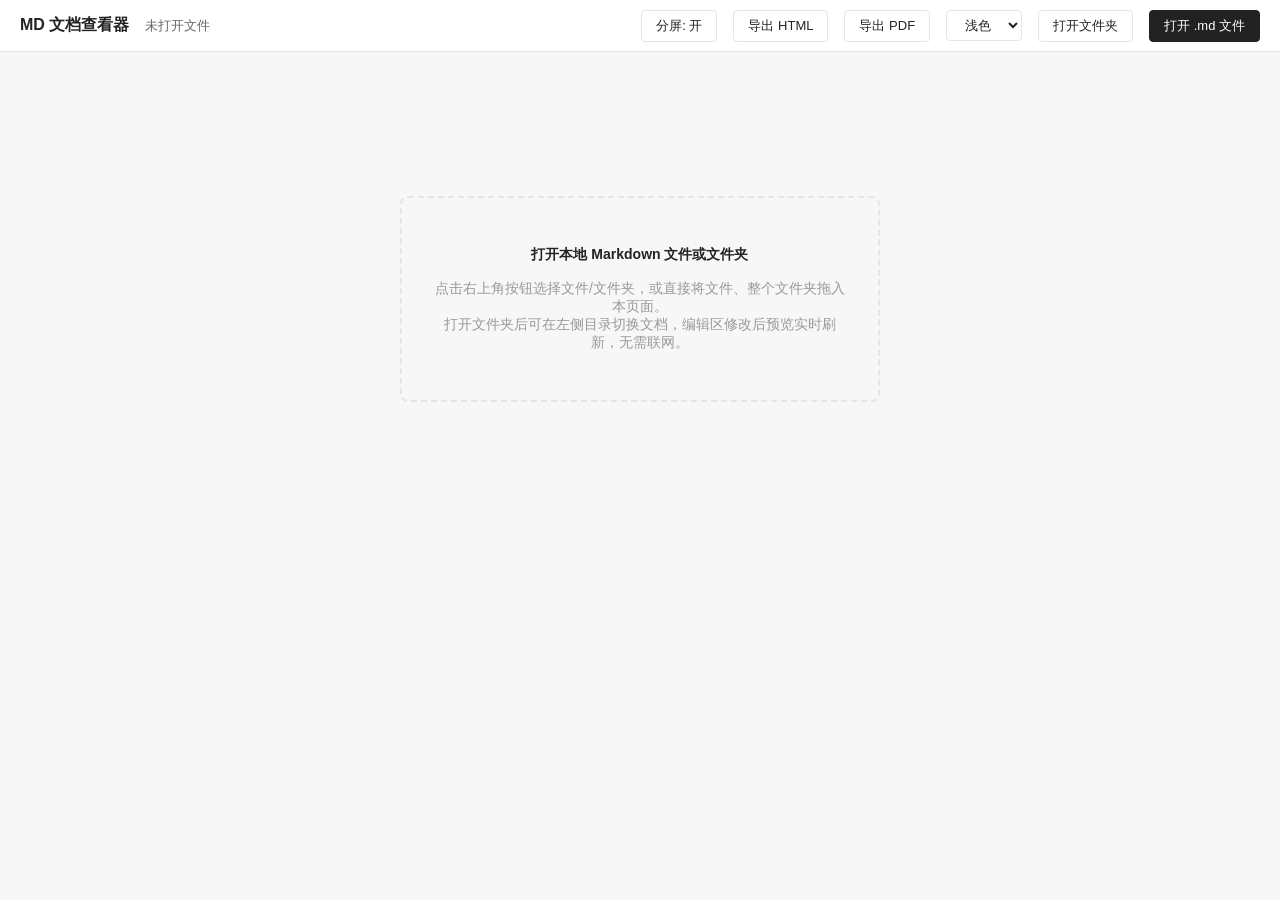
<file: tools/MD文档查看器.html>
<!DOCTYPE html>
<html lang="zh-CN">
<head>
<meta charset="UTF-8">
<title>MD 文档查看器</title>
<style>
  * { margin: 0; padding: 0; box-sizing: border-box; }
  body { background: #f7f7f8; color: #222222; font-family: "Microsoft YaHei", "PingFang SC", sans-serif; height: 100vh; display: flex; flex-direction: column; overflow: hidden; }

  .topbar { background: #ffffff; border-bottom: 1px solid #e5e5e5; padding: 0 20px; height: 52px; display: flex; align-items: center; gap: 16px; flex-shrink: 0; }
  .topbar .title { font-size: 16px; font-weight: bold; }
  .topbar .filename { color: #666666; font-size: 13px; white-space: nowrap; overflow: hidden; text-overflow: ellipsis; flex: 1; }
  .topbar .filename.file-changed { color: #e67e22; cursor: pointer; animation: fileChangedPulse 1.2s ease-in-out infinite; }
  .topbar .filename.file-changed::after { content: " ⟳ 已更新，点击重新加载"; color: #e67e22; }
  @keyframes fileChangedPulse { 50% { opacity: .5; } }
  .topbar .file-mtime { color: #999999; font-size: 12px; white-space: nowrap; }
  .toast { position: fixed; top: 64px; left: 50%; transform: translateX(-50%) translateY(-8px); background: #222222; color: #ffffff; font-size: 13px; padding: 8px 18px; border-radius: 6px; opacity: 0; pointer-events: none; transition: opacity .25s, transform .25s; z-index: 1002; }
  .toast.show { opacity: 1; transform: translateX(-50%) translateY(0); }
  .topbar .filename.file-missing { color: #c0392b; cursor: pointer; }
  .topbar .filename.file-missing::after { content: " 文件已丢失，点击重新打开"; color: #c0392b; }
  .topbar .filename.file-retry { color: #c0392b; }
  .topbar .filename.file-retry::after { content: " 文件读取失败，正在重试…"; color: #c0392b; }
  .btn { border: 1px solid #e5e5e5; background: #ffffff; color: #222222; font-size: 13px; padding: 6px 14px; cursor: pointer; border-radius: 4px; }
  .btn:hover { background: #f5f5f5; }
  .btn-primary { background: #222222; color: #ffffff; border-color: #222222; }
  .btn-primary:hover { background: #444444; }

  .main { flex: 1; display: flex; overflow: hidden; }
  .pane { flex: 1; overflow: auto; padding: 24px 32px; }
  .editor-pane { border-right: 1px solid #e5e5e5; background: #ffffff; }
  .preview-pane { background: #f7f7f8; }
  #editor { width: 100%; height: 100%; border: none; outline: none; resize: none; font-family: Consolas, "Courier New", monospace; font-size: 14px; line-height: 1.7; color: #222222; background: transparent; }
  #preview { max-width: 860px; margin: 0 auto; background: #ffffff; border: 1px solid #e5e5e5; border-radius: 6px; padding: 32px 40px; line-height: 1.75; font-size: 14px; }

  .empty-tip { color: #999999; text-align: center; padding-top: 120px; font-size: 14px; }
  .empty-tip .drop { border: 2px dashed #e5e5e5; border-radius: 8px; padding: 48px 32px; margin: 0 auto; max-width: 480px; }
  .empty-tip b { color: #222222; }

  body.dragging::after { content: "松开鼠标打开文件或文件夹"; position: fixed; inset: 0; background: rgba(0,0,0,.35); color: #fff; font-size: 22px; display: flex; align-items: center; justify-content: center; z-index: 99; }

  #preview h1 { font-size: 24px; border-bottom: 2px solid #e5e5e5; padding-bottom: 10px; margin: 24px 0 16px; }
  #preview h2 { font-size: 20px; border-bottom: 1px solid #e5e5e5; padding-bottom: 8px; margin: 22px 0 14px; }
  #preview h3 { font-size: 17px; margin: 20px 0 12px; }
  #preview h4, #preview h5, #preview h6 { font-size: 15px; margin: 16px 0 10px; }
  #preview p { margin: 10px 0; }
  #preview ul, #preview ol { margin: 10px 0 10px 24px; }
  #preview li { margin: 4px 0; }
  #preview blockquote { border-left: 4px solid #cccccc; background: #f8f8f8; padding: 8px 16px; margin: 12px 0; color: #666666; }
  #preview code { font-family: Consolas, "Courier New", monospace; background: #f2f2f3; border: 1px solid #e5e5e5; border-radius: 3px; padding: 1px 5px; font-size: 13px; }
  #preview pre { background: #f8f8f8; border: 1px solid #e5e5e5; border-radius: 6px; padding: 14px 16px; overflow: auto; margin: 12px 0; }
  #preview pre code { background: none; border: none; padding: 0; }
  #preview table { border-collapse: collapse; width: 100%; margin: 12px 0; }
  #preview th, #preview td { border: 1px solid #e5e5e5; padding: 7px 12px; text-align: left; }
  #preview th { background: #f8f8f8; }
  #preview tr:hover td { background: #fafafa; }
  #preview hr { border: none; border-top: 1px solid #e5e5e5; margin: 18px 0; }
  #preview a { color: #222222; }
  #preview img { max-width: 100%; }
  .mermaid-block { position: relative; background: #ffffff; border: 1px solid #e5e5e5; border-radius: 6px; padding: 16px; margin: 12px 0; text-align: center; overflow: auto; }
  #preview.dark-diagram .mermaid-block { background: #141c2b; border-color: #2a3548; }
  .mermaid-block svg { max-width: 100%; }
  .mermaid-tools { position: absolute; top: 6px; right: 6px; display: none; gap: 6px; }
  .mermaid-block:hover .mermaid-tools { display: flex; }
  .mermaid-tools button { font-size: 12px; padding: 3px 10px; border: 1px solid #e5e5e5; background: #ffffff; color: #222222; cursor: pointer; border-radius: 4px; }
  .mermaid-tools button:hover { background: #f5f5f5; }
  .mermaid-error { color: #c0392b; text-align: left; font-size: 13px; font-family: Consolas, monospace; }
  .mmd-fs-mask { position: fixed; inset: 0; background: #ffffff; z-index: 1000; overflow: hidden; }
  .mmd-fs-stage { position: absolute; inset: 0; transform-origin: 0 0; cursor: grab; }
  .mmd-fs-stage:active { cursor: grabbing; }
  .mmd-fs-stage svg { display: block; }
  .mmd-fs-close { position: fixed; top: 12px; right: 16px; z-index: 1001; font-size: 13px; padding: 6px 14px; border: 1px solid #e5e5e5; background: #ffffff; color: #222222; cursor: pointer; border-radius: 4px; }
  .mmd-fs-close:hover { background: #f5f5f5; }
  .mmd-fs-hint { position: fixed; bottom: 14px; left: 0; right: 0; text-align: center; color: #999999; font-size: 12px; pointer-events: none; }

  .sidebar { width: 240px; flex-shrink: 0; background: #fbfbfc; border-right: 1px solid #e5e5e5; overflow: auto; padding: 14px 10px; }
  .sidebar[hidden] { display: none; }
  .sidebar-head { padding: 0 6px 10px; border-bottom: 1px solid #ececec; margin-bottom: 6px; }
  .sidebar-head .folder-name { font-size: 13px; font-weight: bold; color: #222222; word-break: break-all; }
  .sidebar-head .doc-count { font-size: 12px; color: #999999; margin-top: 3px; }
  .tree-empty { color: #999999; font-size: 12px; padding: 8px 6px; line-height: 1.6; }
  .tree ul { list-style: none; margin: 0; padding-left: 14px; }
  .tree > ul { padding-left: 0; }
  .tree li { margin: 0; }
  .tree-row { display: flex; align-items: center; gap: 5px; padding: 5px 6px; border-radius: 4px; cursor: pointer; font-size: 13px; color: #333333; white-space: nowrap; overflow: hidden; }
  .tree-row:hover { background: #f0f0f2; }
  .tree-row .arrow { width: 10px; flex-shrink: 0; font-size: 10px; color: #999999; text-align: center; transition: transform .15s; }
  .tree-row .label { overflow: hidden; text-overflow: ellipsis; }
  .folder.collapsed > .tree-row .arrow { transform: rotate(-90deg); }
  .folder.collapsed > ul { display: none; }
  .file-row.active, .file-row.active:hover { background: #222222; color: #ffffff; }

  @media print {
    html, body { height: auto; overflow: visible; background: #ffffff; }
    body { display: block; }
    .topbar, .sidebar, .editor-pane, #emptyTip, .mermaid-tools, .mmd-fs-mask { display: none !important; }
    .main { display: block; overflow: visible; }
    .pane { overflow: visible; padding: 0; }
    .preview-pane { background: #ffffff; }
    #preview { max-width: none; margin: 0; padding: 0; border: none; border-radius: 0; }
    #preview h1, #preview h2, #preview h3, #preview h4, #preview h5, #preview h6 { break-after: avoid; }
    #preview pre, #preview blockquote, #preview table, #preview tr, #preview img, .mermaid-block { break-inside: avoid; }
    #preview pre { overflow: visible; white-space: pre-wrap; word-break: break-word; }
    .mermaid-block { border: none; padding: 0; overflow: visible; }
    .mermaid-block svg { max-width: 100% !important; height: auto; }
    @page { margin: 14mm 12mm; }
  }
</style>
</head>
<body>
  <div class="topbar">
    <span class="title">MD 文档查看器</span>
    <span class="filename" id="filename">未打开文件</span>
    <span class="file-mtime" id="fileMtime"></span>
    <button class="btn" id="btnSplit">分屏: 开</button>
    <button class="btn" id="btnExport">导出 HTML</button>
    <button class="btn" id="btnPdf" title="调用浏览器打印，在目标打印机中选择“另存为 PDF”">导出 PDF</button>
    <select class="btn" id="themeSel" title="Mermaid 配色主题">
      <option value="default">浅色</option>
      <option value="dark">深色</option>
      <option value="neutral">中性</option>
      <option value="forest">森林</option>
    </select>
    <button class="btn" id="btnOpenFolder">打开文件夹</button>
    <button class="btn btn-primary" id="btnOpen">打开 .md 文件</button>
    <input type="file" id="fileInput" accept=".md,.markdown,.txt" hidden>
    <input type="file" id="folderInput" webkitdirectory multiple hidden>
  </div>

  <div class="main">
    <aside class="sidebar" id="sidebar" hidden>
      <div class="sidebar-head">
        <div class="folder-name" id="folderName"></div>
        <div class="doc-count" id="docCount"></div>
      </div>
      <div class="tree" id="tree"></div>
    </aside>
    <div class="pane editor-pane" id="editorPane" style="display:none">
      <textarea id="editor" placeholder="# 在此输入或粘贴 Markdown 内容&#10;&#10;也可以点击右上角「打开 .md 文件」，或将文件拖拽到页面中" spellcheck="false"></textarea>
    </div>
    <div class="pane preview-pane" id="previewPane">
      <div class="empty-tip" id="emptyTip">
        <div class="drop">
          <b>打开本地 Markdown 文件或文件夹</b><br><br>
          点击右上角按钮选择文件/文件夹，或直接将文件、整个文件夹拖入本页面。<br>
          打开文件夹后可在左侧目录切换文档，编辑区修改后预览实时刷新，无需联网。
        </div>
      </div>
      <div id="preview" hidden></div>
    </div>
  </div>

<div class="toast" id="toast"></div>
<script src="mermaid.min.js"></script>
<script>
(function () {
  var editor = document.getElementById('editor');
  var preview = document.getElementById('preview');
  var emptyTip = document.getElementById('emptyTip');
  var filenameEl = document.getElementById('filename');
  var fileInput = document.getElementById('fileInput');
  var btnOpen = document.getElementById('btnOpen');
  var btnExport = document.getElementById('btnExport');
  var btnPdf = document.getElementById('btnPdf');
  var btnSplit = document.getElementById('btnSplit');
  var editorPane = document.getElementById('editorPane');
  var previewPane = document.getElementById('previewPane');
  var themeSel = document.getElementById('themeSel');
  var sidebar = document.getElementById('sidebar');
  var treeEl = document.getElementById('tree');
  var folderNameEl = document.getElementById('folderName');
  var docCountEl = document.getElementById('docCount');
  var btnOpenFolder = document.getElementById('btnOpenFolder');
  var folderInput = document.getElementById('folderInput');
  var fileMtimeEl = document.getElementById('fileMtime');
  var toastEl = document.getElementById('toast');

  var folderFiles = {};      // 相对路径 -> File
  var folderHandles = {};    // 相对路径 -> FileSystemFileHandle（FSA 打开时才有）
  var folderPathsLower = {}; // 小写相对路径 -> 实际相对路径
  var fileContent = {};      // 相对路径 -> 编辑后的内容
  var fileEdited = {};       // 相对路径 -> 用户是否手动编辑过
  var imageUrls = {};        // 相对路径 -> blob URL
  var blobPaths = {};        // blob URL -> 相对路径
  var currentPath = '';

  // 磁盘文件变化监测（事件驱动）：
  // 页面从失焦恢复（窗口聚焦 / 标签页切回）时重新读取文件比对内容；
  // File input / 拖拽拿到的 File 对象在文件被外部修改后读取会永久失败
  // （Chromium 校验创建时的快照元数据），因此打开文件/文件夹优先走
  // File System Access API，检查时通过 handle.getFile() 每次取全新 File。
  var watch = { file: null, handle: null, loaded: '', userEdited: false, missCount: 0 };
  var watchPending = false;
  var watchSeq = 0;

  var FONT_STACK = '"PingFang SC", "Microsoft YaHei", -apple-system, "Segoe UI", sans-serif';
  function applyMermaidTheme(name) {
    if (typeof mermaid === 'undefined') return;
    mermaid.initialize({
      startOnLoad: false,
      theme: name,
      fontFamily: FONT_STACK,
      flowchart: { htmlLabels: false, curve: 'basis', useMaxWidth: true },
      sequence: { useMaxWidth: true },
      class: { htmlLabels: false, useMaxWidth: true },
      state: { useMaxWidth: true },
      gantt: { useMaxWidth: true }
    });
    preview.classList.toggle('dark-diagram', name === 'dark');
  }

  var savedTheme = 'default';
  try { savedTheme = localStorage.getItem('mmdTheme') || 'default'; } catch (e) {}
  applyMermaidTheme(savedTheme);
  themeSel.value = savedTheme;
  themeSel.addEventListener('change', function () {
    try { localStorage.setItem('mmdTheme', themeSel.value); } catch (e) {}
    applyMermaidTheme(themeSel.value);
    refresh();
  });

  function esc(s) {
    return s.replace(/&/g, '&amp;').replace(/</g, '&lt;').replace(/>/g, '&gt;').replace(/"/g, '&quot;');
  }

  function inline(s) {
    var codes = [];
    s = s.replace(/`([^`]+)`/g, function (m, c) {
      codes.push('<code>' + esc(c) + '</code>');
      return '\u0000' + (codes.length - 1) + '\u0000';
    });
    s = esc(s);
    s = s.replace(/!\[([^\]]*)\]\(([^)]+)\)/g, function (m, alt, src) {
      var raw = src.trim();
      if (/^(https?:|data:)/i.test(raw)) return '<img src="' + raw + '" alt="' + alt + '">';
      var local = resolveImageUrl(raw);
      if (local) return '<img src="' + local + '" alt="' + alt + '">';
      return '<i>[图片: ' + alt + ']</i>';
    });
    s = s.replace(/\[([^\]]+)\]\(([^)]+)\)/g, function (m, txt, href) {
      if (!/^(https?:|mailto:|#)/i.test(href)) return txt;
      return '<a href="' + href + '" target="_blank">' + txt + '</a>';
    });
    s = s.replace(/\*\*([^*]+)\*\*/g, '<strong>$1</strong>');
    s = s.replace(/__([^_]+)__/g, '<strong>$1</strong>');
    s = s.replace(/\*([^*]+)\*/g, '<em>$1</em>');
    s = s.replace(/_([^_]+)_/g, '<em>$1</em>');
    s = s.replace(/~~([^~]+)~~/g, '<del>$1</del>');
    s = s.replace(/\u0000(\d+)\u0000/g, function (m, i) { return codes[+i]; });
    return s;
  }

  function render(src) {
    var lines = src.split(/\r?\n/);
    var html = [];
    var i = 0;
    var inList = null; // 'ul' | 'ol'
    var para = [];

    function closeList() {
      if (inList) { html.push('</' + inList + '>'); inList = null; }
    }
    function closePara() {
      if (para.length) { html.push('<p>' + inline(para.join('<br>')) + '</p>'); para = []; }
    }

    while (i < lines.length) {
      var line = lines[i];

      if (/^```/.test(line)) {
        closePara(); closeList();
        var lang = line.slice(3).trim().toLowerCase();
        var buf = [];
        i++;
        while (i < lines.length && !/^```/.test(lines[i])) { buf.push(lines[i]); i++; }
        i++;
        if (lang === 'mermaid') {
          html.push('<div class="mermaid-block" data-code="' + esc(buf.join('\n')) + '"></div>');
        } else {
          html.push('<pre><code>' + esc(buf.join('\n')) + '</code></pre>');
        }
        continue;
      }

      var h = line.match(/^(#{1,6})\s+(.*)$/);
      if (h) {
        closePara(); closeList();
        html.push('<h' + h[1].length + '>' + inline(h[2]) + '</h' + h[1].length + '>');
        i++; continue;
      }

      if (/^(-{3,}|\*{3,}|_{3,})\s*$/.test(line)) {
        closePara(); closeList();
        html.push('<hr>');
        i++; continue;
      }

      if (/^>\s?/.test(line)) {
        closePara(); closeList();
        var q = [];
        while (i < lines.length && /^>\s?/.test(lines[i])) { q.push(lines[i].replace(/^>\s?/, '')); i++; }
        html.push('<blockquote>' + render(q.join('\n')) + '</blockquote>');
        continue;
      }

      if (/^\s*\|.*\|\s*$/.test(line) && i + 1 < lines.length && /^\s*\|?\s*:?-{2,}/.test(lines[i + 1])) {
        closePara(); closeList();
        function cells(l) {
          l = l.trim().replace(/^\|/, '').replace(/\|$/, '');
          return l.split('|').map(function (c) { return c.trim(); });
        }
        var head = cells(line);
        i += 2;
        var rows = [];
        while (i < lines.length && /^\s*\|.*\|\s*$/.test(lines[i])) { rows.push(cells(lines[i])); i++; }
        html.push('<table><thead><tr>');
        head.forEach(function (c) { html.push('<th>' + inline(c) + '</th>'); });
        html.push('</tr></thead><tbody>');
        rows.forEach(function (r) {
          html.push('<tr>');
          head.forEach(function (_, ci) { html.push('<td>' + inline(r[ci] || '') + '</td>'); });
          html.push('</tr>');
        });
        html.push('</tbody></table>');
        continue;
      }

      var ul = line.match(/^(\s*)[-*+]\s+(.*)$/);
      var ol = line.match(/^(\s*)\d+[.)]\s+(.*)$/);
      if (ul || ol) {
        closePara();
        var type = ul ? 'ul' : 'ol';
        if (inList !== type) { closeList(); html.push('<' + type + '>'); inList = type; }
        html.push('<li>' + inline((ul || ol)[2]) + '</li>');
        i++; continue;
      }

      if (line.trim() === '') {
        closePara(); closeList();
        i++; continue;
      }

      closeList();
      para.push(line.trim());
      i++;
    }
    closePara(); closeList();
    return html.join('\n');
  }

  function refresh() {
    var has = editor.value.trim().length > 0;
    emptyTip.hidden = has;
    preview.hidden = !has;
    if (has) preview.innerHTML = render(editor.value);
    renderMermaid();
  }

  var mmdSeq = 0;
  async function renderMermaid() {
    if (typeof mermaid === 'undefined') return;
    var els = preview.querySelectorAll('.mermaid-block');
    for (var idx = 0; idx < els.length; idx++) {
      var el = els[idx];
      if (el.dataset.rendered) continue;
      el.dataset.rendered = '1';
      var id = 'mmd-' + (++mmdSeq);
      try {
        var r = await mermaid.render(id, el.getAttribute('data-code'));
        el.innerHTML = r.svg;
        addMermaidTools(el);
      } catch (e) {
        el.removeAttribute('data-rendered');
        el.innerHTML = '<div class="mermaid-error">Mermaid 语法错误：' + esc(String(e && e.message || e)) + '</div>';
        var tmp = document.getElementById('d' + id);
        if (tmp) tmp.remove();
      }
    }
  }

  function svgSource(svgEl) {
    var vb = (svgEl.getAttribute('viewBox') || '').split(/[\s,]+/);
    var w = parseFloat(vb[2]) || svgEl.offsetWidth || 800;
    var h = parseFloat(vb[3]) || svgEl.offsetHeight || 600;
    var clone = svgEl.cloneNode(true);
    clone.setAttribute('width', w);
    clone.setAttribute('height', h);
    clone.setAttribute('xmlns', 'http://www.w3.org/2000/svg');
    return { xml: new XMLSerializer().serializeToString(clone), w: w, h: h };
  }

  function triggerDownload(href, name) {
    var a = document.createElement('a');
    a.href = href;
    a.download = name;
    a.click();
  }

  function exportSvg(svgEl) {
    var s = svgSource(svgEl);
    var blob = new Blob(['<?xml version="1.0" encoding="UTF-8"?>\n' + s.xml], { type: 'image/svg+xml;charset=utf-8' });
    var url = URL.createObjectURL(blob);
    triggerDownload(url, baseName() + '-' + Date.now() + '.svg');
    setTimeout(function () { URL.revokeObjectURL(url); }, 1000);
  }

  function exportPng(svgEl) {
    var s = svgSource(svgEl);
    var img = new Image();
    img.onload = function () {
      var scale = 2;
      var c = document.createElement('canvas');
      c.width = s.w * scale;
      c.height = s.h * scale;
      var ctx = c.getContext('2d');
      ctx.fillStyle = '#ffffff';
      ctx.fillRect(0, 0, c.width, c.height);
      ctx.drawImage(img, 0, 0, c.width, c.height);
      triggerDownload(c.toDataURL('image/png'), baseName() + '-' + Date.now() + '.png');
    };
    img.src = 'data:image/svg+xml;base64,' + btoa(unescape(encodeURIComponent(s.xml)));
  }

  function addMermaidTools(el) {
    var bar = document.createElement('div');
    bar.className = 'mermaid-tools';
    var svgBtn = document.createElement('button');
    svgBtn.textContent = 'SVG';
    svgBtn.title = '导出 SVG';
    svgBtn.onclick = function () { exportSvg(el.querySelector('svg')); };
    var pngBtn = document.createElement('button');
    pngBtn.textContent = 'PNG';
    pngBtn.title = '导出 PNG（2 倍清晰度）';
    pngBtn.onclick = function () { exportPng(el.querySelector('svg')); };
    bar.appendChild(svgBtn);
    bar.appendChild(pngBtn);
    var fsBtn = document.createElement('button');
    fsBtn.textContent = '全屏';
    fsBtn.title = '全屏查看';
    fsBtn.onclick = function () { openMermaidFullscreen(el.querySelector('svg')); };
    bar.appendChild(fsBtn);
    el.appendChild(bar);
  }

  function openMermaidFullscreen(svgEl) {
    var s = svgSource(svgEl);
    var mask = document.createElement('div');
    mask.className = 'mmd-fs-mask';
    var stage = document.createElement('div');
    stage.className = 'mmd-fs-stage';
    stage.innerHTML = s.xml;
    mask.appendChild(stage);
    var closeBtn = document.createElement('button');
    closeBtn.className = 'mmd-fs-close';
    closeBtn.textContent = '关闭 (Esc)';
    mask.appendChild(closeBtn);
    var hint = document.createElement('div');
    hint.className = 'mmd-fs-hint';
    hint.textContent = '滚轮缩放 · 拖拽平移 · 双击复位';
    mask.appendChild(hint);
    document.body.appendChild(mask);

    var scale = Math.min(window.innerWidth / s.w, window.innerHeight / s.h, 1) * 0.9;
    var tx = (window.innerWidth - s.w * scale) / 2;
    var ty = (window.innerHeight - s.h * scale) / 2;
    var baseScale = scale, baseTx = tx, baseTy = ty;
    var closed = false;

    function apply() {
      stage.style.transform = 'translate(' + tx + 'px,' + ty + 'px) scale(' + scale + ')';
    }
    apply();

    function onWheel(e) {
      e.preventDefault();
      var factor = e.deltaY < 0 ? 1.15 : 1 / 1.15;
      var ns = Math.min(20, Math.max(0.05, scale * factor));
      factor = ns / scale;
      tx = e.clientX - (e.clientX - tx) * factor;
      ty = e.clientY - (e.clientY - ty) * factor;
      scale = ns;
      apply();
    }
    function onDblClick() { scale = baseScale; tx = baseTx; ty = baseTy; apply(); }
    function onMove(e) {
      if (!dragging) return;
      tx += e.clientX - lx;
      ty += e.clientY - ly;
      lx = e.clientX;
      ly = e.clientY;
      apply();
    }
    function onUp() { dragging = false; }
    function onKey(e) { if (e.key === 'Escape') close(); }
    function close() {
      if (closed) return;
      closed = true;
      mask.remove();
      window.removeEventListener('mousemove', onMove);
      window.removeEventListener('mouseup', onUp);
      window.removeEventListener('keydown', onKey);
    }

    var dragging = false, lx = 0, ly = 0;
    stage.addEventListener('mousedown', function (e) { dragging = true; lx = e.clientX; ly = e.clientY; e.preventDefault(); });
    window.addEventListener('mousemove', onMove);
    window.addEventListener('mouseup', onUp);
    window.addEventListener('keydown', onKey);
    mask.addEventListener('wheel', onWheel, { passive: false });
    mask.addEventListener('dblclick', onDblClick);
    closeBtn.addEventListener('click', close);
  }

  function normalizePath(p) {
    var out = [];
    p.split('/').forEach(function (seg) {
      if (!seg || seg === '.') return;
      if (seg === '..') { out.pop(); return; }
      out.push(seg);
    });
    return out.join('/');
  }

  function isMarkdownPath(p) { return /\.(md|markdown|txt)$/i.test(p); }
  function isImagePath(p) { return /\.(png|jpe?g|gif|svg|webp|bmp|ico|avif)$/i.test(p); }
  function baseName(p) {
    p = p || filenameEl.textContent || '';
    var i = p.lastIndexOf('/');
    if (i >= 0) p = p.slice(i + 1);
    return p.replace(/\.[^.]*$/, '').replace('未打开文件', '').trim() || 'diagram';
  }
  function dirName(p) { var i = p.lastIndexOf('/'); return i < 0 ? '' : p.slice(0, i); }

  function resolveImageUrl(src) {
    if (!currentPath) return null;
    var clean = src.trim().replace(/^<|>$/g, '').split('#')[0].split('?')[0];
    if (!clean || /^(https?:|data:|blob:)/i.test(clean)) return null;
    try { clean = decodeURIComponent(clean); } catch (e) {}
    var joined = clean.charAt(0) === '/' ? clean.slice(1) : dirName(currentPath) + '/' + clean;
    var p = normalizePath(joined);
    var actual = folderFiles[p] ? p : folderPathsLower[p.toLowerCase()];
    if (!actual || !folderFiles[actual] || !isImagePath(actual)) return null;
    if (!imageUrls[actual]) {
      imageUrls[actual] = URL.createObjectURL(folderFiles[actual]);
      blobPaths[imageUrls[actual]] = actual;
    }
    return imageUrls[actual];
  }

  function clearFolder() {
    stopWatch();
    Object.keys(imageUrls).forEach(function (p) { URL.revokeObjectURL(imageUrls[p]); });
    folderFiles = {};
    folderHandles = {};
    folderPathsLower = {};
    fileContent = {};
    fileEdited = {};
    imageUrls = {};
    blobPaths = {};
    currentPath = '';
    treeEl.innerHTML = '';
  }

  function markActive(path) {
    var rows = treeEl.querySelectorAll('.file-row');
    for (var i = 0; i < rows.length; i++) {
      rows[i].classList.toggle('active', !!path && rows[i].dataset.path === path);
    }
  }

  function setFolder(entries) {
    clearFolder();
    var mdPaths = [];
    entries.forEach(function (item) {
      var p = normalizePath(item.path);
      if (!p) return;
      folderFiles[p] = item.file;
      folderHandles[p] = item.handle || null;
      folderPathsLower[p.toLowerCase()] = p;
      if (isMarkdownPath(p)) mdPaths.push(p);
    });
    mdPaths.sort(function (a, b) { return a.localeCompare(b, 'zh-CN'); });
    var rootName = entries.length ? normalizePath(entries[0].path).split('/')[0] : '';
    folderNameEl.textContent = rootName;
    docCountEl.textContent = mdPaths.length + ' 个 Markdown 文件';
    sidebar.hidden = false;
    if (!mdPaths.length) {
      treeEl.innerHTML = '<div class="tree-empty">该文件夹中没有 .md / .markdown / .txt 文件</div>';
      editor.value = '';
      filenameEl.textContent = '未打开文件';
      filenameEl.title = '';
      refresh();
      return;
    }
    buildTree(mdPaths);
    openPath(mdPaths[0]);
  }

  function buildTree(mdPaths) {
    var root = { dirs: {}, files: [] };
    mdPaths.forEach(function (p) {
      var segs = p.split('/').slice(1);
      if (!segs.length) segs = [p];
      var node = root;
      for (var i = 0; i < segs.length - 1; i++) {
        if (!node.dirs[segs[i]]) node.dirs[segs[i]] = { dirs: {}, files: [] };
        node = node.dirs[segs[i]];
      }
      node.files.push({ name: segs[segs.length - 1], path: p });
    });
    var ul = document.createElement('ul');
    renderTree(root, ul);
    treeEl.innerHTML = '';
    treeEl.appendChild(ul);
  }

  function renderTree(node, ul) {
    Object.keys(node.dirs).sort(function (a, b) { return a.localeCompare(b, 'zh-CN'); }).forEach(function (name) {
      var li = document.createElement('li');
      li.className = 'folder';
      var row = document.createElement('div');
      row.className = 'tree-row folder-row';
      var arrow = document.createElement('span');
      arrow.className = 'arrow';
      arrow.textContent = '\u25be';
      var label = document.createElement('span');
      label.className = 'label';
      label.textContent = name;
      label.title = name;
      row.appendChild(arrow);
      row.appendChild(label);
      row.addEventListener('click', function () { li.classList.toggle('collapsed'); });
      var childUl = document.createElement('ul');
      renderTree(node.dirs[name], childUl);
      li.appendChild(row);
      li.appendChild(childUl);
      ul.appendChild(li);
    });
    node.files.forEach(function (f) {
      var li = document.createElement('li');
      var row = document.createElement('div');
      row.className = 'tree-row file-row';
      row.dataset.path = f.path;
      row.title = f.path;
      var arrow = document.createElement('span');
      arrow.className = 'arrow';
      var label = document.createElement('span');
      label.className = 'label';
      label.textContent = f.name;
      row.appendChild(arrow);
      row.appendChild(label);
      row.addEventListener('click', function () { openPath(f.path); });
      li.appendChild(row);
      ul.appendChild(li);
    });
  }

  function openPath(path) {
    if (!folderFiles[path]) return;
    if (currentPath) fileContent[currentPath] = editor.value;
    currentPath = path;
    markActive(path);
    filenameEl.textContent = path.split('/').slice(1).join('/') || baseName(path);
    filenameEl.title = path;
    previewPane.scrollTop = 0;
    editor.scrollTop = 0;
    var show = function (text) {
      if (currentPath !== path) return;
      editor.value = text;
      startWatch(folderFiles[path], text, fileEdited[path], folderHandles[path]);
      updateMtime(folderFiles[path]);
      refresh();
    };
    if (fileContent[path] !== undefined) {
      show(fileContent[path]);
      return;
    }
    var reader = new FileReader();
    reader.onload = function () {
      fileContent[path] = reader.result;
      show(reader.result);
    };
    reader.readAsText(folderFiles[path], 'UTF-8');
  }

  function readDataUrl(file) {
    return new Promise(function (resolve, reject) {
      var reader = new FileReader();
      reader.onload = function () { resolve(reader.result); };
      reader.onerror = function () { reject(reader.error); };
      reader.readAsDataURL(file);
    });
  }

  function readEntry(entry, path, out) {
    return new Promise(function (resolve) {
      if (entry.isFile) {
        entry.file(function (file) {
          out.push({ path: path, file: file });
          resolve();
        }, function () { resolve(); });
      } else if (entry.isDirectory) {
        var reader = entry.createReader();
        var children = [];
        var readMore = function () {
          reader.readEntries(function (batch) {
            if (!batch.length) {
              Promise.all(children.map(function (child) {
                return readEntry(child, path + '/' + child.name, out);
              })).then(resolve);
              return;
            }
            children = children.concat(Array.prototype.slice.call(batch));
            readMore();
          }, function () { resolve(); });
        };
        readMore();
      } else {
        resolve();
      }
    });
  }

  function clearFileHint() {
    filenameEl.classList.remove('file-changed', 'file-missing', 'file-retry');
  }

  function formatTime(ts) {
    var d = new Date(ts);
    var p = function (n) { return (n < 10 ? '0' : '') + n; };
    return d.getFullYear() + '-' + p(d.getMonth() + 1) + '-' + p(d.getDate()) + ' ' +
      p(d.getHours()) + ':' + p(d.getMinutes()) + ':' + p(d.getSeconds());
  }

  function updateMtime(file) {
    fileMtimeEl.textContent = file ? '修改于 ' + formatTime(file.lastModified) : '';
  }

  var toastTimer = null;
  function showToast(msg) {
    toastEl.textContent = msg;
    toastEl.classList.add('show');
    clearTimeout(toastTimer);
    toastTimer = setTimeout(function () { toastEl.classList.remove('show'); }, 2200);
  }

  function startWatch(file, text, edited, handle) {
    watchSeq++;
    watch.file = file || null;
    watch.handle = handle || null;
    watch.loaded = text || '';
    watch.userEdited = !!edited;
    watch.missCount = 0;
    clearTimeout(watchRetryTimer);
    watchPending = false;
    clearFileHint();
  }

  function stopWatch() {
    watchSeq++;
    watch.file = null;
    watch.handle = null;
    watch.loaded = '';
    watch.userEdited = false;
    watch.missCount = 0;
    clearTimeout(watchRetryTimer);
    watchPending = false;
    updateMtime(null);
    clearFileHint();
  }

  function showFileChanged() {
    watchPending = true;
    filenameEl.classList.add('file-changed');
    var base = filenameEl.title.split('（文件')[0];
    filenameEl.title = base + '（文件已在磁盘上更新，点击文件名重新加载）';
  }

  function showFileMissing() {
    stopWatch();
    updateMtime(null);
    filenameEl.classList.add('file-missing');
    filenameEl.title = '原文件已丢失或无法读取（可能被外部程序替换），点击文件名重新打开';
    watchPending = true;
  }

  // 检查失败后自动重试（1.5 秒一次），不依赖用户再切窗口：
  // AI 编辑器写文件可能持锁数秒，持续失败超过 15 秒才判定文件丢失。
  var RETRY_INTERVAL = 1500;
  var MISS_GIVE_UP_MS = 15000;
  var watchRetryTimer = null;
  var watchMissStart = 0;

  function handleReadMiss() {
    if (!watch.missCount) watchMissStart = Date.now();
    watch.missCount++;
    if (Date.now() - watchMissStart > MISS_GIVE_UP_MS) { showFileMissing(); return; }
    filenameEl.classList.remove('file-changed');
    filenameEl.classList.add('file-retry');
    clearTimeout(watchRetryTimer);
    watchRetryTimer = setTimeout(checkWatch, RETRY_INTERVAL);
  }

  function handleReadRecover() {
    if (!watch.missCount) return;
    watch.missCount = 0;
    clearTimeout(watchRetryTimer);
    clearFileHint();
    if (watchPending) filenameEl.classList.add('file-changed');
  }

  function applyWatchedText(t, file) {
    var edTop = editor.scrollTop;
    var pvTop = previewPane.scrollTop;
    editor.value = t;
    if (currentPath) {
      fileContent[currentPath] = t;
      fileEdited[currentPath] = false;
    }
    watch.userEdited = false;
    refresh();
    editor.scrollTop = edTop;
    previewPane.scrollTop = pvTop;
    if (file) {
      updateMtime(file);
      showToast('文件已刷新（修改于 ' + formatTime(file.lastModified) + '）');
    }
  }

  function checkWatch() {
    if (!watch.file) return;
    var seq = watchSeq;
    // 有 handle 时每次取全新 File：文件被外部删除重写后依然可读；
    // 没有 handle（拖拽打开）时只能复用原 File，外部替换后读取会永久失败
    var probe = watch.handle
      ? watch.handle.getFile()
      : Promise.resolve(watch.file);
    probe.then(function (fresh) {
      if (seq !== watchSeq) return;
      fresh.text().then(function (t) {
        if (seq !== watchSeq) return;
        watch.file = fresh;
        handleReadRecover();
        if (t === watch.loaded) return;
        watch.loaded = t;
        if (watch.userEdited) { showFileChanged(); return; }
        applyWatchedText(t, fresh);
      }).catch(function () {
        if (seq !== watchSeq) return;
        handleReadMiss();
      });
    }).catch(function () {
      if (seq !== watchSeq) return;
      handleReadMiss();
    });
  }

  window.addEventListener('focus', checkWatch);
  document.addEventListener('visibilitychange', function () {
    if (document.visibilityState === 'visible') checkWatch();
  });

  filenameEl.addEventListener('click', function () {
    if (!watchPending) return;
    if (!watch.file) { openViaPicker(); return; }
    var seq = watchSeq;
    var probe = watch.handle ? watch.handle.getFile() : Promise.resolve(watch.file);
    watchPending = false;
    clearFileHint();
    probe.then(function (fresh) {
      if (seq !== watchSeq) return;
      fresh.text().then(function (t) {
        if (seq !== watchSeq) return;
        watch.file = fresh;
        handleReadRecover();
        watch.loaded = t;
        watch.userEdited = false;
        applyWatchedText(t, fresh);
      }).catch(function () { if (seq !== watchSeq) return; handleReadMiss(); });
    }).catch(function () { if (seq !== watchSeq) return; handleReadMiss(); });
  });

  function openFile(file, handle) {
    if (!file) return;
    currentPath = '';
    markActive('');
    filenameEl.title = file.name;
    updateMtime(file);
    var reader = new FileReader();
    reader.onload = function () {
      editor.value = reader.result;
      filenameEl.textContent = file.name;
      startWatch(file, reader.result, false, handle || null);
      refresh();
    };
    reader.readAsText(file, 'UTF-8');
  }

  function openViaPicker() {
    if (window.showOpenFilePicker) {
      window.showOpenFilePicker({
        types: [{ description: 'Markdown / Text', accept: { 'text/plain': ['.md', '.markdown', '.txt'] } }],
        multiple: false
      }).then(function (handles) {
        if (!handles || !handles[0]) return;
        handles[0].getFile().then(function (file) { openFile(file, handles[0]); });
      }).catch(function () {});
      return;
    }
    fileInput.click();
  }

  btnOpen.addEventListener('click', openViaPicker);
  fileInput.addEventListener('change', function () { openFile(fileInput.files[0]); fileInput.value = ''; });

  btnOpenFolder.addEventListener('click', function () {
    if (window.showDirectoryPicker) {
      window.showDirectoryPicker().then(function (dirHandle) {
        return readHandleTree(dirHandle, dirHandle.name, []).then(function (entries) {
          if (entries.length) setFolder(entries);
        });
      }).catch(function () {});
      return;
    }
    folderInput.click();
  });

  async function readHandleTree(dirHandle, prefix, out) {
    for await (var entry of dirHandle.values()) {
      var path = prefix + '/' + entry.name;
      if (entry.kind === 'file') {
        if (!isMarkdownPath(entry.name) && !isImagePath(entry.name)) continue;
        out.push({ path: path, file: await entry.getFile(), handle: entry });
      } else if (entry.kind === 'directory') {
        await readHandleTree(entry, path, out);
      }
    }
    return out;
  }
  folderInput.addEventListener('change', function () {
    var list = folderInput.files;
    if (list && list.length) {
      var entries = [];
      for (var i = 0; i < list.length; i++) {
        entries.push({ path: list[i].webkitRelativePath || list[i].name, file: list[i] });
      }
      setFolder(entries);
    }
    folderInput.value = '';
  });

  editor.addEventListener('input', function () {
    if (currentPath) {
      fileContent[currentPath] = editor.value;
      fileEdited[currentPath] = true;
    }
    watch.userEdited = true;
    refresh();
  });

  document.addEventListener('dragover', function (e) { e.preventDefault(); document.body.classList.add('dragging'); });
  document.addEventListener('dragleave', function (e) { if (e.target === document.documentElement) document.body.classList.remove('dragging'); });
  document.addEventListener('drop', function (e) {
    e.preventDefault();
    document.body.classList.remove('dragging');
    var dt = e.dataTransfer;
    if (!dt) return;
    // 优先取 File System Access handle：拖拽即视为授权，之后每次 getFile()
    // 都能拿到全新 File，被外部替换后依然可读，自动刷新才成立。
    // 拿不到 handle（旧浏览器）时回退 webkitGetAsEntry / files 逻辑。
    if (dt.items && dt.items.length && dt.items[0].getAsFileSystemHandle) {
      var jobs = [];
      for (var i = 0; i < dt.items.length; i++) {
        jobs.push(dt.items[i].getAsFileSystemHandle());
      }
      Promise.all(jobs).then(function (handles) {
        var fileHandle = null;
        var dirHandle = null;
        handles.forEach(function (h) {
          if (!h) return;
          if (h.kind === 'directory' && !dirHandle) dirHandle = h;
          else if (h.kind === 'file' && !fileHandle) fileHandle = h;
        });
        if (dirHandle) {
          readHandleTree(dirHandle, dirHandle.name, []).then(function (entries) {
            if (entries.length) setFolder(entries);
          });
          return;
        }
        if (fileHandle) {
          fileHandle.getFile().then(function (file) { openFile(file, fileHandle); });
          return;
        }
        dropLegacy(dt);
      });
      return;
    }
    dropLegacy(dt);
  });

  function dropLegacy(dt) {
    var dirEntry = null;
    if (dt.items && dt.items.length) {
      for (var i = 0; i < dt.items.length; i++) {
        var entry = dt.items[i].webkitGetAsEntry ? dt.items[i].webkitGetAsEntry() : null;
        if (entry && entry.isDirectory) { dirEntry = entry; break; }
      }
    }
    if (dirEntry) {
      var out = [];
      readEntry(dirEntry, dirEntry.name, out).then(function () {
        if (out.length) setFolder(out);
      });
      return;
    }
    var f = dt.files && dt.files[0];
    if (f) openFile(f);
  }

  btnSplit.addEventListener('click', function () {
    var on = editorPane.style.display !== 'none';
    editorPane.style.display = on ? 'none' : '';
    btnSplit.textContent = on ? '分屏: 关' : '分屏: 开';
  });

  function exportHtml() {
    var html = preview.innerHTML;
    var urls = [];
    (html.match(/blob:[^"'\s]+/g) || []).forEach(function (u) {
      if (urls.indexOf(u) < 0) urls.push(u);
    });
    var jobs = urls.map(function (url) {
      var file = folderFiles[blobPaths[url]];
      if (!file) return null;
      return readDataUrl(file).then(function (dataUrl) {
        html = html.split(url).join(dataUrl);
      });
    }).filter(function (job) { return !!job; });
    Promise.all(jobs).then(function () { downloadHtml(html); }, function () { downloadHtml(html); });
  }

  function downloadHtml(html) {
    var title = baseName(filenameEl.textContent);
    var doc = '<!DOCTYPE html>\n<html><head><meta charset="UTF-8"><title>' +
      esc(title) + '</title>\n<style>body{max-width:860px;margin:40px auto;padding:0 20px;line-height:1.75;font-size:14px;color:#222;font-family:"Microsoft YaHei",sans-serif}' +
      'h1{border-bottom:2px solid #e5e5e5;padding-bottom:10px}h2{border-bottom:1px solid #e5e5e5;padding-bottom:8px}' +
      'code{background:#f2f2f3;border:1px solid #e5e5e5;border-radius:3px;padding:1px 5px;font-family:Consolas,monospace;font-size:13px}' +
      'pre{background:#f8f8f8;border:1px solid #e5e5e5;border-radius:6px;padding:14px 16px;overflow:auto}' +
      'pre code{background:none;border:none;padding:0}blockquote{border-left:4px solid #ccc;background:#f8f8f8;padding:8px 16px;color:#666;margin:12px 0}' +
      'table{border-collapse:collapse;width:100%}th,td{border:1px solid #e5e5e5;padding:7px 12px;text-align:left}th{background:#f8f8f8}</style></head>\n<body>\n' +
      html + '\n</body></html>';
    var blob = new Blob([doc], { type: 'text/html;charset=utf-8' });
    var a = document.createElement('a');
    a.href = URL.createObjectURL(blob);
    a.download = (title.replace(/\.[^.]*$/, '') || 'document') + '.html';
    a.click();
    URL.revokeObjectURL(a.href);
  }

  btnExport.addEventListener('click', exportHtml);

  async function exportPdf() {
    if (preview.hidden) return;
    await renderMermaid();
    var oldTitle = document.title;
    document.title = baseName();
    var restore = function () {
      document.title = oldTitle;
      window.removeEventListener('afterprint', restore);
    };
    window.addEventListener('afterprint', restore);
    window.print();
  }

  btnPdf.addEventListener('click', exportPdf);

  refresh();
})();
</script>
</body>
</html>
</file>
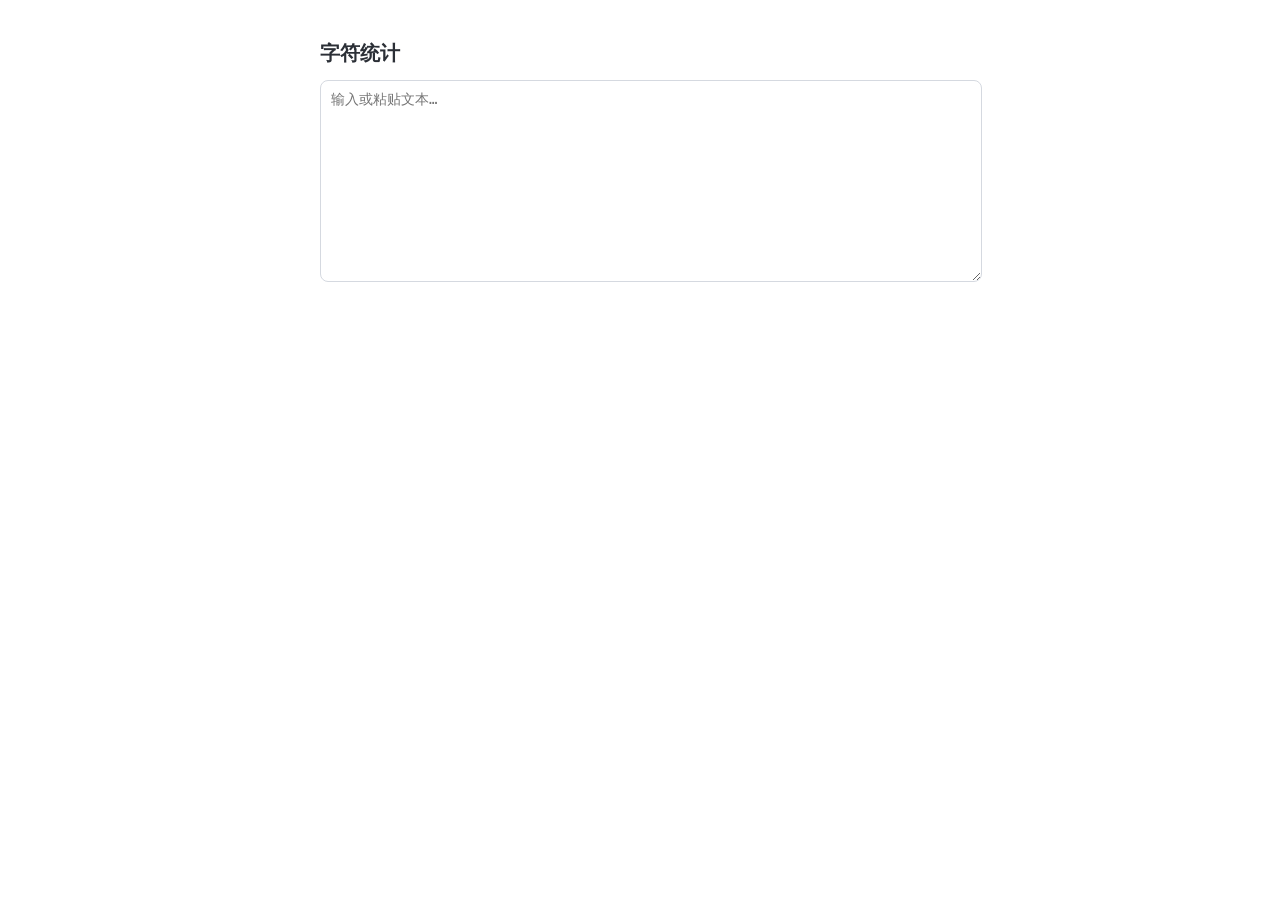
<file: tools/字符统计.html>
<!DOCTYPE html>
<html lang="zh-CN">
<head>
  <meta charset="UTF-8">
  <meta name="viewport" content="width=device-width, initial-scale=1.0">
  <title>字符统计</title>
  <style>
    body { font-family: "Segoe UI", "Microsoft YaHei", sans-serif; max-width: 640px; margin: 40px auto; padding: 0 16px; color: #2b2f36; }
    h1 { font-size: 20px; }
    textarea { width: 100%; height: 180px; font-size: 14px; padding: 10px; border: 1px solid #d5d9e0; border-radius: 8px; }
    #result { margin-top: 16px; font-size: 14px; line-height: 1.8; color: #4a5160; }
  </style>
</head>
<body>
  <h1>字符统计</h1>
  <textarea id="input" placeholder="输入或粘贴文本…"></textarea>
  <div id="result"></div>
  <script>
    const input = document.getElementById('input');
    const result = document.getElementById('result');
    input.addEventListener('input', () => {
      const text = input.value;
      const chars = [...text].length;
      const noSpace = [...text.replace(/\s/g, '')].length;
      const words = (text.trim().match(/\S+/g) || []).length;
      const lines = text === '' ? 0 : text.split(/\n/).length;
      result.textContent = `字符数: ${chars}　不含空白: ${noSpace}　单词数: ${words}　行数: ${lines}`;
    });
  </script>
</body>
</html>
</file>
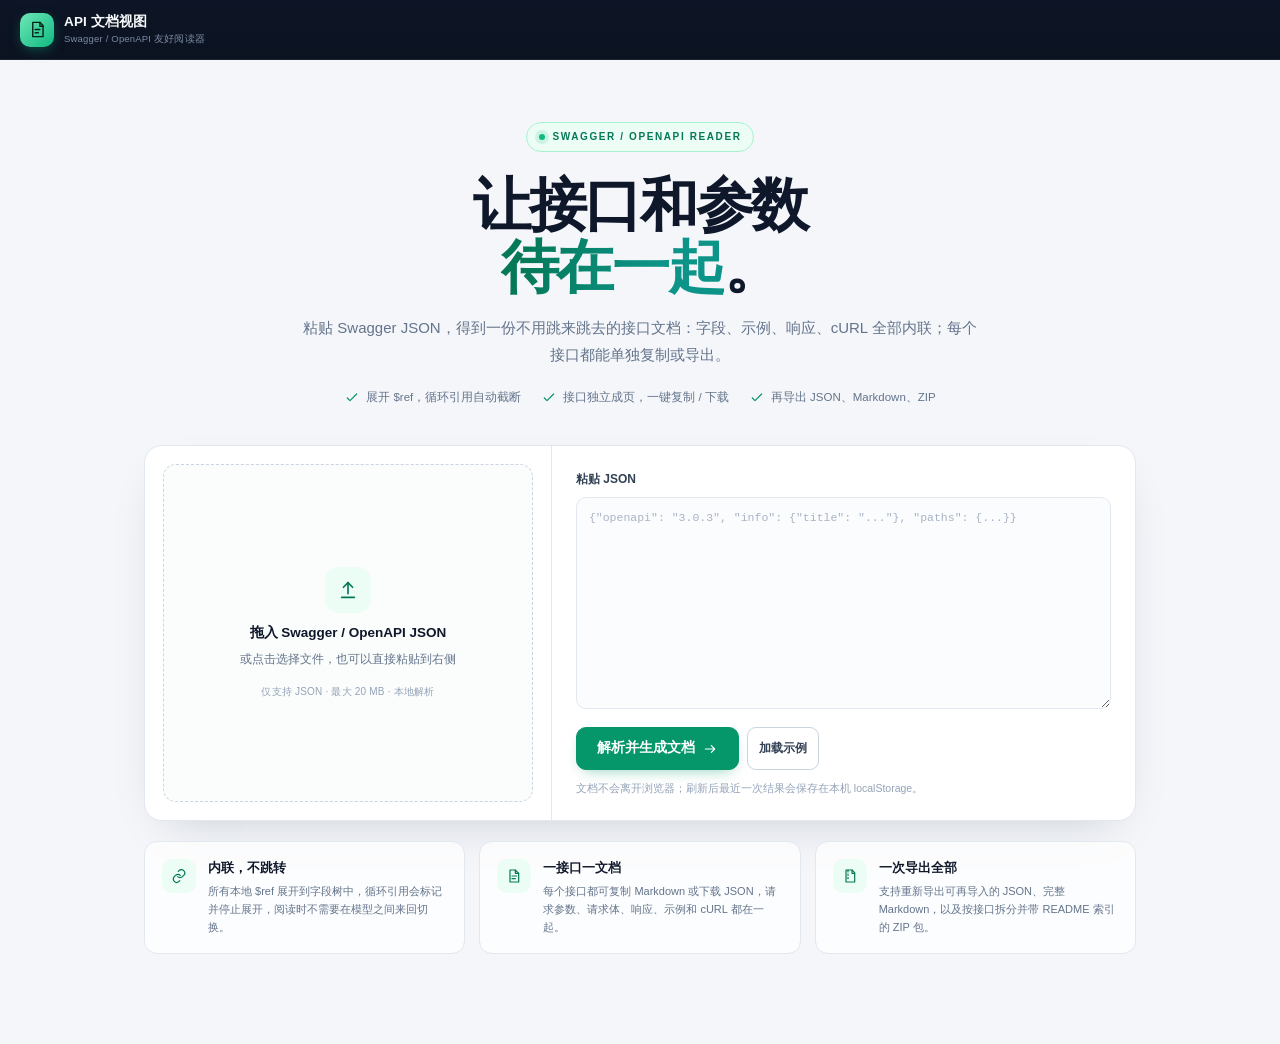
<file: tools/API文档/Swagger可视化.html>
<!DOCTYPE html>
<html lang="zh-CN">
<head>
  <meta charset="UTF-8">
  <meta name="viewport" content="width=device-width, initial-scale=1.0">
  <meta name="color-scheme" content="light">
  <link rel="icon" href="data:image/svg+xml,%3Csvg xmlns='http://www.w3.org/2000/svg' viewBox='0 0 24 24'%3E%3Crect width='24' height='24' rx='6' fill='%23065f46'/%3E%3Cpath d='M7 7h7M7 11h10M7 15h5' stroke='%236ee7b7' stroke-width='1.8' stroke-linecap='round'/%3E%3C/svg%3E">
  <title>Swagger 可视化文档</title>
  <style>
    :root {
      --bg: #f4f6fa;
      --surface: #ffffff;
      --surface-2: #f8fafc;
      --ink: #0f172a;
      --text: #334155;
      --muted: #64748b;
      --faint: #94a3b8;
      --line: #e2e8f0;
      --line-strong: #cbd5e1;
      --accent: #059669;
      --accent-ink: #047857;
      --accent-soft: #ecfdf5;
      --warn: #b45309;
      --warn-soft: #fffbeb;
      --danger: #b91c1c;
      --danger-soft: #fef2f2;
      --info: #1d4ed8;
      --info-soft: #eff6ff;
      --shadow-sm: 0 1px 2px rgba(15, 23, 42, .05);
      --shadow-md: 0 18px 48px -24px rgba(15, 23, 42, .22);
      --radius: 14px;
      --topbar-h: 60px;
      --mono: "JetBrains Mono", "Cascadia Code", Consolas, "SFMono-Regular", monospace;
      --sans: "Segoe UI", "PingFang SC", "Hiragino Sans GB", "Microsoft YaHei", sans-serif;
    }
    * { box-sizing: border-box; }
    [hidden] { display: none !important; }
    html { scroll-behavior: smooth; }
    body {
      margin: 0;
      min-height: 100vh;
      background: var(--bg);
      color: var(--text);
      font: 13.5px/1.55 var(--sans);
      -webkit-font-smoothing: antialiased;
    }
    h1, h2, h3, p, ul, ol, figure { margin: 0; }
    a { color: inherit; }
    button, input, textarea { font: inherit; }
    code, kbd, pre { font-family: var(--mono); }
    ::selection { background: #a7f3d0; color: #052e16; }
    :focus-visible { outline: 2px solid var(--accent); outline-offset: 2px; }
    .ico { display: inline-flex; width: 16px; height: 16px; flex: none; align-items: center; justify-content: center; }
    .ico svg, svg.ico { width: 16px; height: 16px; }
    svg { display: block; }

    /* ---------- 顶栏 ---------- */
    .topbar {
      position: sticky;
      top: 0;
      z-index: 50;
      height: var(--topbar-h);
      background: linear-gradient(180deg, #0d1526 0%, #0b1220 100%);
      border-bottom: 1px solid rgba(255, 255, 255, .07);
    }
    .topbar-inner {
      height: 100%;
      max-width: 1600px;
      margin: 0 auto;
      padding: 0 20px;
      display: flex;
      align-items: center;
      gap: 16px;
    }
    .brand { display: flex; align-items: center; gap: 10px; text-decoration: none; flex: none; min-width: 0; }
    .brand-mark {
      width: 34px;
      height: 34px;
      border-radius: 10px;
      background: linear-gradient(135deg, #6ee7b7, #10b981);
      color: #04281a;
      display: grid;
      place-items: center;
      box-shadow: 0 4px 14px -4px rgba(16, 185, 129, .55);
    }
    .brand-mark svg { width: 19px; height: 19px; }
    .brand-copy { display: flex; flex-direction: column; min-width: 0; line-height: 1.25; }
    .brand-name { color: #f8fafc; font-weight: 700; font-size: 13.5px; letter-spacing: .01em; white-space: nowrap; }
    .brand-sub { color: #7c8ba3; font-size: 9.5px; letter-spacing: .02em; margin-top: 2px; white-space: nowrap; }
    .doc-pill {
      display: flex;
      align-items: center;
      gap: 8px;
      min-width: 0;
      max-width: 300px;
      padding: 6px 12px 6px 10px;
      border: 1px solid rgba(255, 255, 255, .1);
      border-radius: 9px;
      background: rgba(255, 255, 255, .05);
      text-decoration: none;
      transition: background .15s, border-color .15s;
    }
    .doc-pill:hover { background: rgba(255, 255, 255, .09); border-color: rgba(255, 255, 255, .18); }
    .doc-pill-icon { color: #6ee7b7; display: flex; flex: none; }
    .doc-pill-copy { display: flex; flex-direction: column; min-width: 0; line-height: 1.3; }
    .doc-pill-title { color: #e2e8f0; font-size: 11.5px; font-weight: 600; overflow: hidden; text-overflow: ellipsis; white-space: nowrap; }
    .doc-pill-meta { color: #7c8ba3; font-size: 9.5px; overflow: hidden; text-overflow: ellipsis; white-space: nowrap; margin-top: 1px; }
    .topbar-actions { margin-left: auto; display: flex; align-items: center; gap: 8px; flex: none; }
    .topbar .btn { flex: none; }
    .menu { position: relative; }
    .menu-pop {
      position: absolute;
      top: calc(100% + 9px);
      right: 0;
      width: 292px;
      padding: 6px;
      background: #fff;
      border: 1px solid var(--line);
      border-radius: 12px;
      box-shadow: 0 24px 50px -18px rgba(15, 23, 42, .35);
      z-index: 90;
      animation: pop .14s ease;
    }
    .menu-item {
      display: flex;
      align-items: flex-start;
      gap: 10px;
      width: 100%;
      padding: 10px;
      border: 0;
      border-radius: 8px;
      background: transparent;
      color: var(--text);
      text-align: left;
      cursor: pointer;
    }
    .menu-item:hover, .menu-item:focus-visible { background: #f0fdf4; }
    .mi-icon {
      width: 30px;
      height: 30px;
      flex: none;
      border-radius: 8px;
      background: #ecfdf5;
      color: var(--accent-ink);
      display: grid;
      place-items: center;
    }
    .mi-text { display: flex; flex-direction: column; gap: 2px; min-width: 0; }
    .mi-text strong { font-size: 12px; color: var(--ink); }
    .mi-text small { font-size: 10.5px; color: var(--muted); line-height: 1.5; }
    .menu-item:disabled { opacity: .48; cursor: not-allowed; }
    .menu-item:disabled:hover { background: transparent; }
    .menu-sep { height: 1px; background: var(--line); margin: 5px 8px; }

    /* ---------- 按钮 ---------- */
    .btn {
      display: inline-flex;
      align-items: center;
      justify-content: center;
      gap: 7px;
      padding: 8px 13px;
      border: 1px solid var(--line-strong);
      border-radius: 9px;
      background: #fff;
      color: var(--text);
      font: 600 12.5px/1.2 var(--sans);
      cursor: pointer;
      text-decoration: none;
      white-space: nowrap;
      transition: background .15s, border-color .15s, color .15s, box-shadow .15s;
    }
    .btn:hover { border-color: #94a3b8; background: var(--surface-2); }
    .btn.primary { background: var(--accent); border-color: var(--accent); color: #fff; box-shadow: 0 6px 16px -8px rgba(5, 150, 105, .6); }
    .btn.primary:hover { background: var(--accent-ink); border-color: var(--accent-ink); }
    .btn.sm { padding: 7px 11px; font-size: 12px; }
    .btn.xs { padding: 5px 9px; font-size: 11px; border-radius: 7px; }
    .btn.lg { padding: 12px 20px; font-size: 13.5px; border-radius: 10px; }
    .btn:disabled { opacity: .55; cursor: not-allowed; }
    .btn-short { display: none; }
    .topbar .btn.ghost { background: rgba(255, 255, 255, .04); border-color: rgba(255, 255, 255, .16); color: #e2e8f0; }
    .topbar .btn.ghost:hover { background: rgba(255, 255, 255, .1); border-color: rgba(255, 255, 255, .28); }
    .topbar .btn.primary { background: #34d399; border-color: #34d399; color: #052e16; box-shadow: none; }
    .topbar .btn.primary:hover { background: #6ee7b7; border-color: #6ee7b7; }
    .topbar .btn .chev { display: inline-flex; transition: transform .18s; }
    #btnExportMd[aria-expanded="true"] .chev { transform: rotate(180deg); }
    .icon-btn {
      display: inline-flex;
      align-items: center;
      justify-content: center;
      width: 34px;
      height: 34px;
      border: 1px solid var(--line);
      border-radius: 9px;
      background: #fff;
      color: var(--text);
      cursor: pointer;
    }
    .icon-btn:hover { background: var(--surface-2); }
    .topbar .icon-btn { display: none; background: rgba(255, 255, 255, .05); border-color: rgba(255, 255, 255, .16); color: #e2e8f0; }
    .topbar .icon-btn:hover { background: rgba(255, 255, 255, .1); }

    /* ---------- 导入页 ---------- */
    .import-wrap {
      max-width: 1040px;
      margin: 0 auto;
      padding: 62px 24px 90px;
    }
    .import-hero { text-align: center; max-width: 840px; margin: 0 auto; }
    .eyebrow {
      display: inline-flex;
      align-items: center;
      gap: 8px;
      padding: 6px 12px;
      border: 1px solid #a7f3d0;
      border-radius: 999px;
      background: var(--accent-soft);
      color: var(--accent-ink);
      font-size: 10px;
      font-weight: 700;
      letter-spacing: .16em;
      text-transform: uppercase;
    }
    .eyebrow .dot { width: 6px; height: 6px; border-radius: 50%; background: #10b981; box-shadow: 0 0 0 4px rgba(16, 185, 129, .14); }
    .import-hero h1 {
      margin: 22px 0 16px;
      color: var(--ink);
      font-size: clamp(38px, 5.4vw, 58px);
      line-height: 1.07;
      letter-spacing: -.04em;
      font-weight: 800;
    }
    .import-hero h1 em {
      font-style: normal;
      background: linear-gradient(100deg, #047857 10%, #0d9488 70%);
      -webkit-background-clip: text;
      background-clip: text;
      color: transparent;
    }
    .hero-lede { max-width: 680px; margin: 0 auto; color: var(--muted); font-size: 15px; line-height: 1.85; }
    .hero-points { display: flex; flex-wrap: wrap; justify-content: center; gap: 8px 20px; margin: 20px auto 0; padding: 0; list-style: none; }
    .hero-points li { display: inline-flex; align-items: center; gap: 6px; font-size: 11.5px; color: var(--muted); }
    .hero-points .ico { color: var(--accent); }
    .import-card {
      display: grid;
      grid-template-columns: minmax(250px, .82fr) minmax(0, 1.18fr);
      margin-top: 38px;
      background: #fff;
      border: 1px solid var(--line);
      border-radius: 18px;
      box-shadow: var(--shadow-md);
      overflow: hidden;
    }
    .dropzone {
      display: flex;
      flex-direction: column;
      align-items: center;
      justify-content: center;
      gap: 7px;
      min-height: 250px;
      margin: 18px;
      padding: 28px 20px;
      border: 1.5px dashed var(--line-strong);
      border-radius: 13px;
      background: #fbfdfc;
      color: var(--muted);
      text-align: center;
      cursor: pointer;
      transition: border-color .15s, background .15s, box-shadow .15s;
    }
    .dropzone:hover, .dropzone:focus-visible, .dropzone.dragging {
      border-color: #34d399;
      background: #f3fdf8;
      box-shadow: inset 0 0 0 1px rgba(16, 185, 129, .12);
      outline: none;
    }
    .dz-icon {
      width: 46px;
      height: 46px;
      margin-bottom: 3px;
      border-radius: 14px;
      background: var(--accent-soft);
      color: var(--accent-ink);
      display: grid;
      place-items: center;
    }
    .dz-icon svg { width: 22px; height: 22px; }
    .dropzone strong { color: var(--ink); font-size: 13.5px; }
    .dz-sub { font-size: 11.5px; color: var(--muted); }
    .dz-note { margin-top: 8px; font-size: 10px; color: var(--faint); letter-spacing: .02em; }
    .paste-block { padding: 24px; border-left: 1px solid var(--line); min-width: 0; }
    .paste-head { display: flex; align-items: center; justify-content: space-between; gap: 10px; margin-bottom: 8px; color: var(--text); font-size: 12px; font-weight: 700; }
    .linkish { padding: 0; border: 0; background: transparent; color: var(--accent-ink); font-size: 11px; font-weight: 600; cursor: pointer; text-decoration: underline; text-underline-offset: 3px; }
    .linkish:hover { color: #065f46; }
    #specInput {
      width: 100%;
      height: 212px;
      resize: vertical;
      padding: 11px 12px;
      border: 1px solid var(--line);
      border-radius: 10px;
      background: #fbfcfe;
      color: var(--text);
      font: 11.5px/1.65 var(--mono);
      outline: none;
      transition: border-color .15s, box-shadow .15s, background .15s;
    }
    #specInput::placeholder { color: #a8b3c4; }
    #specInput:focus { border-color: #34d399; background: #fff; box-shadow: 0 0 0 3px rgba(16, 185, 129, .1); }
    .import-error {
      display: flex;
      align-items: flex-start;
      gap: 8px;
      margin-top: 10px;
      padding: 10px 12px;
      border: 1px solid #fecaca;
      border-radius: 8px;
      background: var(--danger-soft);
      color: var(--danger);
      font-size: 11.5px;
      line-height: 1.6;
      overflow-wrap: anywhere;
    }
    .import-error .ico { margin-top: 1px; }
    .import-actions { display: flex; flex-wrap: wrap; gap: 8px; margin-top: 12px; }
    .import-actions .btn { flex: 0 1 auto; }
    .privacy { margin-top: 10px; color: var(--faint); font-size: 10.5px; line-height: 1.6; }
    .restore-note {
      margin-top: 10px;
      padding: 7px 10px;
      border: 1px solid var(--line);
      border-radius: 8px;
      background: var(--surface-2);
      color: var(--muted);
      font-size: 10.5px;
      line-height: 1.6;
    }
    .restore-note strong { color: var(--text); }
    .feature-row { display: grid; grid-template-columns: repeat(3, 1fr); gap: 14px; margin-top: 20px; }
    .feature {
      display: flex;
      align-items: flex-start;
      gap: 12px;
      padding: 17px;
      border: 1px solid var(--line);
      border-radius: 13px;
      background: rgba(255, 255, 255, .75);
    }
    .feature-icon {
      width: 34px;
      height: 34px;
      flex: none;
      border-radius: 10px;
      background: var(--accent-soft);
      color: var(--accent-ink);
      display: grid;
      place-items: center;
    }
    .feature strong { display: block; color: var(--ink); font-size: 12.5px; }
    .feature p { margin-top: 3px; color: var(--muted); font-size: 11px; line-height: 1.65; }
    .spinner {
      width: 13px;
      height: 13px;
      border: 2px solid currentColor;
      border-right-color: transparent;
      border-radius: 50%;
      animation: spin .7s linear infinite;
    }

    /* ---------- 文档布局 ---------- */
    .doc-shell { display: flex; align-items: flex-start; min-height: calc(100vh - var(--topbar-h)); }
    .sidebar {
      position: sticky;
      top: var(--topbar-h);
      z-index: 30;
      display: flex;
      flex-direction: column;
      flex: 0 0 302px;
      width: 302px;
      height: calc(100vh - var(--topbar-h));
      background: #fbfcfe;
      border-right: 1px solid var(--line);
    }
    .sidebar-mobile-head {
      display: none;
      align-items: center;
      justify-content: space-between;
      gap: 10px;
      padding: 14px 16px 8px;
      color: var(--ink);
      font-size: 12px;
      font-weight: 700;
    }
    .sidebar-top { padding: 16px 14px 10px; }
    .search-box {
      display: flex;
      align-items: center;
      gap: 7px;
      padding: 7px 9px;
      border: 1px solid var(--line);
      border-radius: 9px;
      background: #fff;
      color: var(--faint);
      box-shadow: var(--shadow-sm);
      transition: border-color .15s, box-shadow .15s;
    }
    .search-box:focus-within { border-color: #34d399; box-shadow: 0 0 0 3px rgba(16, 185, 129, .1); }
    .search-box input {
      flex: 1;
      min-width: 0;
      border: 0;
      outline: 0;
      background: transparent;
      color: var(--ink);
      font-size: 12px;
    }
    .search-box input::placeholder { color: #a8b3c4; }
    .search-box kbd {
      padding: 1px 5px;
      border: 1px solid var(--line);
      border-bottom-width: 2px;
      border-radius: 4px;
      background: var(--surface-2);
      color: var(--faint);
      font-size: 9px;
      line-height: 1.4;
    }
    .side-nav { flex: 1; overflow-y: auto; overscroll-behavior: contain; padding: 2px 10px 18px; }
    .side-overview {
      display: flex;
      align-items: center;
      gap: 9px;
      padding: 8px 10px;
      margin-bottom: 6px;
      border-radius: 8px;
      color: var(--text);
      font-size: 12.5px;
      font-weight: 600;
      text-decoration: none;
      transition: background .12s, color .12s;
    }
    .side-overview:hover { background: #f1f5f9; }
    .side-overview.active { background: var(--accent-soft); color: var(--accent-ink); box-shadow: inset 2px 0 0 #10b981; }
    .side-group { margin-top: 2px; }
    .side-group > summary {
      display: flex;
      align-items: center;
      gap: 7px;
      padding: 7px 8px;
      border-radius: 7px;
      color: var(--muted);
      font-size: 10.5px;
      font-weight: 700;
      letter-spacing: .03em;
      cursor: pointer;
      list-style: none;
      user-select: none;
    }
    .side-group > summary::-webkit-details-marker { display: none; }
    .side-group > summary:hover { background: #f1f5f9; }
    .group-dot { width: 7px; height: 7px; flex: none; border-radius: 50%; background: hsl(var(--h, 160) 60% 46%); }
    .group-name { flex: 1; min-width: 0; overflow: hidden; text-overflow: ellipsis; white-space: nowrap; }
    .group-count { padding: 1px 6px; border-radius: 999px; background: #eef2f7; color: var(--faint); font-size: 9.5px; font-weight: 600; }
    .side-group .chev { display: flex; color: var(--faint); transition: transform .18s; }
    .side-group[open] > summary .chev { transform: rotate(180deg); }
    .side-links { padding: 1px 0 6px; }
    .side-link {
      display: flex;
      align-items: flex-start;
      gap: 8px;
      margin: 1px 0;
      padding: 7px 8px 7px 10px;
      border-radius: 7px;
      color: var(--text);
      text-decoration: none;
      transition: background .12s, color .12s;
    }
    .side-link:hover { background: #f1f5f9; }
    .side-link.active { background: var(--accent-soft); box-shadow: inset 2px 0 0 #10b981; }
    .side-link.active .side-path { color: #065f46; }
    .side-link .method { width: 42px; padding: 2px 0; font-size: 8.5px; letter-spacing: .02em; margin-top: 1px; }
    .side-link-text { flex: 1; min-width: 0; }
    .side-path { display: block; color: var(--ink); font: 11.5px/1.45 var(--mono); overflow-wrap: anywhere; }
    .side-summary { display: block; margin-top: 1px; color: var(--muted); font-size: 10px; line-height: 1.45; white-space: nowrap; overflow: hidden; text-overflow: ellipsis; }
    .side-link mark, .side-path mark { background: #fef08a; color: inherit; border-radius: 2px; padding: 0 1px; }
    .side-empty { padding: 14px 10px; color: var(--faint); font-size: 11px; line-height: 1.6; }
    .sidebar-foot {
      display: flex;
      align-items: center;
      justify-content: space-between;
      gap: 8px;
      padding: 10px 16px;
      border-top: 1px solid var(--line);
      color: var(--faint);
      font-size: 10px;
    }
    .local-tag { padding: 1px 6px; border: 1px solid var(--line); border-radius: 999px; font-size: 8.5px; letter-spacing: .14em; }
    .main-column { flex: 1; min-width: 0; display: flex; flex-direction: column; min-height: calc(100vh - var(--topbar-h)); }
    .main { flex: 1; width: 100%; padding: 28px clamp(18px, 3.2vw, 44px) 56px; outline: none; }
    .overview, .endpoint-page { max-width: 1020px; margin: 0 auto; animation: rise .2s ease; }
    .page-foot { padding: 0 20px 24px; color: var(--faint); font-size: 10px; text-align: center; letter-spacing: .02em; }

    /* ---------- 总览 ---------- */
    .overview-head { padding: 4px 2px 0; }
    .kicker { margin-bottom: 11px; color: var(--accent-ink); font: 700 9.5px/1.4 var(--mono); letter-spacing: .16em; text-transform: uppercase; }
    .overview-title-row { display: flex; align-items: baseline; flex-wrap: wrap; gap: 10px 12px; }
    .overview-title { color: var(--ink); font-size: clamp(26px, 3.3vw, 36px); line-height: 1.2; letter-spacing: -.035em; font-weight: 800; }
    .ver { padding: 3px 8px; border: 1px solid #a7f3d0; border-radius: 999px; background: var(--accent-soft); color: var(--accent-ink); font: 600 10.5px var(--mono); white-space: nowrap; }
    .lede { max-width: 820px; margin-top: 10px; color: var(--muted); font-size: 13.5px; line-height: 1.8; white-space: pre-line; overflow-wrap: anywhere; }
    .meta-chips { display: flex; flex-wrap: wrap; gap: 7px; margin-top: 16px; }
    .meta-chip {
      display: inline-flex;
      align-items: center;
      gap: 6px;
      max-width: 100%;
      padding: 5px 9px;
      border: 1px solid var(--line);
      border-radius: 999px;
      background: #fff;
      color: var(--muted);
      font-size: 10.5px;
    }
    .meta-chip .ico { color: var(--faint); }
    .meta-chip code { color: var(--text); font-size: 10.5px; overflow-wrap: anywhere; }
    .stat-grid { display: grid; grid-template-columns: repeat(4, 1fr); gap: 10px; margin: 24px 0 4px; }
    .stat { padding: 14px 16px; border: 1px solid var(--line); border-radius: 12px; background: #fff; box-shadow: var(--shadow-sm); }
    .stat-num { color: var(--ink); font-size: 23px; line-height: 1; font-weight: 750; letter-spacing: -.03em; }
    .stat-num small { margin-left: 3px; color: var(--faint); font-size: 10px; font-weight: 600; letter-spacing: 0; }
    .stat-label { margin-top: 7px; color: var(--muted); font-size: 10px; letter-spacing: .02em; }
    .stat.alert .stat-num { color: var(--warn); }
    .tag-section { margin-top: 30px; }
    .tag-head { display: flex; align-items: flex-start; justify-content: space-between; gap: 16px; margin-bottom: 10px; padding: 0 2px; }
    .tag-name { display: flex; align-items: center; gap: 8px; color: var(--ink); font-size: 15.5px; letter-spacing: -.01em; }
    .tag-desc { max-width: 760px; margin-top: 5px; color: var(--muted); font-size: 11.5px; line-height: 1.65; white-space: pre-line; overflow-wrap: anywhere; }
    .tag-count { flex: none; padding: 2px 8px; border: 1px solid var(--line); border-radius: 999px; background: #fff; color: var(--faint); font-size: 10px; }
    .ep-list { overflow: hidden; border: 1px solid var(--line); border-radius: 12px; background: #fff; box-shadow: var(--shadow-sm); }
    .ep-row {
      display: flex;
      align-items: center;
      gap: 12px;
      padding: 11px 14px;
      border-top: 1px solid #eef2f7;
      color: inherit;
      text-decoration: none;
      transition: background .12s;
    }
    .ep-row:first-child { border-top: 0; }
    .ep-row:hover { background: #f8fdfb; }
    .ep-main { flex: 1; min-width: 0; }
    .ep-path { display: block; color: var(--ink); font: 12.5px/1.5 var(--mono); overflow-wrap: anywhere; }
    .ep-summary { display: block; margin-top: 1px; color: var(--muted); font-size: 11px; white-space: nowrap; overflow: hidden; text-overflow: ellipsis; }
    .ep-flags { display: flex; align-items: center; gap: 8px; flex: none; color: var(--faint); }
    .ep-row:hover .arrow { color: var(--accent); transform: translateX(3px); }
    .arrow { display: inline-flex; transition: transform .15s, color .15s; }
    .path-param { padding: 0 3px; border-radius: 4px; background: var(--accent-soft); color: var(--accent-ink); }
    .warn-card { margin-top: 22px; overflow: hidden; border: 1px solid #fde68a; border-radius: 11px; background: var(--warn-soft); }
    .warn-card > summary {
      display: flex;
      align-items: center;
      gap: 7px;
      padding: 10px 14px;
      color: #92400e;
      font-size: 11.5px;
      font-weight: 600;
      cursor: pointer;
      list-style: none;
    }
    .warn-card > summary::-webkit-details-marker { display: none; }
    .warn-card .chev { display: flex; margin-left: auto; transition: transform .18s; }
    .warn-card[open] .chev { transform: rotate(180deg); }
    .warn-list { margin: 0; padding: 0 18px 13px 34px; color: #92400e; font-size: 11.5px; line-height: 1.75; overflow-wrap: anywhere; }
    .warn-list li + li { margin-top: 2px; }
    .empty-state { margin-top: 26px; padding: 46px 24px; border: 1px dashed var(--line-strong); border-radius: 14px; background: #fff; color: var(--muted); text-align: center; }
    .empty-state .ico { margin: 0 auto 10px; color: var(--faint); width: 26px; height: 26px; }
    .empty-state .ico svg { width: 26px; height: 26px; }
    .empty-state strong { display: block; color: var(--text); font-size: 13px; margin-bottom: 4px; }
    .empty-state p { font-size: 11.5px; }

    /* ---------- 接口详情 ---------- */
    .ep-crumbs { display: flex; align-items: center; flex-wrap: wrap; gap: 7px; margin: 1px 0 15px; color: var(--faint); font-size: 10.5px; }
    .crumb-link { display: inline-flex; align-items: center; gap: 5px; color: var(--muted); text-decoration: none; }
    .crumb-link:hover { color: var(--accent-ink); }
    .crumb-sep { color: #cbd5e1; }
    .crumb-current { color: var(--text); font-family: var(--mono); font-size: 10px; overflow-wrap: anywhere; }
    .ep-hero {
      position: relative;
      overflow: hidden;
      padding: 22px 24px 18px;
      border: 1px solid var(--line);
      border-radius: 16px;
      background: #fff;
      box-shadow: var(--shadow-sm);
    }
    .ep-hero::before { content: ""; position: absolute; inset: 0 0 auto; height: 3px; background: linear-gradient(90deg, var(--m, #10b981), transparent 88%); }
    .ep-title-row { display: flex; align-items: center; flex-wrap: wrap; gap: 11px; }
    .ep-title-path { color: var(--ink); font: 600 clamp(19px, 2.6vw, 26px)/1.3 var(--mono); letter-spacing: -.03em; overflow-wrap: anywhere; }
    .ep-summary-line { margin-top: 12px; color: var(--text); font-size: 14px; font-weight: 600; line-height: 1.55; }
    .ep-desc { margin-top: 6px; color: var(--muted); font-size: 12px; line-height: 1.75; white-space: pre-line; overflow-wrap: anywhere; }
    .chip-row { display: flex; flex-wrap: wrap; gap: 7px; margin-top: 14px; }
    .chip {
      display: inline-flex;
      align-items: center;
      gap: 6px;
      min-height: 26px;
      max-width: 100%;
      padding: 3px 9px;
      border: 1px solid var(--line);
      border-radius: 999px;
      background: var(--surface-2);
      color: var(--muted);
      font-size: 10.5px;
    }
    .chip .ico { color: var(--faint); }
    .chip code { color: var(--text); font-size: 10px; overflow-wrap: anywhere; }
    .chip.subtle { border-style: dashed; background: transparent; }
    .chip.danger { border-color: #fecaca; background: var(--danger-soft); color: var(--danger); }
    .chip.mono { font-family: var(--mono); }
    .action-bar { display: flex; flex-wrap: wrap; gap: 8px; margin-top: 17px; padding-top: 15px; border-top: 1px dashed var(--line); }
    .section-card {
      margin-top: 17px;
      padding: 20px 22px 22px;
      border: 1px solid var(--line);
      border-radius: 16px;
      background: #fff;
      box-shadow: var(--shadow-sm);
    }
    .card-head { display: flex; align-items: flex-start; justify-content: space-between; flex-wrap: wrap; gap: 12px 16px; margin-bottom: 15px; }
    .card-heading { min-width: 0; }
    .section-kicker { margin-bottom: 6px; color: var(--accent-ink); font: 700 9px/1.4 var(--mono); letter-spacing: .16em; text-transform: uppercase; }
    .card-title { display: flex; align-items: center; flex-wrap: wrap; gap: 8px; color: var(--ink); font-size: 16.5px; letter-spacing: -.015em; }
    .card-sub { max-width: 700px; margin-top: 5px; color: var(--muted); font-size: 11px; line-height: 1.65; white-space: pre-line; overflow-wrap: anywhere; }
    .count-pill { padding: 2px 7px; border-radius: 999px; background: #f1f5f9; color: var(--faint); font: 600 10px var(--mono); }
    .tools { display: flex; align-items: center; flex-wrap: wrap; gap: 10px; flex: none; }
    .switch { display: inline-flex; align-items: center; gap: 6px; color: var(--muted); font-size: 11px; cursor: pointer; user-select: none; }
    .switch input { width: 14px; height: 14px; accent-color: var(--accent); cursor: pointer; }
    .pill {
      display: inline-flex;
      align-items: center;
      gap: 3px;
      padding: 2px 7px;
      border-radius: 999px;
      font-size: 9.5px;
      font-weight: 600;
      line-height: 1.4;
      white-space: nowrap;
    }
    .pill.req { border: 1px solid #fecaca; background: var(--danger-soft); color: var(--danger); }
    .pill.opt { border: 1px solid var(--line); background: var(--surface-2); color: var(--muted); }
    .pill.dep { border: 1px solid #fed7aa; background: #fff7ed; color: #9a3412; }
    .method { flex: none; padding: 4px 6px; border-radius: 5px; font: 700 9.5px/1 var(--mono); letter-spacing: .03em; text-align: center; }
    .method-pill { flex: none; padding: 10px 12px; border-radius: 9px; font: 800 12.5px/1 var(--mono); letter-spacing: .04em; }
    .m-get { background: var(--info-soft); color: var(--info); }
    .m-post { background: var(--accent-soft); color: var(--accent-ink); }
    .m-put { background: var(--warn-soft); color: var(--warn); }
    .m-patch { background: #faf5ff; color: #7e22ce; }
    .m-delete { background: var(--danger-soft); color: var(--danger); }
    .m-head, .m-options, .m-trace { background: #f1f5f9; color: #475569; }
    .m-default { background: #f1f5f9; color: #475569; }

    /* ---------- 参数 ---------- */
    .param-group + .param-group { margin-top: 18px; }
    .group-title { display: flex; align-items: center; gap: 7px; margin-bottom: 8px; color: var(--text); font-size: 11.5px; font-weight: 700; }
    .loc-badge { padding: 3px 6px; border-radius: 5px; font: 700 9px/1.2 var(--mono); letter-spacing: .05em; text-transform: uppercase; }
    .loc-path { background: var(--info-soft); color: var(--info); }
    .loc-query { background: var(--accent-soft); color: var(--accent-ink); }
    .loc-header { background: var(--warn-soft); color: var(--warn); }
    .loc-cookie { background: #faf5ff; color: #7e22ce; }
    .loc-other { background: #f1f5f9; color: #475569; }
    .group-title .group-count { background: transparent; padding: 0 2px; }
    .table-wrap { overflow-x: auto; border: 1px solid var(--line); border-radius: 11px; background: #fff; }
    .param-table { width: 100%; min-width: 640px; border-collapse: collapse; font-size: 11.5px; }
    .param-table th {
      padding: 8px 12px;
      border-bottom: 1px solid var(--line);
      background: var(--surface-2);
      color: var(--faint);
      font-size: 9px;
      font-weight: 700;
      letter-spacing: .08em;
      text-align: left;
      text-transform: uppercase;
    }
    .param-table td { padding: 10px 12px; border-bottom: 1px solid #eef2f7; vertical-align: top; }
    .param-table tbody tr:last-child td { border-bottom: 0; }
    .param-row:hover { background: #fbfefc; }
    .param-name { width: 160px; }
    .param-name code { color: var(--ink); font: 600 11.5px var(--mono); overflow-wrap: anywhere; }
    .param-name .pill { margin-left: 5px; }
    .param-type { width: 140px; }
    .param-req { width: 62px; }
    .param-desc { color: var(--muted); line-height: 1.65; }
    .dim { color: var(--faint); }
    .param-detail td { padding: 0 12px 14px; background: #fbfcfe; }
    .param-detail-box { padding: 10px 0 2px 13px; border-left: 2px solid #d1fae5; }
    .detail-grid { display: grid; grid-template-columns: minmax(0, 1.12fr) minmax(0, 1fr); gap: 16px; align-items: start; }
    .panel-label {
      display: flex;
      align-items: center;
      flex-wrap: wrap;
      gap: 6px;
      margin: 2px 0 8px;
      color: var(--faint);
      font-size: 9px;
      font-weight: 700;
      letter-spacing: .09em;
      text-transform: uppercase;
    }
    .panel-label .type-chip { text-transform: none; letter-spacing: 0; }
    .type-chip {
      display: inline-flex;
      max-width: 100%;
      padding: 1px 6px;
      border: 1px solid #ccfbf1;
      border-radius: 5px;
      background: #f0fdfa;
      color: #0f766e;
      font: 500 10px/1.5 var(--mono);
      white-space: normal;
      overflow-wrap: anywhere;
    }
    .mini-note { color: var(--faint); font: 10px/1.6 var(--mono); overflow-wrap: anywhere; }
    .schema-hints { display: flex; align-items: center; flex-wrap: wrap; gap: 5px; margin-top: 5px; font-size: 10px; }
    .hint-label { color: var(--faint); font-size: 9.5px; }
    .hint-code { padding: 1px 5px; border: 1px solid var(--line); border-radius: 4px; background: var(--surface-2); color: var(--text); font: 10px var(--mono); }
    .hint-sep { width: 1px; height: 10px; background: var(--line); }
    .enum-list { display: inline-flex; flex-wrap: wrap; gap: 4px; }
    .enum-val {
      max-width: 190px;
      padding: 1px 5px;
      overflow: hidden;
      border: 1px solid #ccfbf1;
      border-radius: 4px;
      background: #f0fdfa;
      color: #0f766e;
      font: 9.5px var(--mono);
      text-overflow: ellipsis;
      white-space: nowrap;
    }
    .meta-label { color: var(--faint); font-size: 9.5px; font-weight: 700; letter-spacing: .03em; }
    .constraints { display: inline-flex; flex-wrap: wrap; gap: 4px; }
    .constraint { padding: 1px 5px; border: 1px solid var(--line); border-radius: 4px; background: var(--surface-2); color: #475569; font: 9.5px/1.5 var(--mono); }

    /* ---------- 字段树 ---------- */
    .tree, .tree ul { margin: 0; padding: 0; list-style: none; }
    .tree-item { min-width: 0; }
    .tree-row { display: flex; align-items: flex-start; gap: 5px; padding: 3px 4px 3px 0; border-radius: 6px; font-size: 11.5px; }
    .tree-row:hover { background: #f8fafc; }
    details.tree-node > summary.tree-row { list-style: none; cursor: pointer; }
    details.tree-node > summary.tree-row::-webkit-details-marker { display: none; }
    .twisty { display: flex; align-items: center; justify-content: center; flex: none; width: 14px; height: 16px; margin-top: 1px; color: var(--faint); }
    .twisty::before {
      content: "";
      width: 5px;
      height: 5px;
      border-right: 1.5px solid currentColor;
      border-bottom: 1.5px solid currentColor;
      transform: rotate(-45deg);
      transition: transform .15s;
    }
    details[open] > summary .twisty::before { transform: rotate(45deg); }
    .twisty.spacer::before { display: none; }
    .tree-main { display: flex; flex: 1; flex-direction: column; gap: 2px; min-width: 0; }
    .tree-line { display: flex; align-items: center; flex-wrap: wrap; gap: 5px; }
    .field-name { color: var(--ink); font: 600 11.5px var(--mono); overflow-wrap: anywhere; }
    .field-desc { color: var(--muted); font-size: 10.5px; line-height: 1.6; overflow-wrap: anywhere; }
    .tree-meta { display: flex; align-items: center; flex-wrap: wrap; gap: 4px 7px; margin-top: 2px; font-size: 9.5px; }
    .tree-children { margin: 1px 0 2px 12px; padding-left: 10px; border-left: 1px dashed #e2e8f0; }
    .badge { padding: 1px 5px; border-radius: 4px; font-size: 8.5px; font-weight: 600; line-height: 1.5; white-space: nowrap; }
    .badge.req { background: var(--danger-soft); color: var(--danger); }
    .badge.ro { background: var(--info-soft); color: var(--info); }
    .badge.wo { background: #faf5ff; color: #7e22ce; }
    .badge.dep { background: #fff7ed; color: #9a3412; text-decoration: line-through; }
    .badge.null { background: #f1f5f9; color: var(--muted); }
    .badge.warn { background: var(--warn-soft); color: var(--warn); }
    .ref-chip { padding: 1px 5px; border: 1px solid var(--line); border-radius: 4px; background: var(--surface-2); color: var(--muted); font: 500 8.5px var(--mono); }
    .combo { margin: 4px 0; padding: 7px 9px; border: 1px dashed #e2e8f0; border-radius: 7px; background: #fbfcfe; }
    .combo-label { display: inline-block; margin-bottom: 4px; padding: 1px 5px; border-radius: 4px; background: #faf5ff; color: #7e22ce; font: 700 8.5px var(--mono); letter-spacing: .05em; }
    .recursion-note { display: block; margin-top: 4px; padding: 5px 8px; border-radius: 6px; background: var(--warn-soft); color: #92400e; font-size: 10px; line-height: 1.55; }
    .no-tree { padding: 10px; border: 1px dashed var(--line); border-radius: 7px; color: var(--faint); font-size: 10.5px; }

    /* ---------- 内容类型与示例 ---------- */
    .tab-strip { display: flex; flex-wrap: wrap; gap: 3px; margin-bottom: 13px; border-bottom: 1px solid var(--line); }
    .tab {
      position: relative;
      max-width: 100%;
      padding: 7px 9px 8px;
      border: 0;
      border-radius: 6px 6px 0 0;
      background: transparent;
      color: var(--muted);
      font: 600 10.5px var(--mono);
      cursor: pointer;
      overflow: hidden;
      text-overflow: ellipsis;
      white-space: nowrap;
    }
    .tab:hover { background: var(--surface-2); color: var(--text); }
    .tab.active { background: #f0fdf4; color: var(--accent-ink); }
    .tab.active::after { content: ""; position: absolute; right: 6px; bottom: -1px; left: 6px; height: 2px; border-radius: 2px; background: var(--accent); }
    .tab-panel { display: none; }
    .tab-panel.active { display: block; animation: fade .15s ease; }
    .body-grid { display: grid; grid-template-columns: minmax(0, 1.1fr) minmax(0, 1fr); gap: 18px; align-items: start; }
    .example-tabs { display: flex; flex-wrap: wrap; gap: 4px; margin-bottom: 6px; }
    .example-tab {
      padding: 4px 8px;
      border: 1px solid var(--line);
      border-radius: 6px;
      background: #fff;
      color: var(--muted);
      font: 600 10px var(--sans);
      cursor: pointer;
    }
    .example-tab.active { border-color: #0f172a; background: #0f172a; color: #fff; }
    .example-panel { display: none; }
    .example-panel.active { display: block; }
    .example-meta { display: flex; align-items: center; flex-wrap: wrap; gap: 7px; margin-bottom: 6px; color: var(--faint); font-size: 10px; }
    .example-source { padding: 1px 6px; border-radius: 4px; font-size: 9px; font-weight: 600; }
    .example-source.doc { border: 1px solid #ccfbf1; background: #f0fdfa; color: #0f766e; }
    .example-source.auto { border: 1px solid #fde68a; background: var(--warn-soft); color: var(--warn); }
    .code-card { overflow: hidden; border: 1px solid var(--line); border-radius: 10px; background: #0f172a; }
    .code-head { display: flex; align-items: center; justify-content: space-between; gap: 8px; padding: 5px 7px 5px 11px; border-bottom: 1px solid rgba(255, 255, 255, .08); background: #111c31; }
    .code-label { color: #94a3b8; font: 600 9px var(--mono); letter-spacing: .08em; text-transform: uppercase; }
    .copy-btn {
      display: inline-flex;
      align-items: center;
      gap: 5px;
      padding: 4px 8px;
      border: 1px solid rgba(255, 255, 255, .12);
      border-radius: 6px;
      background: rgba(255, 255, 255, .04);
      color: #cbd5e1;
      font: 600 10px var(--sans);
      cursor: pointer;
    }
    .copy-btn:hover { background: rgba(255, 255, 255, .1); color: #fff; }
    .code-pre { max-height: 470px; margin: 0; padding: 12px 14px; overflow: auto; color: #e2e8f0; font: 11px/1.7 var(--mono); tab-size: 2; white-space: pre; }
    .code-pre:focus { outline: 2px solid #34d399; outline-offset: -2px; }
    .tok-key { color: #7dd3fc; }
    .tok-str { color: #a7f3d0; }
    .tok-num { color: #fcd34d; }
    .tok-lit { color: #c4b5fd; }
    .tok-punc { color: #94a3b8; }
    .empty-line {
      display: flex;
      align-items: center;
      gap: 7px;
      padding: 15px;
      border: 1px dashed var(--line);
      border-radius: 8px;
      color: var(--faint);
      font-size: 10.5px;
    }

    /* ---------- 响应 ---------- */
    .resp-list { display: flex; flex-direction: column; gap: 8px; }
    .resp-item { overflow: hidden; border: 1px solid var(--line); border-radius: 10px; background: #fff; }
    .resp-item[open] { border-color: #dbe3ee; box-shadow: var(--shadow-sm); }
    .resp-summary { display: flex; align-items: center; gap: 10px; padding: 9px 12px; background: #fbfcfe; cursor: pointer; list-style: none; }
    .resp-summary::-webkit-details-marker { display: none; }
    .resp-summary:hover { background: var(--surface-2); }
    .status { flex: none; padding: 4px 7px; border-radius: 5px; font: 700 10px var(--mono); letter-spacing: .02em; }
    .status.s2 { background: var(--accent-soft); color: var(--accent-ink); }
    .status.s3 { background: var(--info-soft); color: var(--info); }
    .status.s4 { background: var(--warn-soft); color: var(--warn); }
    .status.s5 { background: var(--danger-soft); color: var(--danger); }
    .status.s0 { background: #f1f5f9; color: #475569; }
    .resp-desc { flex: 1; min-width: 0; color: var(--text); font-size: 11.5px; overflow-wrap: anywhere; }
    .resp-meta { flex: none; max-width: 250px; overflow: hidden; color: var(--faint); font-size: 9.5px; text-overflow: ellipsis; white-space: nowrap; }
    .resp-summary .chev { display: flex; flex: none; color: var(--faint); transition: transform .18s; }
    .resp-item[open] > .resp-summary .chev { transform: rotate(180deg); }
    .resp-body { padding: 13px; border-top: 1px solid #eef2f7; }
    .resp-headers { margin-bottom: 13px; }
    .headers-table { width: 100%; border-collapse: collapse; font-size: 11px; }
    .headers-table th { padding: 5px 8px; background: var(--surface-2); color: var(--faint); font-size: 8.5px; font-weight: 700; letter-spacing: .07em; text-align: left; text-transform: uppercase; }
    .headers-table td { padding: 6px 8px; border-top: 1px solid #eef2f7; color: var(--muted); line-height: 1.6; vertical-align: top; overflow-wrap: anywhere; }
    .headers-table td code { color: var(--ink); font: 10.5px var(--mono); }
    .headers-table .type-chip { font-size: 9px; }
    .header-notes { display: flex; flex-wrap: wrap; gap: 4px; margin-top: 3px; }

    /* ---------- 接口底部导航 ---------- */
    .ep-nav { display: grid; grid-template-columns: 1fr 1fr; gap: 10px; margin-top: 20px; }
    .ep-nav-link {
      display: flex;
      flex-direction: column;
      gap: 5px;
      min-width: 0;
      padding: 11px 13px;
      border: 1px solid var(--line);
      border-radius: 10px;
      background: #fff;
      color: var(--text);
      text-decoration: none;
      transition: border-color .15s, background .15s;
    }
    .ep-nav-link:hover { border-color: #a7f3d0; background: #f8fdfb; }
    .ep-nav-link.next { align-items: flex-end; text-align: right; }
    .nav-label { color: var(--faint); font-size: 9px; letter-spacing: .06em; }
    .nav-main { display: flex; align-items: center; gap: 7px; max-width: 100%; min-width: 0; font-family: var(--mono); font-size: 11px; color: var(--ink); }
    .nav-main .method { width: 42px; }
    .nav-path { overflow: hidden; text-overflow: ellipsis; white-space: nowrap; }

    /* ---------- 浮层、Toast ---------- */
    .sidebar-mask { position: fixed; inset: 0; z-index: 60; background: rgba(15, 23, 42, .42); }
    .drag-overlay {
      position: fixed;
      inset: 0;
      z-index: 200;
      display: grid;
      place-items: center;
      padding: 24px;
      background: rgba(6, 15, 25, .58);
      -webkit-backdrop-filter: blur(3px);
      backdrop-filter: blur(3px);
    }
    .drag-card {
      display: flex;
      flex-direction: column;
      align-items: center;
      gap: 8px;
      padding: 38px 50px;
      border: 2px dashed #34d399;
      border-radius: 18px;
      background: rgba(15, 23, 42, .88);
      color: #ecfdf5;
      font-size: 14px;
      text-align: center;
      pointer-events: none;
    }
    .drag-card .ico { width: 30px; height: 30px; color: #34d399; }
    .drag-card .ico svg { width: 30px; height: 30px; }
    .drag-card small { color: #94a3b8; font-size: 11px; }
    .toast-host {
      position: fixed;
      bottom: 26px;
      left: 50%;
      z-index: 210;
      display: flex;
      flex-direction: column;
      align-items: center;
      gap: 8px;
      width: max-content;
      max-width: calc(100vw - 32px);
      transform: translateX(-50%);
      pointer-events: none;
    }
    .toast {
      display: flex;
      align-items: center;
      gap: 8px;
      max-width: 100%;
      padding: 9px 14px;
      border-radius: 10px;
      background: #0f172a;
      color: #f8fafc;
      font-size: 11.5px;
      box-shadow: 0 14px 34px -10px rgba(15, 23, 42, .45);
      animation: toastIn .18s ease;
    }
    .toast span { min-width: 0; overflow-wrap: anywhere; }
    .toast.success .ico { color: #34d399; }
    .toast.error .ico { color: #f87171; }

    @keyframes spin { to { transform: rotate(360deg); } }
    @keyframes pop { from { opacity: 0; transform: translateY(-3px) scale(.985); } to { opacity: 1; transform: none; } }
    @keyframes rise { from { opacity: 0; transform: translateY(6px); } to { opacity: 1; transform: none; } }
    @keyframes fade { from { opacity: 0; } to { opacity: 1; } }
    @keyframes toastIn { from { opacity: 0; transform: translateY(8px); } to { opacity: 1; transform: none; } }

    .side-nav::-webkit-scrollbar, .code-pre::-webkit-scrollbar, .table-wrap::-webkit-scrollbar { width: 8px; height: 8px; }
    .side-nav::-webkit-scrollbar-thumb, .code-pre::-webkit-scrollbar-thumb, .table-wrap::-webkit-scrollbar-thumb { border-radius: 999px; background: #cbd5e1; }
    .side-nav::-webkit-scrollbar-track, .code-pre::-webkit-scrollbar-track, .table-wrap::-webkit-scrollbar-track { background: transparent; }

    /* ---------- 响应式 ---------- */
    @media (max-width: 1120px) {
      .doc-pill { max-width: 230px; }
      .brand-sub { display: none; }
    }
    @media (max-width: 1024px) {
      .doc-shell { display: block; }
      .sidebar {
        position: fixed;
        top: 0;
        left: 0;
        height: 100vh;
        width: min(322px, 88vw);
        flex-basis: auto;
        background: #fff;
        box-shadow: 20px 0 50px rgba(15, 23, 42, .2);
        transform: translateX(-104%);
        transition: transform .22s ease;
        z-index: 70;
      }
      body.sidebar-open .sidebar { transform: none; }
      body.sidebar-open { overflow: hidden; }
      .sidebar-mobile-head { display: flex; }
      .sidebar-top { padding-top: 4px; }
      .topbar .icon-btn { display: inline-flex; }
      .main { padding-top: 24px; }
    }
    @media (max-width: 900px) {
      .doc-pill { display: none; }
      .import-wrap { padding-top: 42px; }
      .feature-row { grid-template-columns: 1fr; }
      .body-grid, .detail-grid { grid-template-columns: 1fr; }
    }
    @media (max-width: 860px) {
      .import-card { grid-template-columns: 1fr; }
      .paste-block { border-top: 1px solid var(--line); border-left: 0; }
      .stat-grid { grid-template-columns: repeat(2, 1fr); }
      .topbar-inner { gap: 10px; }
    }
    @media (max-width: 640px) {
      .topbar-inner { padding: 0 12px; }
      .brand-copy { display: none; }
      .brand-name { font-size: 12px; }
      .brand-mark { width: 30px; height: 30px; border-radius: 9px; }
      .brand-sub { display: none; }
      .topbar .btn-label { display: none; }
      .topbar .btn-short { display: inline; }
      .topbar-actions { gap: 6px; }
      .topbar .btn { padding: 8px 9px; }
      .import-wrap { padding: 34px 14px 64px; }
      .import-hero h1 { font-size: clamp(32px, 9vw, 42px); }
      .hero-lede { font-size: 13.5px; }
      .hero-points { gap: 5px 12px; }
      .import-card { border-radius: 15px; }
      .import-actions .btn.primary { flex: 1 1 100%; }
      .main { padding: 18px 12px 40px; }
      .ep-hero { padding: 18px 15px 15px; border-radius: 14px; }
      .ep-title-path { font-size: 18px; }
      .section-card { padding: 16px 14px 17px; border-radius: 13px; }
      .card-head { flex-direction: column; }
      .tools { width: 100%; }
      .action-bar .btn { flex: 1 1 auto; }
      .stat { padding: 12px; }
      .stat-num { font-size: 20px; }
      .ep-nav { grid-template-columns: 1fr; }
      .ep-nav-link.next { align-items: flex-start; text-align: left; }
      .resp-meta { display: none; }
      .param-table { min-width: 540px; }
      .overview-title { font-size: 25px; }
      .ep-row { gap: 9px; padding: 10px 11px; }
      .ep-row .method { width: 46px; }
      .resp-body { padding: 11px 9px; }
      .drag-card { padding: 28px 24px; }
      .toast-host { bottom: 16px; }
    }

    /* ---------- 打印 ---------- */
    @media print {
      @page { margin: 14mm 12mm; }
      html { scroll-behavior: auto; }
      body { background: #fff; color: #111; font-size: 11px; }
      .topbar, .sidebar, .sidebar-mask, .page-foot, .action-bar, .tools,
      .ep-crumbs, .ep-nav, .copy-btn, .toast-host, .drag-overlay, .tab-strip,
      .feature-row, .search-box { display: none !important; }
      .doc-shell, .main-column { display: block; min-height: 0; }
      .main { padding: 0; }
      .overview, .endpoint-page { max-width: none; animation: none; }
      .endpoint-page { break-before: page; }
      .section-card, .ep-hero { border-color: #ddd; box-shadow: none; break-inside: avoid; }
      .ep-hero::before { display: none; }
      .tab-panel { display: block !important; }
      .tab-panel[data-label]::before {
        content: attr(data-label);
        display: block;
        margin: 8px 0 4px;
        color: #555;
        font: 600 9px var(--mono);
        letter-spacing: .04em;
      }
      .example-panel { display: block !important; }
      .example-panel[data-label]::before { content: attr(data-label); display: block; margin: 6px 0 3px; color: #555; font-size: 9px; }
      .code-card { border: 1px solid #ccc; background: #fff; }
      .code-head { background: #f5f5f5; border-color: #ddd; }
      .code-label { color: #555; }
      .code-pre { max-height: none; color: #111; background: #fff; white-space: pre-wrap; word-break: break-word; }
      .tok-key, .tok-str, .tok-num, .tok-lit, .tok-punc { color: #111; }
      .status, .method, .method-pill, .pill, .badge { border: 1px solid #bbb; }
      .tree-children { break-inside: avoid; }
      a { text-decoration: none; color: #111; }
    }
    @media (prefers-reduced-motion: reduce) {
      *, *::before, *::after { animation-duration: .01ms !important; transition-duration: .01ms !important; }
      html { scroll-behavior: auto; }
    }
  </style>
</head>
<body>
  <header class="topbar">
    <div class="topbar-inner">
      <a class="brand" id="brandLink" href="#/import" aria-label="API 文档视图首页">
        <span class="brand-mark" aria-hidden="true">
          <svg viewBox="0 0 24 24" fill="none" stroke="currentColor" stroke-width="1.8" stroke-linecap="round" stroke-linejoin="round">
            <path d="M6 3h9l4 4v14H6z"/><path d="M15 3v5h4"/><path d="M9 12h6M9 16h4"/>
          </svg>
        </span>
        <span class="brand-copy">
          <span class="brand-name">API 文档视图</span>
          <span class="brand-sub">Swagger / OpenAPI 友好阅读器</span>
        </span>
      </a>
      <a class="doc-pill" id="docPill" href="#/overview" hidden>
        <span class="doc-pill-icon" data-icon="doc"></span>
        <span class="doc-pill-copy">
          <span class="doc-pill-title" id="docPillTitle"></span>
          <span class="doc-pill-meta" id="docPillMeta"></span>
        </span>
      </a>
      <div class="topbar-actions">
        <button class="btn ghost sm" id="btnReimport" type="button" hidden>
          <span class="ico" data-icon="upload"></span>
          <span class="btn-label" id="btnReimportLabel">导入新文档</span>
          <span class="btn-short" id="btnReimportShort">导入</span>
        </button>
        <button class="btn ghost sm" id="btnExportJson" type="button" hidden title="导出为 my-tools.api-doc JSON">
          <span class="ico" data-icon="json"></span>
          <span class="btn-label">导出 JSON</span>
          <span class="btn-short">JSON</span>
        </button>
        <div class="menu" id="exportMenu" hidden>
          <button class="btn primary sm" id="btnExportMd" type="button" aria-haspopup="menu" aria-expanded="false">
            <span class="ico" data-icon="download"></span>
            <span class="btn-label">导出 Markdown</span>
            <span class="btn-short">MD</span>
            <span class="chev" data-icon="chevron"></span>
          </button>
          <div class="menu-pop" id="exportMdMenu" role="menu" aria-label="Markdown 导出方式" hidden>
            <button class="menu-item" type="button" role="menuitem" data-action="export-md-full">
              <span class="mi-icon" data-icon="doc"></span>
              <span class="mi-text">
                <strong>完整 Markdown</strong>
                <small>单个 .md 文件，含目录、全部接口、参数与示例</small>
              </span>
            </button>
            <button class="menu-item" type="button" role="menuitem" data-action="export-md-zip">
              <span class="mi-icon" data-icon="zip"></span>
              <span class="mi-text">
                <strong>分接口打包 ZIP</strong>
                <small>README 索引 + 每个接口一个 .md，适合单独分发</small>
              </span>
            </button>
            <div class="menu-sep"></div>
            <button class="menu-item" type="button" role="menuitem" data-action="export-md-current">
              <span class="mi-icon" data-icon="markdown"></span>
              <span class="mi-text">
                <strong>当前接口 Markdown</strong>
                <small>仅在查看单个接口时可用，便于快速分享</small>
              </span>
            </button>
          </div>
        </div>
        <button class="icon-btn" id="btnMenu" type="button" aria-label="打开接口导航" aria-controls="sidebar" aria-expanded="false" hidden>
          <span class="ico" data-icon="menu"></span>
        </button>
      </div>
    </div>
  </header>

  <div id="importView" class="import-wrap">
    <section class="import-hero">
      <span class="eyebrow"><span class="dot"></span>Swagger / OpenAPI Reader</span>
      <h1>让接口和参数<br><em>待在一起</em>。</h1>
      <p class="hero-lede">粘贴 Swagger JSON，得到一份不用跳来跳去的接口文档：字段、示例、响应、cURL 全部内联；每个接口都能单独复制或导出。</p>
      <ul class="hero-points">
        <li><span class="ico" data-icon="check"></span>展开 $ref，循环引用自动截断</li>
        <li><span class="ico" data-icon="check"></span>接口独立成页，一键复制 / 下载</li>
        <li><span class="ico" data-icon="check"></span>再导出 JSON、Markdown、ZIP</li>
      </ul>
    </section>

    <section class="import-card" aria-label="导入 Swagger 文档">
      <div id="dropzone" class="dropzone" role="button" tabindex="0" aria-label="选择或拖入 Swagger JSON 文件">
        <div class="dz-icon" data-icon="upload" data-icon-size="22"></div>
        <strong>拖入 Swagger / OpenAPI JSON</strong>
        <span class="dz-sub">或点击选择文件，也可以直接粘贴到右侧</span>
        <span class="dz-note">仅支持 JSON · 最大 20 MB · 本地解析</span>
        <input id="fileInput" type="file" accept=".json,application/json" hidden>
      </div>
      <div class="paste-block">
        <div class="paste-head">
          <label for="specInput">粘贴 JSON</label>
          <button id="btnClear" class="linkish" type="button" hidden>清空</button>
        </div>
        <textarea id="specInput" spellcheck="false" placeholder='{"openapi": "3.0.3", "info": {"title": "..."}, "paths": {...}}' aria-label="Swagger JSON 内容"></textarea>
        <div id="importError" class="import-error" role="alert" hidden>
          <span class="ico" data-icon="warning"></span>
          <span id="importErrorText"></span>
        </div>
        <div class="import-actions">
          <button id="btnParse" class="btn primary lg" type="button">
            <span class="btn-label">解析并生成文档</span>
            <span class="ico" data-icon="arrow-right"></span>
          </button>
          <button id="btnSample" class="btn sm" type="button">加载示例</button>
          <button id="btnRestore" class="btn sm" type="button" hidden>返回上次文档</button>
        </div>
        <div id="restoreNote" class="restore-note" hidden></div>
        <p class="privacy">文档不会离开浏览器；刷新后最近一次结果会保存在本机 localStorage。</p>
      </div>
    </section>

    <section class="feature-row" aria-label="特性">
      <div class="feature">
        <span class="feature-icon" data-icon="link"></span>
        <div>
          <strong>内联，不跳转</strong>
          <p>所有本地 $ref 展开到字段树中，循环引用会标记并停止展开，阅读时不需要在模型之间来回切换。</p>
        </div>
      </div>
      <div class="feature">
        <span class="feature-icon" data-icon="doc"></span>
        <div>
          <strong>一接口一文档</strong>
          <p>每个接口都可复制 Markdown 或下载 JSON，请求参数、请求体、响应、示例和 cURL 都在一起。</p>
        </div>
      </div>
      <div class="feature">
        <span class="feature-icon" data-icon="zip"></span>
        <div>
          <strong>一次导出全部</strong>
          <p>支持重新导出可再导入的 JSON、完整 Markdown，以及按接口拆分并带 README 索引的 ZIP 包。</p>
        </div>
      </div>
    </section>
  </div>

  <div id="docView" class="doc-shell" hidden>
    <aside class="sidebar" id="sidebar" aria-label="接口导航">
      <div class="sidebar-mobile-head">
        <span>接口导航</span>
        <button class="icon-btn" id="btnSidebarClose" type="button" aria-label="关闭接口导航">
          <span class="ico" data-icon="close"></span>
        </button>
      </div>
      <div class="sidebar-top">
        <label class="search-box" for="sideSearch">
          <span class="ico" data-icon="search"></span>
          <input id="sideSearch" type="search" autocomplete="off" placeholder="搜索接口 / 路径 / 标签" aria-label="搜索接口">
          <kbd>/</kbd>
        </label>
      </div>
      <nav class="side-nav" id="sideNav"></nav>
      <div class="sidebar-foot">
        <span id="sideFoot"></span>
        <span class="local-tag">LOCAL</span>
      </div>
    </aside>
    <div class="sidebar-mask" id="sidebarMask" hidden></div>
    <div class="main-column">
      <main class="main" id="main" tabindex="-1">
        <div id="mainContent"></div>
      </main>
      <footer class="page-foot">由 API 文档视图在本地生成 · 不请求任何后端</footer>
    </div>
  </div>

  <div class="drag-overlay" id="dragOverlay" hidden>
    <div class="drag-card">
      <span class="ico" data-icon="upload"></span>
      <strong>松开鼠标，导入 JSON</strong>
      <small>Swagger 2.0 / OpenAPI 3.x / 本工具导出的 JSON</small>
    </div>
  </div>

  <div class="toast-host" id="toastHost" aria-live="polite" aria-atomic="false"></div>

  <script>
/* Swagger 2.0 / OpenAPI 3.x -> my-tools.api-doc 核心（无 DOM 依赖） */
const ApiDocCore = (() => {
  'use strict';

  const FORMAT = 'my-tools.api-doc';
  const VERSION = '1.0';
  const HTTP_METHODS = ['get', 'post', 'put', 'patch', 'delete', 'head', 'options', 'trace'];
  const PARAM_ORDER = ['path', 'query', 'header', 'cookie'];
  const IN_LABELS = { path: '路径参数', query: 'Query 参数', header: '请求头', cookie: 'Cookie 参数' };
  const CONSTRAINT_KEYS = [
    'minLength', 'maxLength', 'pattern', 'minimum', 'maximum',
    'exclusiveMinimum', 'exclusiveMaximum', 'multipleOf',
    'minItems', 'maxItems', 'uniqueItems', 'minProperties', 'maxProperties',
  ];

  const SAMPLE_SPEC = {
    openapi: '3.0.3',
    info: {
      title: 'Pet Store API',
      version: '1.0.0',
      description: '一个用于演示的宠物商店接口文档，包含认证、嵌套结构、循环引用与多种响应。',
    },
    servers: [
      {
        url: 'https://api.example.com/{version}',
        description: '生产环境',
        variables: { version: { default: 'v1' } },
      },
    ],
    tags: [
      { name: 'pet', description: '宠物相关接口' },
      { name: 'store', description: '订单相关接口' },
    ],
    security: [{ api_key: [] }],
    components: {
      securitySchemes: {
        api_key: { type: 'apiKey', in: 'header', name: 'X-API-KEY', description: '调用密钥' },
      },
      parameters: {
        PetId: {
          name: 'petId',
          in: 'path',
          required: true,
          description: '宠物 ID',
          schema: { type: 'integer', format: 'int64', example: 10, minimum: 1 },
        },
      },
      schemas: {
        Category: {
          type: 'object',
          properties: {
            id: { type: 'integer', format: 'int64', example: 1 },
            name: { type: 'string', example: 'Dogs' },
            parent: {
              $ref: '#/components/schemas/Category',
              nullable: true,
              description: '父分类（演示循环引用）',
            },
          },
        },
        BasePet: {
          type: 'object',
          required: ['name'],
          properties: {
            name: { type: 'string', minLength: 1, maxLength: 64, example: 'doggie', description: '宠物名' },
            category: { $ref: '#/components/schemas/Category' },
          },
        },
        Tag: {
          type: 'object',
          properties: {
            id: { type: 'integer', format: 'int64' },
            name: { type: 'string' },
          },
        },
        Pet: {
          allOf: [
            { $ref: '#/components/schemas/BasePet' },
            {
              type: 'object',
              required: ['id', 'photoUrls'],
              properties: {
                id: { type: 'integer', format: 'int64', readOnly: true, example: 10 },
                photoUrls: {
                  type: 'array',
                  items: { type: 'string', format: 'uri' },
                  example: ['https://example.com/a.jpg'],
                },
                status: {
                  type: 'string',
                  enum: ['available', 'pending', 'sold'],
                  'x-enumNames': ['可售', '待定', '已售'],
                  example: 'available',
                },
                tags: { type: 'array', items: { $ref: '#/components/schemas/Tag' } },
              },
            },
            {
              type: 'object',
              properties: {
                metadata: {
                  type: 'object',
                  description: '扩展信息',
                  additionalProperties: { type: 'string' },
                },
              },
            },
          ],
        },
        Error: {
          type: 'object',
          required: ['code', 'message'],
          properties: {
            code: { type: 'integer', format: 'int32', example: 404 },
            message: { type: 'string', example: 'Pet not found' },
          },
        },
        Order: {
          type: 'object',
          required: ['petId', 'quantity'],
          properties: {
            id: { type: 'integer', format: 'int64', readOnly: true, example: 1 },
            petId: { type: 'integer', format: 'int64', example: 10 },
            quantity: { type: 'integer', minimum: 1, default: 1, example: 2 },
            shipDate: { type: 'string', format: 'date-time' },
            complete: { type: 'boolean', default: false },
          },
        },
      },
    },
    paths: {
      '/pet/{petId}': {
        parameters: [{ $ref: '#/components/parameters/PetId' }],
        get: {
          tags: ['pet'],
          summary: '按 ID 查询宠物',
          description: '返回单只宠物的完整信息。',
          operationId: 'getPetById',
          responses: {
            '200': {
              description: '查询成功',
              content: {
                'application/json': {
                  schema: { $ref: '#/components/schemas/Pet' },
                  example: {
                    id: 10,
                    name: 'doggie',
                    status: 'available',
                    photoUrls: ['https://example.com/a.jpg'],
                    category: { id: 1, name: 'Dogs' },
                  },
                },
              },
            },
            '404': {
              description: '宠物不存在',
              content: {
                'application/json': { schema: { $ref: '#/components/schemas/Error' } },
              },
            },
          },
        },
        delete: {
          tags: ['pet'],
          summary: '删除宠物',
          operationId: 'deletePet',
          parameters: [
            {
              name: 'api_key',
              in: 'header',
              required: false,
              description: '请求级密钥（覆盖全局认证）',
              schema: { type: 'string' },
            },
          ],
          responses: {
            '204': { description: '删除成功，无响应体' },
            '404': {
              description: '宠物不存在',
              content: {
                'application/json': { schema: { $ref: '#/components/schemas/Error' } },
              },
            },
          },
        },
      },
      '/pet': {
        post: {
          tags: ['pet'],
          summary: '新增宠物',
          description: '创建一只新宠物。',
          operationId: 'addPet',
          requestBody: {
            required: true,
            content: {
              'application/json': {
                schema: { $ref: '#/components/schemas/Pet' },
                examples: {
                  doggie: {
                    summary: '一只小狗',
                    value: {
                      name: 'doggie',
                      photoUrls: ['https://example.com/a.jpg'],
                      status: 'available',
                      category: { id: 1, name: 'Dogs' },
                    },
                  },
                },
              },
            },
          },
          responses: {
            '200': {
              description: '创建成功',
              content: {
                'application/json': { schema: { $ref: '#/components/schemas/Pet' } },
              },
            },
            '400': {
              description: '参数错误',
              content: {
                'application/json': { schema: { $ref: '#/components/schemas/Error' } },
              },
            },
          },
        },
      },
      '/pet/findByStatus': {
        get: {
          tags: ['pet'],
          summary: '按状态查询宠物',
          description: '公开接口，不需要认证。',
          operationId: 'findPetsByStatus',
          security: [],
          parameters: [
            {
              name: 'status',
              in: 'query',
              required: true,
              description: '宠物状态，可重复传参',
              style: 'form',
              explode: true,
              schema: {
                type: 'array',
                items: { type: 'string', enum: ['available', 'pending', 'sold'] },
                example: ['available'],
              },
            },
          ],
          responses: {
            '200': {
              description: '查询成功',
              content: {
                'application/json': {
                  schema: { type: 'array', items: { $ref: '#/components/schemas/Pet' } },
                },
              },
            },
          },
        },
      },
      '/store/order': {
        post: {
          tags: ['store'],
          summary: '创建订单',
          operationId: 'placeOrder',
          requestBody: {
            required: true,
            content: {
              'application/json': { schema: { $ref: '#/components/schemas/Order' } },
            },
          },
          responses: {
            '200': {
              description: '下单成功',
              content: {
                'application/json': { schema: { $ref: '#/components/schemas/Order' } },
              },
            },
            '400': {
              description: '参数错误',
              content: {
                'application/json': { schema: { $ref: '#/components/schemas/Error' } },
              },
            },
          },
        },
      },
    },
  };

  function hasOwn(obj, key) {
    return Object.prototype.hasOwnProperty.call(obj, key);
  }

  function isObject(value) {
    return value !== null && typeof value === 'object' && !Array.isArray(value);
  }

  function omit(obj, keys) {
    const out = Object.create(null);
    if (!isObject(obj)) return out;
    for (const key of Object.keys(obj)) {
      if (!keys.includes(key)) out[key] = obj[key];
    }
    return out;
  }

  function uniqueStrings(values) {
    const out = [];
    for (const value of values) {
      if (typeof value === 'string' && !out.includes(value)) out.push(value);
    }
    return out;
  }

  function mergeRawProperties(primary, secondary) {
    const out = Object.create(null);
    const keys = [];
    for (const key of Object.keys(primary || {})) keys.push(key);
    for (const key of Object.keys(secondary || {})) {
      if (!keys.includes(key)) keys.push(key);
    }
    for (const key of keys) {
      const inPrimary = isObject(primary) && hasOwn(primary, key);
      const inSecondary = isObject(secondary) && hasOwn(secondary, key);
      const pv = primary ? primary[key] : undefined;
      const sv = secondary ? secondary[key] : undefined;
      if (inPrimary && inSecondary && isObject(pv) && isObject(sv)) {
        out[key] = mergeRawSchemas(pv, sv);
      } else if (inPrimary) {
        out[key] = pv;
      } else {
        out[key] = sv;
      }
    }
    return out;
  }

  // primary 优先：标量字段取 primary，properties 合并，required 取并集。
  function mergeRawSchemas(primary, secondary) {
    if (!isObject(primary)) return isObject(secondary) ? secondary : primary;
    if (!isObject(secondary)) return primary;
    const out = Object.create(null);
    for (const key of Object.keys(primary)) out[key] = primary[key];
    for (const key of Object.keys(secondary)) {
      const sk = secondary[key];
      if (!hasOwn(out, key) || out[key] === undefined) {
        out[key] = sk;
      } else if (key === 'properties') {
        out[key] = mergeRawProperties(out[key], sk);
      } else if (key === 'required') {
        out[key] = uniqueStrings([
          ...(Array.isArray(out[key]) ? out[key] : []),
          ...(Array.isArray(sk) ? sk : []),
        ]);
      } else if (key === 'allOf') {
        out[key] = [
          ...(Array.isArray(out[key]) ? out[key] : []),
          ...(Array.isArray(sk) ? sk : []),
        ];
      }
    }
    return out;
  }

  function decodePointerToken(token) {
    let raw = token;
    try {
      raw = decodeURIComponent(raw);
    } catch (err) {
      raw = token;
    }
    return raw.replace(/~1/g, '/').replace(/~0/g, '~');
  }

  function refNameFromRef(ref) {
    if (typeof ref !== 'string') return '';
    const parts = ref.split('/');
    return decodePointerToken(parts[parts.length - 1] || '');
  }

  function isExternalRef(ref) {
    return typeof ref === 'string' && !ref.startsWith('#/');
  }

  function slugify(value) {
    return String(value || '')
      .trim()
      .toLowerCase()
      .replace(/[{}]/g, '')
      .replace(/[^\p{L}\p{N}]+/gu, '-')
      .replace(/^-+|-+$/g, '')
      .slice(0, 72);
  }

  function nowIsoLocal() {
    const d = new Date();
    const pad = (n) => String(n).padStart(2, '0');
    const offset = -d.getTimezoneOffset();
    const sign = offset >= 0 ? '+' : '-';
    const oh = pad(Math.floor(Math.abs(offset) / 60));
    const om = pad(Math.abs(offset) % 60);
    return `${d.getFullYear()}-${pad(d.getMonth() + 1)}-${pad(d.getDate())}T${pad(d.getHours())}:${pad(d.getMinutes())}:${pad(d.getSeconds())}${sign}${oh}:${om}`;
  }

  function formatDateTime(iso) {
    if (!iso) return '';
    const date = new Date(iso);
    if (Number.isNaN(date.getTime())) return String(iso);
    const pad = (n) => String(n).padStart(2, '0');
    return `${date.getFullYear()}-${pad(date.getMonth() + 1)}-${pad(date.getDate())} ${pad(date.getHours())}:${pad(date.getMinutes())}:${pad(date.getSeconds())}`;
  }

  function joinUrl(base, path) {
    const b = String(base || '').replace(/\/+$/, '');
    const p = String(path || '');
    if (!b) return p;
    return b + (p.startsWith('/') ? p : '/' + p);
  }

  function inferEnumType(values) {
    if (!Array.isArray(values) || !values.length) return 'string';
    const types = new Set(values.map((v) => (v === null ? 'null' : typeof v)));
    if (types.size === 1) {
      const t = [...types][0];
      if (t === 'number') return Number.isInteger(values[0]) ? 'integer' : 'number';
      if (t === 'string' || t === 'boolean') return t;
    }
    return 'string';
  }

  function pickSchemaExample(schema) {
    if (hasOwn(schema, 'example')) return schema.example;
    if (hasOwn(schema, 'x-example')) return schema['x-example'];
    return undefined;
  }

  function pickConstraints(schema) {
    const out = {};
    let found = false;
    for (const key of CONSTRAINT_KEYS) {
      if (hasOwn(schema, key) && schema[key] !== undefined) {
        out[key] = schema[key];
        found = true;
      }
    }
    return found ? out : undefined;
  }

  function typeLabel(node) {
    if (!isObject(node)) return 'unknown';
    let label = node.type || 'unknown';
    if (label === 'array') {
      label = `${typeLabel(node.items || { type: 'unknown' })}[]`;
    } else if (node.format && ['integer', 'number', 'string'].includes(label)) {
      label += `(${node.format})`;
    }
    if (node.nullable) label += ' | null';
    return label;
  }

  function constraintTexts(node) {
    if (!isObject(node) || !isObject(node.constraints)) return [];
    const c = node.constraints;
    const out = [];
    const has = (key) => c[key] !== undefined && c[key] !== null;
    if (has('minLength') || has('maxLength')) {
      if (has('minLength') && has('maxLength')) out.push(`长度 ${c.minLength}–${c.maxLength}`);
      else if (has('minLength')) out.push(`长度 ≥ ${c.minLength}`);
      else out.push(`长度 ≤ ${c.maxLength}`);
    }
    if (has('pattern')) out.push(`匹配 ${String(c.pattern)}`);
    if (has('minimum')) {
      const exclusive = c.exclusiveMinimum === true || (typeof c.exclusiveMinimum === 'number' && has('exclusiveMinimum'));
      out.push(`${exclusive ? '>' : '≥'} ${c.minimum}`);
    } else if (typeof c.exclusiveMinimum === 'number') {
      out.push(`> ${c.exclusiveMinimum}`);
    }
    if (has('maximum')) {
      const exclusive = c.exclusiveMaximum === true || (typeof c.exclusiveMaximum === 'number' && has('exclusiveMaximum'));
      out.push(`${exclusive ? '<' : '≤'} ${c.maximum}`);
    } else if (typeof c.exclusiveMaximum === 'number') {
      out.push(`< ${c.exclusiveMaximum}`);
    }
    if (has('multipleOf')) out.push(`倍率 ${c.multipleOf}`);
    if (has('minItems') || has('maxItems')) {
      if (has('minItems') && has('maxItems')) out.push(`元素 ${c.minItems}–${c.maxItems} 个`);
      else if (has('minItems')) out.push(`至少 ${c.minItems} 项`);
      else out.push(`最多 ${c.maxItems} 项`);
    }
    if (has('uniqueItems') && c.uniqueItems === true) out.push('元素唯一');
    if (has('minProperties') || has('maxProperties')) {
      if (has('minProperties') && has('maxProperties')) out.push(`字段 ${c.minProperties}–${c.maxProperties} 个`);
      else if (has('minProperties')) out.push(`至少 ${c.minProperties} 个字段`);
      else out.push(`最多 ${c.maxProperties} 个字段`);
    }
    return out;
  }

  function exampleToText(value) {
    if (typeof value === 'string') return value;
    try {
      return JSON.stringify(value);
    } catch (err) {
      return String(value);
    }
  }

  function shortExample(value, maxLen = 120) {
    const text = exampleToText(value).replace(/\r?\n/g, ' ');
    return text.length > maxLen ? text.slice(0, maxLen - 1) + '…' : text;
  }

  function mdCode(value) {
    const text = String(value == null ? '' : value);
    let fence = '`';
    while (text.includes(fence)) fence += '`';
    const pad = text.startsWith('`') || text.endsWith('`') || text.startsWith(' ') || text.endsWith(' ') ? ' ' : '';
    return fence + pad + text + pad + fence;
  }

  function mdCell(value) {
    return String(value == null ? '' : value)
      .replace(/\r?\n/g, '<br>')
      .replace(/\|/g, '\\|');
  }

  function oneLine(value) {
    return String(value == null ? '' : value).replace(/\s*\r?\n\s*/g, ' ').trim();
  }

  function addParamSchema(p, raw) {
    const out = { ...raw };
    if (!out.type && p.type) out.type = p.type;
    if (!out.format && p.format) out.format = p.format;
    if (!out.items && p.items) out.items = p.items;
    if (!out.enum && p.enum) out.enum = p.enum;
    if (!hasOwn(out, 'default') && hasOwn(p, 'default')) out.default = p.default;
    if (!hasOwn(out, 'example')) {
      if (hasOwn(p, 'example')) out.example = p.example;
      else if (hasOwn(p, 'x-example')) out.example = p['x-example'];
    }
    for (const key of CONSTRAINT_KEYS) {
      if (!hasOwn(out, key) && hasOwn(p, key)) out[key] = p[key];
    }
    if (p.description && !out.description) out.description = p.description;
    return out;
  }

  class SpecParser {
    constructor(spec, kind) {
      this.spec = spec;
      this.kind = kind;
      this.warnings = [];
      this.usedIds = new Set();
      this.tagDescriptions = new Map();
      this.securitySchemes = kind === 'swagger2'
        ? (spec.securityDefinitions || {})
        : (((spec.components || {}).securitySchemes) || {});
      this.globalBaseUrl = '';
    }

    warn(message) {
      if (message && !this.warnings.includes(message)) this.warnings.push(message);
    }

    parse() {
      const info = isObject(this.spec.info) ? this.spec.info : {};
      const globalServers = this.readServers(this.spec.servers, this.kind === 'swagger2' ? this.swagger2Servers() : undefined);
      this.globalBaseUrl = globalServers[0] || '';

      if (Array.isArray(this.spec.tags)) {
        for (const tag of this.spec.tags) {
          if (isObject(tag) && tag.name) {
            this.tagDescriptions.set(String(tag.name), tag.description || '');
          }
        }
      }
      if (this.kind === 'openapi3' && isObject(this.spec.webhooks) && Object.keys(this.spec.webhooks).length) {
        this.warn('已忽略 OpenAPI webhooks（当前版本仅展示 paths 下的接口）');
      }

      const endpoints = [];
      const paths = isObject(this.spec.paths) ? this.spec.paths : {};
      let endpointIndex = 0;
      for (const path of Object.keys(paths)) {
        const pathItemRaw = paths[path];
        const pathItem = this.deref(pathItemRaw, 'path item');
        if (!isObject(pathItem)) continue;
        for (const method of HTTP_METHODS) {
          if (!hasOwn(pathItem, method) || !isObject(pathItem[method])) continue;
          endpointIndex += 1;
          const endpoint = this.buildEndpoint(path, method, pathItem[method], pathItem, endpointIndex);
          if (endpoint) endpoints.push(endpoint);
        }
      }

      const tags = [];
      const seenTags = new Set();
      for (const [name, description] of this.tagDescriptions.entries()) {
        tags.push({ name, description });
        seenTags.add(name);
      }
      for (const endpoint of endpoints) {
        for (const tag of endpoint.tags) {
          if (!seenTags.has(tag)) {
            tags.push({ name: tag, description: '' });
            seenTags.add(tag);
          }
        }
      }

      return {
        format: FORMAT,
        formatVersion: VERSION,
        source: {
          kind: this.kind === 'swagger2' ? 'swagger2' : 'openapi3',
          specVersion: this.kind === 'swagger2' ? (this.spec.swagger || '2.0') : (this.spec.openapi || ''),
          title: info.title || '未命名 API',
          version: info.version || '',
          description: info.description || '',
          baseUrl: this.globalBaseUrl,
          generatedAt: nowIsoLocal(),
        },
        tags,
        endpoints,
        warnings: this.warnings.slice(),
      };
    }

    swagger2Servers() {
      const host = this.spec.host;
      const basePath = this.spec.basePath || '';
      if (!host) return basePath ? [basePath] : [];
      const schemes = Array.isArray(this.spec.schemes) && this.spec.schemes.length ? this.spec.schemes : ['http'];
      return schemes.map((scheme) => `${scheme}://${host}${basePath}`);
    }

    readServers(servers, fallback) {
      if (Array.isArray(servers) && servers.length) {
        return servers.map((server) => this.resolveServer(server)).filter(Boolean);
      }
      if (Array.isArray(fallback)) return fallback.filter(Boolean);
      if (typeof fallback === 'string' && fallback) return [fallback];
      return [];
    }

    resolveServer(server) {
      if (!isObject(server) || typeof server.url !== 'string') return '';
      let url = server.url;
      const vars = isObject(server.variables) ? server.variables : {};
      for (const name of Object.keys(vars)) {
        const variable = vars[name];
        const value = isObject(variable) && variable.default !== undefined
          ? String(variable.default)
          : `{${name}}`;
        url = url.split(`{${name}}`).join(value);
      }
      return url;
    }

    serverList(pathItem, op) {
      if (this.kind === 'openapi3') {
        if (Array.isArray(op.servers)) return this.readServers(op.servers);
        if (Array.isArray(pathItem.servers)) return this.readServers(pathItem.servers);
        return this.readServers(this.spec.servers);
      }
      if (Array.isArray(op.schemes) && op.schemes.length) {
        const host = this.spec.host;
        const basePath = this.spec.basePath || '';
        if (host) return op.schemes.map((scheme) => `${scheme}://${host}${basePath}`);
      }
      return this.swagger2Servers();
    }

    resolveRef(ref) {
      if (isExternalRef(ref)) {
        this.warn(`外部引用暂不支持，已跳过：${ref}`);
        return null;
      }
      if (typeof ref !== 'string' || !ref.startsWith('#/')) return null;
      let current = this.spec;
      const tokens = ref.slice(2).split('/');
      for (const token of tokens) {
        const key = decodePointerToken(token);
        if (!isObject(current) && !Array.isArray(current)) {
          this.warn(`无法解析引用：${ref}`);
          return null;
        }
        if (!hasOwn(current, key)) {
          this.warn(`无法解析引用：${ref}`);
          return null;
        }
        current = current[key];
      }
      return current;
    }

    deref(obj, label) {
      let current = obj;
      const seen = new Set();
      let hops = 0;
      while (isObject(current) && typeof current.$ref === 'string') {
        const ref = current.$ref;
        if (isExternalRef(ref)) {
          this.warn(`外部引用暂不支持，已跳过${label ? '（' + label + '）' : ''}：${ref}`);
          return null;
        }
        if (seen.has(ref) || hops > 30) {
          this.warn(`引用存在循环，已跳过${label ? '（' + label + '）' : ''}：${ref}`);
          return null;
        }
        seen.add(ref);
        const target = this.resolveRef(ref);
        if (!isObject(target)) return null;
        current = mergeRawSchemas(omit(current, ['$ref']), target);
        hops += 1;
      }
      return current;
    }

    expandAllOf(schema, stack, seenRefs) {
      let out = Object.create(null);
      for (const key of Object.keys(schema)) {
        if (key !== 'allOf') out[key] = schema[key];
      }
      const parts = Array.isArray(schema.allOf) ? schema.allOf : [];
      for (const rawPart of parts) {
        let part = rawPart;
        let partStack = stack;
        if (isObject(part) && typeof part.$ref === 'string') {
          const ref = part.$ref;
          if (isExternalRef(ref)) {
            this.warn(`allOf 中的外部引用已跳过：${ref}`);
            continue;
          }
          if (stack.includes(ref) || seenRefs.has(ref)) {
            this.warn(`allOf 中存在循环引用，已跳过：${ref}`);
            continue;
          }
          const target = this.resolveRef(ref);
          if (!isObject(target)) continue;
          seenRefs.add(ref);
          partStack = stack.concat(ref);
          part = mergeRawSchemas(omit(part, ['$ref']), target);
        }
        if (!isObject(part)) continue;
        if (Array.isArray(part.allOf)) {
          part = this.expandAllOf(part, partStack, seenRefs);
        }
        out = mergeRawSchemas(out, part);
      }
      return out;
    }

    schemaToNode(rawSchema, name, required, stack) {
      const decorate = (node) => {
        if (name !== undefined && name !== null) node.name = name;
        if (required) node.required = true;
        return node;
      };
      if (rawSchema === true) return decorate({ type: 'any' });
      if (rawSchema === false) return decorate({ type: 'never', description: '不允许任何值' });
      if (!isObject(rawSchema)) return decorate({ type: 'unknown' });

      let schema = rawSchema;
      let refName = '';
      let nextStack = Array.isArray(stack) ? stack.slice() : [];

      if (typeof schema.$ref === 'string') {
        const ref = schema.$ref;
        refName = refNameFromRef(ref);
        if (isExternalRef(ref)) {
          this.warn(`外部引用暂不支持，已跳过：${ref}`);
          schema = omit(schema, ['$ref']);
        } else if (nextStack.includes(ref)) {
          const node = { type: 'object', refName, recursion: true };
          if (schema.description) node.description = schema.description;
          if (schema.nullable || schema['x-nullable']) node.nullable = true;
          return decorate(node);
        } else {
          const target = this.resolveRef(ref);
          if (!isObject(target)) {
            return decorate({ type: 'unknown', refName, description: `无法解析引用：${ref}` });
          }
          schema = mergeRawSchemas(omit(schema, ['$ref']), target);
          nextStack.push(ref);
        }
      }

      if (Array.isArray(schema.allOf) && schema.allOf.length) {
        schema = this.expandAllOf(schema, nextStack, new Set());
      }

      let type = '';
      let nullable = Boolean(schema.nullable || schema['x-nullable']);
      if (Array.isArray(schema.type)) {
        if (schema.type.includes('null')) nullable = true;
        type = schema.type.find((t) => t !== 'null') || '';
      } else if (typeof schema.type === 'string') {
        type = schema.type;
      }
      if (type === 'null') {
        nullable = true;
        type = '';
      }
      if (!type) {
        if (isObject(schema.properties) || schema.additionalProperties !== undefined) type = 'object';
        else if (schema.items !== undefined) type = 'array';
        else if (Array.isArray(schema.enum) && schema.enum.length) type = inferEnumType(schema.enum);
        else type = 'unknown';
      }

      const node = {};
      if (name !== undefined && name !== null) node.name = name;
      node.type = type;
      if (refName) node.refName = refName;
      if (schema.format) node.format = String(schema.format);
      if (required) node.required = true;
      if (nullable) node.nullable = true;
      if (schema.readOnly) node.readOnly = true;
      if (schema.writeOnly) node.writeOnly = true;
      if (schema.deprecated) node.deprecated = true;
      if (schema.title) node.title = String(schema.title);
      if (schema.description) node.description = String(schema.description);

      let enumValues = null;
      if (Array.isArray(schema.enum) && schema.enum.length) {
        enumValues = schema.enum.slice();
      } else if (hasOwn(schema, 'const')) {
        enumValues = [schema.const];
      }
      if (enumValues) {
        node.enum = enumValues;
        const names = Array.isArray(schema['x-enumNames'])
          ? schema['x-enumNames']
          : (Array.isArray(schema['x-enum-varnames']) ? schema['x-enum-varnames'] : null);
        if (names && names.length) node.enumNames = names.slice();
      }
      if (hasOwn(schema, 'default')) node.default = schema.default;
      const example = pickSchemaExample(schema);
      if (example !== undefined) node.example = example;
      const constraints = pickConstraints(schema);
      if (constraints) node.constraints = constraints;

      if (isObject(schema.properties)) {
        const requiredSet = new Set(Array.isArray(schema.required) ? schema.required : []);
        node.properties = Object.keys(schema.properties).map((key) => (
          this.schemaToNode(schema.properties[key], key, requiredSet.has(key), nextStack)
        ));
      }

      if (type === 'array' || schema.items !== undefined) {
        let itemsRaw = schema.items;
        if (Array.isArray(itemsRaw)) itemsRaw = itemsRaw[0];
        if (itemsRaw === undefined) itemsRaw = {};
        node.items = this.schemaToNode(itemsRaw, null, false, nextStack);
      }

      if (hasOwn(schema, 'additionalProperties')) {
        if (isObject(schema.additionalProperties)) {
          node.additionalProperties = this.schemaToNode(schema.additionalProperties, null, false, nextStack);
        } else if (schema.additionalProperties === true) {
          node.additionalProperties = true;
        }
      }

      if (Array.isArray(schema.oneOf) && schema.oneOf.length) {
        node.oneOf = schema.oneOf.map((part) => this.schemaToNode(part, null, false, nextStack));
      }
      if (Array.isArray(schema.anyOf) && schema.anyOf.length) {
        node.anyOf = schema.anyOf.map((part) => this.schemaToNode(part, null, false, nextStack));
      }

      return node;
    }

    mergeParamLists(pathParams, opParams) {
      const map = new Map();
      const order = [];
      const add = (raw) => {
        const param = this.deref(raw, 'parameter');
        if (!isObject(param) || !param.name || !param.in) {
          if (raw) this.warn('已跳过缺少 name/in 的参数');
          return;
        }
        const key = `${param.name}|${param.in}`;
        if (!map.has(key)) order.push(key);
        map.set(key, param);
      };
      if (Array.isArray(pathParams)) pathParams.forEach(add);
      if (Array.isArray(opParams)) opParams.forEach(add);
      return order.map((key) => map.get(key));
    }

    normalizeParameter(param) {
      let rawSchema;
      if (this.kind === 'openapi3') {
        rawSchema = isObject(param.schema) ? param.schema : {};
        if (isObject(param.content)) {
          const media = Object.values(param.content).find(isObject);
          if (media) {
            if (!isObject(rawSchema) || !Object.keys(rawSchema).length) rawSchema = media.schema || {};
            if (!hasOwn(rawSchema, 'example') && hasOwn(media, 'example')) {
              rawSchema = { ...rawSchema, example: media.example };
            }
          }
        }
      } else {
        rawSchema = addParamSchema(param, {});
      }
      const node = this.schemaToNode(rawSchema, null, false, []);
      const description = param.description !== undefined && param.description !== ''
        ? param.description
        : (node.description || '');
      delete node.description;
      const out = {
        name: String(param.name),
        in: String(param.in),
        required: param.in === 'path' ? true : Boolean(param.required),
        description: description || '',
      };
      if (param.deprecated) out.deprecated = true;
      if (this.kind === 'openapi3' && param.style) out.style = param.style;
      if (this.kind === 'openapi3' && param.explode !== undefined) out.explode = Boolean(param.explode);
      if (this.kind === 'swagger2' && param.collectionFormat) out.collectionFormat = param.collectionFormat;
      out.schema = node;
      return out;
    }

    buildParameters(pathItem, op) {
      const all = this.mergeParamLists(pathItem.parameters, op.parameters);
      const params = [];
      for (const param of all) {
        if (param.in === 'body' || param.in === 'formData') continue;
        params.push(this.normalizeParameter(param));
      }
      return params;
    }

    extractExamples(media) {
      const out = [];
      if (hasOwn(media, 'example')) {
        out.push({ name: 'default', value: media.example });
      }
      if (isObject(media.examples)) {
        for (const name of Object.keys(media.examples)) {
          const raw = this.deref(media.examples[name], 'example');
          if (!isObject(raw)) {
            if (raw !== undefined) out.push({ name, value: raw });
            continue;
          }
          const example = { name };
          if (raw.summary) example.summary = String(raw.summary);
          if (raw.description) example.description = String(raw.description);
          example.value = hasOwn(raw, 'value') ? raw.value : raw;
          out.push(example);
        }
      }
      return out;
    }

    buildContent(contentMap) {
      const content = [];
      if (!isObject(contentMap)) return content;
      for (const contentType of Object.keys(contentMap)) {
        const media = this.deref(contentMap[contentType], 'media type') || {};
        const schema = media.schema !== undefined
          ? this.schemaToNode(media.schema, null, false, [])
          : { type: 'unknown' };
        const examples = this.extractExamples(media);
        const item = { contentType, schema };
        if (examples.length) item.examples = examples;
        content.push(item);
      }
      return content;
    }

    buildRequestBody(pathItem, op, allParams) {
      if (this.kind === 'openapi3') {
        if (!op.requestBody) return undefined;
        const raw = this.deref(op.requestBody, 'requestBody');
        if (!isObject(raw)) return undefined;
        return {
          required: Boolean(raw.required),
          description: raw.description ? String(raw.description) : '',
          content: this.buildContent(raw.content),
        };
      }

      const bodyParam = allParams.find((p) => p.in === 'body');
      if (bodyParam) {
        const node = this.schemaToNode(bodyParam.schema || {}, null, false, []);
        const contentTypes = Array.isArray(op.consumes) && op.consumes.length
          ? op.consumes
          : (Array.isArray(this.spec.consumes) && this.spec.consumes.length ? this.spec.consumes : ['application/json']);
        const examples = [];
        const explicit = hasOwn(bodyParam, 'x-example') ? bodyParam['x-example'] : bodyParam.example;
        if (explicit !== undefined) examples.push({ name: 'default', value: explicit });
        const content = contentTypes.map((contentType) => {
          const item = { contentType, schema: node };
          if (examples.length) item.examples = examples;
          return item;
        });
        return {
          required: Boolean(bodyParam.required),
          description: bodyParam.description ? String(bodyParam.description) : '',
          content,
        };
      }

      const formParams = allParams.filter((p) => p.in === 'formData');
      if (formParams.length) {
        const properties = Object.create(null);
        const required = [];
        let hasFile = false;
        for (const param of formParams) {
          const raw = addParamSchema(param, {});
          properties[param.name] = raw;
          if (param.required) required.push(param.name);
          if (param.type === 'file') hasFile = true;
        }
        const node = this.schemaToNode({ type: 'object', properties, required }, null, false, []);
        let contentTypes = Array.isArray(op.consumes) && op.consumes.length
          ? op.consumes.filter((t) => /multipart|urlencoded/.test(t))
          : (Array.isArray(this.spec.consumes) && this.spec.consumes.length
            ? this.spec.consumes.filter((t) => /multipart|urlencoded/.test(t))
            : []);
        if (!contentTypes.length) contentTypes = [hasFile ? 'multipart/form-data' : 'application/x-www-form-urlencoded'];
        return {
          required: required.length > 0,
          description: '表单参数',
          content: contentTypes.map((contentType) => ({ contentType, schema: node })),
        };
      }

      return undefined;
    }

    buildResponses(op) {
      const out = [];
      const responses = isObject(op.responses) ? op.responses : {};
      for (const status of Object.keys(responses)) {
        const raw = this.deref(responses[status], 'response');
        if (!isObject(raw)) continue;
        const response = {
          status: String(status),
          description: raw.description ? String(raw.description) : '',
        };

        const headers = [];
        if (isObject(raw.headers)) {
          for (const name of Object.keys(raw.headers)) {
            const header = this.deref(raw.headers[name], 'response header');
            if (!isObject(header)) continue;
            let headerSchema;
            if (this.kind === 'openapi3') {
              headerSchema = header.schema || {};
              if (!Object.keys(headerSchema).length && isObject(header.content)) {
                const media = Object.values(header.content).find(isObject);
                if (media) headerSchema = media.schema || {};
              }
            } else {
              headerSchema = addParamSchema(header, {});
            }
            let node = this.schemaToNode(headerSchema, null, false, []);
            const description = header.description || node.description || '';
            delete node.description;
            headers.push({ name, description, schema: node });
          }
        }
        if (headers.length) response.headers = headers;

        const content = [];
        if (this.kind === 'openapi3') {
          content.push(...this.buildContent(raw.content));
        } else if (raw.schema !== undefined) {
          const produces = Array.isArray(op.produces) && op.produces.length
            ? op.produces
            : (Array.isArray(this.spec.produces) && this.spec.produces.length ? this.spec.produces : ['application/json']);
          const node = this.schemaToNode(raw.schema, null, false, []);
          for (const contentType of produces) {
            const item = { contentType, schema: node };
            if (isObject(raw.examples) && hasOwn(raw.examples, contentType)) {
              item.examples = [{ name: 'default', value: raw.examples[contentType] }];
            }
            content.push(item);
          }
        }
        if (content.length) response.content = content;
        out.push(response);
      }
      return out;
    }

    normalizeAuthScheme(name, raw, scopes) {
      if (!isObject(raw)) return { type: 'unknown', name, description: '未定义的认证方案' };
      const description = raw.description ? String(raw.description) : '';
      if (raw.type === 'apiKey') {
        return { type: 'apiKey', in: raw.in, name: raw.name || name, description };
      }
      if (raw.type === 'http') {
        const scheme = String(raw.scheme || '').toLowerCase();
        const out = { type: 'http', scheme, description };
        if (raw.bearerFormat) out.bearerFormat = String(raw.bearerFormat);
        return out;
      }
      if (raw.type === 'basic') {
        return { type: 'http', scheme: 'basic', description };
      }
      if (raw.type === 'oauth2') {
        const out = { type: 'oauth2', description };
        if (this.kind === 'swagger2') {
          if (raw.flow) out.flow = raw.flow;
          if (raw.authorizationUrl) out.authorizationUrl = raw.authorizationUrl;
          if (raw.tokenUrl) out.tokenUrl = raw.tokenUrl;
          if (isObject(raw.scopes)) out.scopes = raw.scopes;
        } else if (isObject(raw.flows)) {
          out.flows = raw.flows;
        }
        if (Array.isArray(scopes) && scopes.length) out.requiredScopes = scopes.slice();
        return out;
      }
      if (raw.type === 'openIdConnect') {
        const out = { type: 'openIdConnect', description };
        if (raw.openIdConnectUrl) out.openIdConnectUrl = raw.openIdConnectUrl;
        if (Array.isArray(scopes) && scopes.length) out.requiredScopes = scopes.slice();
        return out;
      }
      return { type: raw.type || 'unknown', name, description };
    }

    buildAuth(security) {
      if (!Array.isArray(security) || !security.length) return [];
      return security.map((requirement) => {
        const schemes = [];
        for (const name of Object.keys(requirement || {})) {
          const raw = this.securitySchemes[name];
          if (!raw) this.warn(`未定义的认证方案：${name}`);
          schemes.push(this.normalizeAuthScheme(name, raw, requirement[name]));
        }
        return { schemes };
      });
    }

    buildEndpoint(path, method, op, pathItem, endpointIndex) {
      const tags = Array.isArray(op.tags) ? op.tags.filter((t) => typeof t === 'string') : [];
      const allParams = this.mergeParamLists(pathItem.parameters, op.parameters);
      const parameters = this.buildParameters(pathItem, op);
      const requestBody = this.buildRequestBody(pathItem, op, allParams);
      const responses = this.buildResponses(op);
      const servers = this.serverList(pathItem, op);
      const security = op.security !== undefined ? op.security : this.spec.security;
      const auth = this.buildAuth(security);

      if (isObject(op.callbacks) && Object.keys(op.callbacks).length) {
        this.warn(`已忽略回调（callbacks）：${method.toUpperCase()} ${path}`);
      }

      const base = op.operationId ? slugify(op.operationId) : slugify(`${method}-${path}`);
      let id = base || `${method}-${endpointIndex}`;
      if (this.usedIds.has(id)) {
        let suffix = 2;
        while (this.usedIds.has(`${id}-${suffix}`)) suffix += 1;
        id = `${id}-${suffix}`;
      }
      this.usedIds.add(id);

      for (const tag of tags) {
        if (!this.tagDescriptions.has(tag)) this.tagDescriptions.set(tag, '');
      }

      const endpoint = {
        id,
        method: method.toUpperCase(),
        path,
        operationId: op.operationId ? String(op.operationId) : '',
        summary: op.summary ? String(op.summary) : '',
        description: op.description ? String(op.description) : '',
        tags,
        deprecated: Boolean(op.deprecated),
        servers,
        auth,
      };
      if (parameters.length) endpoint.parameters = parameters;
      if (requestBody) endpoint.requestBody = requestBody;
      endpoint.responses = responses;
      endpoint.curl = buildCurl(endpoint, this.globalBaseUrl);
      return endpoint;
    }
  }

  function normalizeExistingDoc(raw) {
    if (!isObject(raw) || !Array.isArray(raw.endpoints)) {
      throw new Error('已是 my-tools.api-doc 格式，但缺少 endpoints 数组');
    }
    const source = isObject(raw.source) ? raw.source : {};
    const doc = {
      format: FORMAT,
      formatVersion: raw.formatVersion || VERSION,
      source: {
        kind: source.kind || 'converted',
        specVersion: source.specVersion || '',
        title: source.title || '未命名 API',
        version: source.version || '',
        description: source.description || '',
        baseUrl: source.baseUrl || '',
        generatedAt: source.generatedAt || nowIsoLocal(),
      },
      tags: Array.isArray(raw.tags)
        ? raw.tags.filter(isObject).map((t) => ({ name: String(t.name || ''), description: String(t.description || '') }))
        : [],
      endpoints: raw.endpoints.filter(isObject),
      warnings: Array.isArray(raw.warnings) ? raw.warnings.map(String) : [],
    };
    const seen = new Set();
    doc.endpoints = doc.endpoints.map((ep, index) => {
      const endpoint = { ...ep };
      endpoint.method = String(ep.method || '').toUpperCase();
      endpoint.path = String(ep.path || '');
      endpoint.summary = ep.summary ? String(ep.summary) : '';
      endpoint.description = ep.description ? String(ep.description) : '';
      endpoint.tags = Array.isArray(ep.tags) ? ep.tags.map(String) : [];
      endpoint.servers = Array.isArray(ep.servers) ? ep.servers.map(String) : [];
      endpoint.auth = Array.isArray(ep.auth) ? ep.auth : [];
      endpoint.parameters = Array.isArray(ep.parameters) ? ep.parameters : [];
      endpoint.responses = Array.isArray(ep.responses) ? ep.responses : [];
      let id = ep.id ? String(ep.id) : slugify(`${endpoint.method}-${endpoint.path}`) || `endpoint-${index + 1}`;
      let unique = id;
      let suffix = 2;
      while (seen.has(unique)) unique = `${id}-${suffix++}`;
      endpoint.id = unique;
      seen.add(unique);
      return endpoint;
    });
    return doc;
  }

  function parseDocument(text) {
    const content = String(text || '').replace(/^\uFEFF/, '').trim();
    if (!content) throw new Error('文档为空，请粘贴或选择 JSON 文件');
    let raw;
    try {
      raw = JSON.parse(content);
    } catch (err) {
      throw new Error('JSON 解析失败：' + err.message);
    }
    if (!isObject(raw)) throw new Error('文档根节点必须是 JSON 对象');
    if (raw.format === FORMAT) return normalizeExistingDoc(raw);
    if (raw.swagger === '2.0') {
      return new SpecParser(raw, 'swagger2').parse();
    }
    if (typeof raw.openapi === 'string' && raw.openapi.startsWith('3.')) {
      return new SpecParser(raw, 'openapi3').parse();
    }
    throw new Error('无法识别文档类型：需要 Swagger 2.0（swagger: "2.0"）或 OpenAPI 3.x（openapi: "3.x"）JSON');
  }

  function describeAuthScheme(scheme) {
    if (!isObject(scheme)) return '认证';
    if (scheme.type === 'apiKey') {
      const where = scheme.in === 'header' ? 'Header' : (scheme.in === 'query' ? 'Query' : 'Cookie');
      return `API Key（${where} ${scheme.name || ''}）`.replace(/\s+/g, ' ');
    }
    if (scheme.type === 'http') {
      if (scheme.scheme === 'basic') return 'Basic Auth';
      if (scheme.scheme === 'bearer') return scheme.bearerFormat ? `Bearer ${scheme.bearerFormat}` : 'Bearer Token';
      return scheme.scheme ? `HTTP ${scheme.scheme}` : 'HTTP 认证';
    }
    if (scheme.type === 'oauth2') return 'OAuth 2.0';
    if (scheme.type === 'openIdConnect') return 'OpenID Connect';
    return scheme.name || '认证';
  }

  function authSummary(auth) {
    if (!Array.isArray(auth) || !auth.length) return '';
    return auth.map((alternative) => {
      const schemes = Array.isArray(alternative.schemes) ? alternative.schemes : [];
      if (!schemes.length) return '可选认证';
      return schemes.map(describeAuthScheme).join(' + ');
    }).join(' 或 ');
  }

  function explicitValue(node) {
    if (!isObject(node)) return { has: false };
    if (node.example !== undefined) return { has: true, value: node.example };
    if (node.default !== undefined) return { has: true, value: node.default };
    if (Array.isArray(node.enum) && node.enum.length) return { has: true, value: node.enum[0] };
    return { has: false };
  }

  function generateExample(node, mode = 'response', depth = 0) {
    if (!isObject(node) || depth > 8 || node.recursion) return undefined;
    if (node.example !== undefined) return node.example;
    if (node.default !== undefined) return node.default;
    if (Array.isArray(node.enum) && node.enum.length) return node.enum[0];
    const variants = Array.isArray(node.oneOf) && node.oneOf.length
      ? node.oneOf
      : (Array.isArray(node.anyOf) && node.anyOf.length ? node.anyOf : null);
    if (variants) return generateExample(variants[0], mode, depth + 1);

    if (node.type === 'object' || Array.isArray(node.properties)) {
      const out = {};
      for (const property of Array.isArray(node.properties) ? node.properties : []) {
        if (mode === 'request' && property.readOnly) continue;
        if (mode === 'response' && property.writeOnly) continue;
        const value = generateExample(property, mode, depth + 1);
        if (value !== undefined) out[property.name] = value;
      }
      if (!Object.keys(out).length && isObject(node.additionalProperties)) {
        out.key = generateExample(node.additionalProperties, mode, depth + 1);
      }
      return out;
    }
    if (node.type === 'array') {
      const item = generateExample(node.items || {}, mode, depth + 1);
      return item === undefined ? [] : [item];
    }
    if (node.type === 'integer' || node.type === 'number') {
      if (isObject(node.constraints) && typeof node.constraints.minimum === 'number') return node.constraints.minimum;
      return 0;
    }
    if (node.type === 'boolean') return true;
    if (node.type === 'file') return '<file>';
    if (node.type === 'any') return 'value';
    if (node.type === 'never') return undefined;
    if (node.type === 'string' || node.type === 'unknown') {
      if (node.format === 'date-time') return '2026-01-01T00:00:00Z';
      if (node.format === 'date') return '2026-01-01';
      if (node.format === 'email') return 'user@example.com';
      if (node.format === 'uri' || node.format === 'url') return 'https://example.com';
      if (node.format === 'uuid') return '00000000-0000-0000-0000-000000000000';
      if (node.format === 'byte') return 'c3RyaW5n';
      return 'string';
    }
    return undefined;
  }

  function paramExplicitValue(param) {
    return explicitValue(param && param.schema);
  }

  function curlParamPrimitive(param) {
    const explicit = paramExplicitValue(param);
    if (explicit.has) return explicit.value;
    const schema = param.schema || {};
    if (schema.type === 'integer' || schema.type === 'number') return 0;
    if (schema.type === 'boolean') return true;
    if (schema.type === 'array') return [];
    return `<${param.name}>`;
  }

  function serializeArray(values, style, explode, collectionFormat) {
    const list = values.map((v) => (typeof v === 'object' ? JSON.stringify(v) : String(v)));
    let delimiter = ',';
    if (collectionFormat === 'ssv') delimiter = ' ';
    else if (collectionFormat === 'tsv') delimiter = '\t';
    else if (collectionFormat === 'pipes') delimiter = '|';
    return {
      repeat: explode === true || collectionFormat === 'multi',
      delimiter,
      values: list,
    };
  }

  function paramPairs(param) {
    const schema = param.schema || {};
    const raw = curlParamPrimitive(param);
    const style = param.style;
    const explode = param.explode;
    const collectionFormat = param.collectionFormat;
    const values = Array.isArray(raw) ? raw : [raw];

    if (schema.type === 'array') {
      const serialized = serializeArray(values, style, explode, collectionFormat);
      if (serialized.repeat) {
        return serialized.values.map((value) => [param.name, value]);
      }
      return [[param.name, serialized.values.join(serialized.delimiter)]];
    }
    if (schema.type === 'object' && isObject(raw)) {
      if (style === 'deepObject') {
        return Object.keys(raw).map((key) => [`${param.name}[${key}]`, exampleToText(raw[key])]);
      }
      return [[param.name, exampleToText(raw)]];
    }
    if (raw === undefined || raw === null) return [];
    return [[param.name, String(raw)]];
  }

  function buildCurl(endpoint, fallbackBase) {
    const base = (endpoint.servers && endpoint.servers[0]) || fallbackBase || '';
    const pathParams = (endpoint.parameters || []).filter((p) => p.in === 'path');
    const queryParams = (endpoint.parameters || []).filter((p) => p.in === 'query');
    const headerParams = (endpoint.parameters || []).filter((p) => p.in === 'header');
    const cookieParams = (endpoint.parameters || []).filter((p) => p.in === 'cookie');

    let path = endpoint.path || '';
    for (const param of pathParams) {
      const value = curlParamPrimitive(param);
      path = path.split(`{${param.name}}`).join(encodeURIComponent(exampleToText(value)));
    }

    const query = [];
    const headers = [];
    const headerMap = new Map();
    const addHeader = (name, value) => {
      const key = String(name).toLowerCase();
      if (headerMap.has(key)) {
        headers[headerMap.get(key)] = [name, value];
      } else {
        headerMap.set(key, headers.length);
        headers.push([name, value]);
      }
    };
    const addQuery = (name, value, encode = true) => {
      const k = encode ? encodeURIComponent(name) : name;
      const v = encode ? encodeURIComponent(String(value)) : String(value);
      query.push(`${k}=${v}`);
    };

    for (const param of queryParams) {
      if (!param.required && !paramExplicitValue(param).has) continue;
      for (const [name, value] of paramPairs(param)) addQuery(name, value);
    }
    for (const param of headerParams) {
      if (!param.required && !paramExplicitValue(param).has) continue;
      for (const [name, value] of paramPairs(param)) addHeader(name, value);
    }

    const cookies = [];
    for (const param of cookieParams) {
      if (!param.required && !paramExplicitValue(param).has) continue;
      for (const [name, value] of paramPairs(param)) cookies.push(`${name}=${value}`);
    }

    let basicAuth = '';
    const firstAuth = Array.isArray(endpoint.auth) && endpoint.auth.length ? endpoint.auth[0] : null;
    if (firstAuth && Array.isArray(firstAuth.schemes) && firstAuth.schemes.length) {
      for (const scheme of firstAuth.schemes) {
        if (scheme.type === 'apiKey') {
          if (scheme.in === 'header') addHeader(scheme.name, '<token>');
          else if (scheme.in === 'query') addQuery(scheme.name, '<token>', false);
          else if (scheme.in === 'cookie') cookies.push(`${scheme.name}=<token>`);
        } else if (scheme.type === 'http' && scheme.scheme === 'basic') {
          basicAuth = '<user>:<password>';
        } else {
          addHeader('Authorization', 'Bearer <token>');
        }
      }
    }
    if (cookies.length) addHeader('Cookie', cookies.join('; '));

    let bodyValue;
    let bodyContentType = '';
    const content = endpoint.requestBody && Array.isArray(endpoint.requestBody.content)
      ? endpoint.requestBody.content
      : [];
    const bodyMedia = content.length ? content[0] : null;
    if (bodyMedia) {
      bodyContentType = bodyMedia.contentType || '';
      const examples = Array.isArray(bodyMedia.examples) ? bodyMedia.examples : [];
      bodyValue = examples.length ? examples[0].value : generateExample(bodyMedia.schema, 'request');
    }

    const bodyArgs = [];
    if (bodyValue !== undefined && bodyValue !== null && bodyContentType) {
      addHeader('Content-Type', bodyContentType);
      const isJson = /json/i.test(bodyContentType);
      if (bodyContentType === 'application/x-www-form-urlencoded') {
        const flatten = (obj) => {
          if (!isObject(obj)) return [[null, exampleToText(obj)]];
          const pairs = [];
          for (const key of Object.keys(obj)) {
            const value = obj[key];
            if (Array.isArray(value)) value.forEach((v) => pairs.push([key, exampleToText(v)]));
            else pairs.push([key, exampleToText(value)]);
          }
          return pairs;
        };
        for (const [key, value] of flatten(bodyValue)) {
          if (key === null) bodyArgs.push(`--data-urlencode ${shellQuote(value)}`);
          else bodyArgs.push(`--data-urlencode ${shellQuote(`${key}=${value}`)}`);
        }
      } else if (bodyContentType === 'multipart/form-data') {
        const props = new Map();
        for (const prop of (bodyMedia && bodyMedia.schema && bodyMedia.schema.properties) || []) props.set(prop.name, prop);
        if (isObject(bodyValue)) {
          for (const key of Object.keys(bodyValue)) {
            const prop = props.get(key);
            const value = bodyValue[key];
            if (prop && prop.type === 'file') bodyArgs.push(`-F ${shellQuote(`${key}=@<file>`)}`);
            else if (Array.isArray(value)) value.forEach((v) => bodyArgs.push(`-F ${shellQuote(`${key}=${exampleToText(v)}`)}`));
            else bodyArgs.push(`-F ${shellQuote(`${key}=${exampleToText(value)}`)}`);
          }
        }
      } else if (/octet-stream|image\//i.test(bodyContentType)) {
        bodyArgs.push(`--data-binary ${shellQuote('@<file>')}`);
      } else if (isJson) {
        bodyArgs.push(`-d ${shellQuote(JSON.stringify(bodyValue))}`);
      } else {
        const text = typeof bodyValue === 'string' ? bodyValue : exampleToText(bodyValue);
        bodyArgs.push(`-d ${shellQuote(text)}`);
      }
    }

    const url = joinUrl(base, path) + (query.length ? (joinUrl(base, path).includes('?') ? '&' : '?') + query.join('&') : '');
    const parts = [`curl -X ${endpoint.method} ${shellQuote(url)}`];
    for (const [name, value] of headers) parts.push(`-H ${shellQuote(`${name}: ${value}`)}`);
    if (basicAuth) parts.push(`-u ${shellQuote(basicAuth)}`);
    parts.push(...bodyArgs);
    return parts.join(' \\\n  ');
  }

  function shellQuote(value) {
    return `'${String(value).replace(/'/g, `'\\''`)}'`;
  }

  function paramGroups(endpoint) {
    const groups = new Map();
    for (const param of endpoint.parameters || []) {
      const key = param.in || 'query';
      if (!groups.has(key)) groups.set(key, []);
      groups.get(key).push(param);
    }
    const keys = [];
    for (const key of PARAM_ORDER) if (groups.has(key)) keys.push(key);
    for (const key of groups.keys()) if (!keys.includes(key)) keys.push(key);
    return keys.map((key) => ({ key, label: IN_LABELS[key] || key, params: groups.get(key) }));
  }

  function parameterDetailText(param) {
    const schema = param.schema || {};
    const bits = [];
    if (param.description) bits.push(String(param.description).replace(/\s*\r?\n\s*/g, ' ').trim());
    if (Array.isArray(schema.enum) && schema.enum.length) {
      const names = Array.isArray(schema.enumNames) ? schema.enumNames : [];
      const values = schema.enum.map((value, index) => (
        mdCode(exampleToText(value)) + (names[index] ? `（${names[index]}）` : '')
      ));
      bits.push('枚举：' + values.join(' / '));
    }
    const constraints = constraintTexts(schema);
    if (constraints.length) bits.push(constraints.join('，'));
    if (schema.example !== undefined) bits.push('示例 ' + mdCode(shortExample(schema.example)));
    if (param.deprecated) bits.push('已废弃');
    return bits.join('；');
  }

  function hasStructure(node) {
    if (!isObject(node)) return false;
    if (Array.isArray(node.properties) && node.properties.length) return true;
    if (node.oneOf && node.oneOf.length) return true;
    if (node.anyOf && node.anyOf.length) return true;
    if (node.type === 'array' && isObject(node.items) && (hasStructure(node.items) || node.items.oneOf || node.items.anyOf)) return true;
    if (isObject(node.additionalProperties)) return true;
    return false;
  }

  function pushMdStructure(node, depth, lines, mode) {
    if (!isObject(node)) return;
    const indent = '  '.repeat(depth);
    const variants = Array.isArray(node.oneOf) && node.oneOf.length
      ? node.oneOf
      : (Array.isArray(node.anyOf) && node.anyOf.length ? node.anyOf : null);
    if (variants && variants.length) {
      lines.push(`${indent}- 以下其一：`);
      variants.forEach((variant, index) => {
        const variantIndent = '  '.repeat(depth + 1);
        const header = [`选项 ${index + 1}`, typeLabel(variant)];
        if (variant.refName) header.push(mdCode(variant.refName));
        if (variant.description) header.push(oneLine(variant.description));
        lines.push(`${variantIndent}- ${header.join(' · ')}`);
        pushMdStructure(variant, depth + 2, lines, mode);
      });
    }
    if (node.type === 'array' && isObject(node.items) && hasStructure(node.items)) {
      lines.push(`${indent}- 数组元素：${typeLabel(node.items)}`);
      pushMdStructure(node.items, depth + 1, lines, mode);
    }
    if (Array.isArray(node.properties)) {
      for (const property of node.properties) {
        pushMdNode(property, depth, lines, undefined, mode);
      }
    }
    if (isObject(node.additionalProperties)) {
      lines.push(`${indent}- 动态键：${typeLabel(node.additionalProperties)}`);
      pushMdStructure(node.additionalProperties, depth + 1, lines, mode);
    } else if (node.additionalProperties === true) {
      lines.push(`${indent}- 动态键：任意值`);
    }
  }

  function pushMdNode(node, depth, lines, labelOverride, mode) {
    if (!isObject(node)) return;
    const indent = '  '.repeat(depth);
    const label = labelOverride !== undefined ? labelOverride : (node.name || '');
    const head = [];
    if (label) head.push(mdCode(label));
    head.push(typeLabel(node));
    if (node.required) head.push('**必填**');
    if (node.readOnly) head.push('只读');
    if (node.writeOnly) head.push('只写');
    if (node.deprecated) head.push('已废弃');
    if (node.recursion) head.push(`循环引用${node.refName ? ' ' + mdCode(node.refName) : ''}（不再展开）`);

    const extras = [];
    if (node.description) extras.push(oneLine(node.description));
    if (Array.isArray(node.enum) && node.enum.length) {
      const names = Array.isArray(node.enumNames) ? node.enumNames : [];
      extras.push('枚举：' + node.enum.map((value, index) => (
        mdCode(exampleToText(value)) + (names[index] ? `（${names[index]}）` : '')
      )).join(' / '));
    }
    const constraints = constraintTexts(node);
    if (constraints.length) extras.push(constraints.join('，'));
    if (node.example !== undefined) extras.push('示例 ' + mdCode(shortExample(node.example)));
    const tail = extras.length ? ' — ' + extras.join('；') : '';
    lines.push(`${indent}- ${head.join(' · ')}${tail}`);
    if (node.recursion) return;
    pushMdStructure(node, depth + 1, lines, mode);
  }

  function schemaToMdBullets(node, rootLabel, mode) {
    const lines = [];
    if (!isObject(node)) return lines;
    if (Array.isArray(node.properties) && node.properties.length) {
      pushMdStructure(node, 0, lines, mode);
    } else {
      pushMdNode(node, 0, lines, rootLabel || '值', mode);
    }
    return lines;
  }

  function appendExamples(lines, content, mode, headingLevel) {
    const examples = Array.isArray(content.examples) ? content.examples : [];
    if (examples.length) {
      examples.forEach((example, index) => {
        const label = examples.length > 1 || (example.name && example.name !== 'default')
          ? `示例 · ${example.name || index + 1}`
          : '示例';
        lines.push(`**${label}：**`, '');
        lines.push('```json');
        lines.push(JSON.stringify(example.value, null, 2));
        lines.push('```', '');
      });
      return;
    }
    const generated = generateExample(content.schema, mode);
    if (generated !== undefined) {
      lines.push('示例（自动生成）：', '');
      lines.push('```json');
      lines.push(JSON.stringify(generated, null, 2));
      lines.push('```', '');
    }
  }

  function buildEndpointMarkdown(endpoint, doc, level = 1) {
    const baseLevel = Math.max(1, Math.min(level, 6));
    const heading = (offset) => '#'.repeat(Math.max(1, Math.min(baseLevel + offset, 6)));
    const lines = [];
    lines.push(`${heading(0)} ${endpoint.method} ${endpoint.path}`, '');
    if (endpoint.deprecated) lines.push('> **已废弃（deprecated）**', '');
    if (endpoint.summary) lines.push(`**${oneLine(endpoint.summary)}**`, '');
    if (endpoint.description) lines.push(String(endpoint.description).trim(), '');

    const base = (endpoint.servers && endpoint.servers[0]) || (doc.source && doc.source.baseUrl) || '';
    const metaRows = [];
    if (base) metaRows.push(['基础地址', mdCode(base)]);
    metaRows.push(['认证', endpoint.auth && endpoint.auth.length ? authSummary(endpoint.auth) : '无需认证']);
    if (endpoint.tags && endpoint.tags.length) metaRows.push(['标签', endpoint.tags.map((tag) => mdCode(tag)).join(' / ')]);
    if (endpoint.operationId) metaRows.push(['operationId', mdCode(endpoint.operationId)]);
    if (metaRows.length) {
      lines.push('| 项目 | 内容 |', '| --- | --- |');
      for (const [key, value] of metaRows) lines.push(`| ${mdCell(key)} | ${mdCell(value)} |`);
      lines.push('');
    }

    const groups = paramGroups(endpoint);
    const hasParams = groups.length > 0;
    if (hasParams) {
      lines.push(`${heading(1)} 请求参数`, '');
      for (const group of groups) {
        lines.push(`**${group.label}**`, '');
        lines.push('| 参数 | 类型 | 必填 | 说明 |', '| --- | --- | --- | --- |');
        for (const param of group.params) {
          const detail = parameterDetailText(param);
          lines.push(`| ${mdCell(mdCode(param.name))} | ${mdCell(typeLabel(param.schema))} | ${param.required ? '是' : '否'} | ${mdCell(detail)} |`);
        }
        lines.push('');
        for (const param of group.params) {
          if (hasStructure(param.schema)) {
            lines.push(`**\`${param.name}\` 字段：**`, '');
            lines.push(...schemaToMdBullets(param.schema, param.name, 'request'));
            lines.push('');
          }
        }
      }
    }

    if (endpoint.requestBody && Array.isArray(endpoint.requestBody.content) && endpoint.requestBody.content.length) {
      const body = endpoint.requestBody;
      const content = body.content;
      if (content.length === 1) {
        lines.push(`${heading(1)} 请求体 · ${mdCode(content[0].contentType)}`, '');
      } else {
        lines.push(`${heading(1)} 请求体`, '');
      }
      if (body.required) lines.push('请求体为必填。', '');
      if (body.description) lines.push(String(body.description).trim(), '');
      content.forEach((media, index) => {
        if (content.length > 1) {
          lines.push(`${heading(2)} ${mdCode(media.contentType)}`, '');
        }
        lines.push(...schemaToMdBullets(media.schema, '请求体', 'request'));
        lines.push('');
        appendExamples(lines, media, 'request');
      });
    }

    if (endpoint.curl) {
      lines.push(`${heading(1)} 调用示例`, '');
      lines.push('```bash', endpoint.curl, '```', '');
    }

    lines.push(`${heading(1)} 响应`, '');
    if (!Array.isArray(endpoint.responses) || !endpoint.responses.length) {
      lines.push('未声明响应。', '');
    } else {
      for (const response of endpoint.responses) {
        lines.push(`${heading(2)} ${response.status} · ${oneLine(response.description || '响应')}`, '');
        if (Array.isArray(response.headers) && response.headers.length) {
          lines.push('| 响应头 | 类型 | 说明 |', '| --- | --- | --- |');
          for (const header of response.headers) {
            lines.push(`| ${mdCell(mdCode(header.name))} | ${mdCell(typeLabel(header.schema))} | ${mdCell(header.description || '')} |`);
          }
          lines.push('');
        }
        if (!Array.isArray(response.content) || !response.content.length) {
          lines.push('无响应体。', '');
          continue;
        }
        response.content.forEach((media) => {
          if (response.content.length > 1) {
            lines.push(`${heading(3)} ${mdCode(media.contentType)}`, '');
          } else {
            lines.push(`内容类型：${mdCode(media.contentType)}`, '');
          }
          lines.push(...schemaToMdBullets(media.schema, '响应体', 'response'));
          lines.push('');
          appendExamples(lines, media, 'response');
        });
      }
    }
    return lines.join('\n').replace(/\n{3,}/g, '\n\n').trimEnd() + '\n';
  }

  function groupedEndpoints(doc) {
    const groups = new Map();
    for (const endpoint of doc.endpoints || []) {
      const tag = endpoint.tags && endpoint.tags.length ? endpoint.tags[0] : '未分组';
      if (!groups.has(tag)) groups.set(tag, []);
      groups.get(tag).push(endpoint);
    }
    return groups;
  }

  function buildDocumentMarkdown(doc) {
    const lines = [];
    const title = `${(doc.source && doc.source.title) || 'API 文档'}${doc.source && doc.source.version ? ' · ' + doc.source.version : ''}`;
    lines.push(`# ${title}`, '');
    const base = doc.source && doc.source.baseUrl;
    lines.push('> 由 Swagger / OpenAPI 文档转换生成');
    if (base) lines.push(`> 基础地址：${mdCode(base)}`);
    lines.push(`> 共 ${doc.endpoints.length} 个接口 · 生成于 ${formatDateTime(doc.source && doc.source.generatedAt)}`, '');
    if (doc.source && doc.source.description) lines.push(String(doc.source.description).trim(), '');

    lines.push('## 接口清单', '');
    lines.push('| 方法 | 路径 | 说明 |', '| --- | --- | --- |');
    for (const endpoint of doc.endpoints) {
      const anchor = `ep-${endpoint.id}`;
      lines.push(`| ${endpoint.method} | [${mdCell(endpoint.path)}](#${anchor}) | ${mdCell(oneLine(endpoint.summary || endpoint.description || ''))} |`);
    }
    lines.push('');

    const groups = groupedEndpoints(doc);
    const tagDescriptions = new Map((doc.tags || []).map((tag) => [tag.name, tag.description]));
    let groupIndex = 0;
    for (const [tag, endpoints] of groups.entries()) {
      if (groupIndex > 0) lines.push('---', '');
      groupIndex += 1;
      const description = tagDescriptions.get(tag);
      lines.push(`## ${tag}${description ? ' · ' + description : ''}`, '');
      for (const endpoint of endpoints) {
        lines.push(`<a id="ep-${endpoint.id}"></a>`, '');
        lines.push(buildEndpointMarkdown(endpoint, doc, 3));
      }
    }

    if (Array.isArray(doc.warnings) && doc.warnings.length) {
      lines.push('## 解析提示', '');
      for (const warning of doc.warnings) lines.push(`- ${warning}`);
      lines.push('');
    }
    return lines.join('\n').replace(/\n{3,}/g, '\n\n').trimEnd() + '\n';
  }

  function inlineMarkdownZipEntries(doc) {
    const baseName = safeBaseName(doc);
    const padWidth = String(doc.endpoints.length).length < 2 ? 2 : String(doc.endpoints.length).length;
    const used = new Set(['README.md']);
    const files = [];
    const indexRows = [];
    doc.endpoints.forEach((endpoint, index) => {
      const seq = String(index + 1).padStart(padWidth, '0');
      let fileBase = `${seq}-${slugify(endpoint.id) || 'endpoint'}`.slice(0, 90);
      let fileName = fileBase + '.md';
      let suffix = 2;
      while (used.has(fileName)) fileName = `${fileBase}-${suffix++}.md`;
      used.add(fileName);
      files.push({ name: fileName, content: buildEndpointMarkdown(endpoint, doc, 1) });
      indexRows.push(`| ${index + 1} | ${endpoint.method} | ${mdCell(endpoint.path)} | ${mdCell(oneLine(endpoint.summary || endpoint.description || ''))} | [${mdCell(fileName)}](${encodeURI(fileName)}) |`);
    });

    const readme = [];
    const title = `${(doc.source && doc.source.title) || 'API 文档'}${doc.source && doc.source.version ? ' · ' + doc.source.version : ''}`;
    readme.push(`# ${title}`, '');
    readme.push('> 分接口 Markdown 文档，每个接口一个文件，可直接单独阅读或分享。');
    if (doc.source && doc.source.baseUrl) readme.push(`> 基础地址：${mdCode(doc.source.baseUrl)}`);
    readme.push(`> 共 ${doc.endpoints.length} 个接口 · 生成于 ${formatDateTime(doc.source && doc.source.generatedAt)}`, '');
    readme.push('## 接口文件', '');
    readme.push('| # | 方法 | 路径 | 说明 | 文件 |', '| --- | --- | --- | --- | --- |');
    readme.push(...indexRows);
    readme.push('');
    if (Array.isArray(doc.warnings) && doc.warnings.length) {
      readme.push('## 解析提示', '');
      for (const warning of doc.warnings) readme.push(`- ${warning}`);
      readme.push('');
    }
    files.unshift({ name: 'README.md', content: readme.join('\n').trimEnd() + '\n' });
    return { baseName, files };
  }

  function safeBaseName(doc) {
    const title = (doc.source && doc.source.title) || 'api-doc';
    const version = doc.source && doc.source.version ? '-' + doc.source.version : '';
    let base = `${title}${version}`
      .replace(/[\\/:*?"<>|\r\n]+/g, '-')
      .replace(/\s+/g, '-')
      .replace(/-+/g, '-')
      .replace(/^-+|-+$/g, '');
    return base.slice(0, 80) || 'api-doc';
  }

  function buildDocJson(doc) {
    return JSON.stringify(doc, null, 2) + '\n';
  }

  function buildEndpointJson(doc, endpoint) {
    const tagNames = new Set(endpoint.tags || []);
    const single = {
      format: FORMAT,
      formatVersion: VERSION,
      source: doc.source,
      tags: (doc.tags || []).filter((tag) => tagNames.has(tag.name)),
      endpoints: [endpoint],
      warnings: Array.isArray(doc.warnings) ? doc.warnings : [],
    };
    return JSON.stringify(single, null, 2) + '\n';
  }

  let crcTable = null;

  function crc32(bytes) {
    if (!crcTable) {
      crcTable = new Uint32Array(256);
      for (let n = 0; n < 256; n += 1) {
        let c = n;
        for (let k = 0; k < 8; k += 1) {
          c = (c & 1) ? (0xedb88320 ^ (c >>> 1)) : (c >>> 1);
        }
        crcTable[n] = c >>> 0;
      }
    }
    let crc = 0xffffffff;
    for (let i = 0; i < bytes.length; i += 1) {
      crc = crcTable[(crc ^ bytes[i]) & 0xff] ^ (crc >>> 8);
    }
    return (crc ^ 0xffffffff) >>> 0;
  }

  function concatUint8Arrays(parts) {
    let total = 0;
    for (const part of parts) total += part.length;
    const out = new Uint8Array(total);
    let offset = 0;
    for (const part of parts) {
      out.set(part, offset);
      offset += part.length;
    }
    return out;
  }

  function buildZip(files) {
    if (!Array.isArray(files) || files.length > 65535) throw new Error('ZIP 文件数量不合法');
    const encoder = new TextEncoder();
    const now = new Date();
    const dosTime = ((now.getHours() & 0x1f) << 11) | ((now.getMinutes() & 0x3f) << 5) | (Math.floor(now.getSeconds() / 2) & 0x1f);
    const dosDate = (((now.getFullYear() - 1980) & 0x7f) << 9) | (((now.getMonth() + 1) & 0xf) << 5) | (now.getDate() & 0x1f);
    const localParts = [];
    const centralParts = [];
    let offset = 0;

    for (const file of files) {
      const nameBytes = encoder.encode(file.name);
      const dataBytes = typeof file.content === 'string' ? encoder.encode(file.content) : file.content;
      const crc = crc32(dataBytes);

      const local = new Uint8Array(30 + nameBytes.length);
      const lv = new DataView(local.buffer);
      lv.setUint32(0, 0x04034b50, true);
      lv.setUint16(4, 20, true);
      lv.setUint16(6, 0x0800, true);
      lv.setUint16(8, 0, true);
      lv.setUint16(10, dosTime, true);
      lv.setUint16(12, dosDate, true);
      lv.setUint32(14, crc, true);
      lv.setUint32(18, dataBytes.length, true);
      lv.setUint32(22, dataBytes.length, true);
      lv.setUint16(26, nameBytes.length, true);
      lv.setUint16(28, 0, true);
      local.set(nameBytes, 30);
      localParts.push(local, dataBytes);

      const central = new Uint8Array(46 + nameBytes.length);
      const cv = new DataView(central.buffer);
      cv.setUint32(0, 0x02014b50, true);
      cv.setUint16(4, 20, true);
      cv.setUint16(6, 20, true);
      cv.setUint16(8, 0x0800, true);
      cv.setUint16(10, 0, true);
      cv.setUint16(12, dosTime, true);
      cv.setUint16(14, dosDate, true);
      cv.setUint32(16, crc, true);
      cv.setUint32(20, dataBytes.length, true);
      cv.setUint32(24, dataBytes.length, true);
      cv.setUint16(28, nameBytes.length, true);
      cv.setUint16(30, 0, true);
      cv.setUint16(32, 0, true);
      cv.setUint16(34, 0, true);
      cv.setUint16(36, 0, true);
      cv.setUint32(38, 0, true);
      cv.setUint32(42, offset, true);
      central.set(nameBytes, 46);
      centralParts.push(central);

      offset += local.length + dataBytes.length;
    }

    const centralSize = centralParts.reduce((sum, part) => sum + part.length, 0);
    const eocd = new Uint8Array(22);
    const ev = new DataView(eocd.buffer);
    ev.setUint32(0, 0x06054b50, true);
    ev.setUint16(4, 0, true);
    ev.setUint16(6, 0, true);
    ev.setUint16(8, files.length, true);
    ev.setUint16(10, files.length, true);
    ev.setUint32(12, centralSize, true);
    ev.setUint32(16, offset, true);
    ev.setUint16(20, 0, true);

    return concatUint8Arrays([...localParts, ...centralParts, eocd]);
  }

  return {
    FORMAT,
    VERSION,
    SAMPLE_SPEC,
    parseDocument,
    buildDocJson,
    buildEndpointJson,
    buildDocumentMarkdown,
    buildEndpointMarkdown,
    inlineMarkdownZipEntries,
    buildZip,
    generateExample,
    typeLabel,
    constraintTexts,
    authSummary,
    describeAuthScheme,
    joinUrl,
    safeBaseName,
    formatDateTime,
    shortExample,
  };
})();

if (typeof module !== 'undefined' && module.exports) {
  module.exports = ApiDocCore;
}
if (typeof window !== 'undefined') {
  window.ApiDocCore = ApiDocCore;
}

  </script>
  <script>
(function () {
  'use strict';

  const C = window.ApiDocCore;
  if (!C) return;

  const STORAGE_KEY = 'swaggerDocViewer.doc.v1';
  const MAX_FILE_SIZE = 20 * 1024 * 1024;
  const MAX_PASTE_SIZE = 24 * 1024 * 1024;
  const MAX_CACHE_CHARS = 3500000;
  const MAX_ENUM_CHIPS = 10;
  const METHOD_COLORS = {
    GET: '#2563eb',
    POST: '#059669',
    PUT: '#d97706',
    PATCH: '#9333ea',
    DELETE: '#dc2626',
    HEAD: '#475569',
    OPTIONS: '#475569',
    TRACE: '#475569',
  };
  const PARAM_LOCS = [
    { key: 'path', label: '路径参数' },
    { key: 'query', label: '查询参数' },
    { key: 'header', label: '请求头' },
    { key: 'cookie', label: 'Cookie' },
  ];
  const ICONS = {
    doc: '<path d="M6 3h8l5 5v13H6z"/><path d="M14 3v5h5"/><path d="M9 12h7M9 16h5"/>',
    file: '<path d="M6 3h9l4 4v14H6z"/><path d="M15 3v5h4"/>',
    upload: '<path d="M12 16V4"/><path d="m7 9 5-5 5 5"/><path d="M5 20h14"/>',
    download: '<path d="M12 4v12"/><path d="m7 11 5 5 5-5"/><path d="M5 20h14"/>',
    json: '<path d="M9 4c-2.2 0-3 1.2-3 3v2c0 1.8-1 3-3 3 2 0 3 1.2 3 3v2c0 1.8.8 3 3 3"/><path d="M15 4c2.2 0 3 1.2 3 3v2c0 1.8 1 3 3 3-2 0-3 1.2-3 3v2c0 1.8-.8 3-3 3"/>',
    zip: '<path d="M6 3h9l4 4v14H6z"/><path d="M15 3v5h4"/><path d="M9 3v3m0 3v2m0 3v2"/>',
    markdown: '<path d="M6 3h9l4 4v14H6z"/><path d="M15 3v5h4"/><path d="M9 17v-6l2 2 2-2v6"/>',
    menu: '<path d="M4 7h16M4 12h16M4 17h16"/>',
    close: '<path d="M6 6l12 12M18 6 6 18"/>',
    search: '<circle cx="11" cy="11" r="7"/><path d="m20 20-3.5-3.5"/>',
    check: '<path d="m5 12 4 4L19 6"/>',
    warning: '<path d="M12 3 2 21h20L12 3z"/><path d="M12 9v5M12 17.5v.5"/>',
    'arrow-right': '<path d="M5 12h14m0 0-5-5m5 5-5 5"/>',
    'arrow-left': '<path d="M19 12H5m0 0 5-5m-5 5 5 5"/>',
    chevron: '<path d="m6 9 6 6 6-6"/>',
    copy: '<rect x="8" y="8" width="12" height="12" rx="2"/><path d="M16 8V6a2 2 0 0 0-2-2H6a2 2 0 0 0-2 2v8a2 2 0 0 0 2 2h2"/>',
    link: '<path d="M10 13a5 5 0 0 0 7.1 0l2-2a5 5 0 0 0-7.1-7.1L10.8 5.1"/><path d="M14 11a5 5 0 0 0-7.1 0l-2 2A5 5 0 0 0 12 20.1l1.2-1.2"/>',
    grid: '<rect x="3" y="3" width="7" height="7" rx="1.5"/><rect x="14" y="3" width="7" height="7" rx="1.5"/><rect x="3" y="14" width="7" height="7" rx="1.5"/><rect x="14" y="14" width="7" height="7" rx="1.5"/>',
    lock: '<rect x="5" y="11" width="14" height="10" rx="2"/><path d="M8 11V7a4 4 0 0 1 8 0v4"/>',
    unlock: '<rect x="5" y="11" width="14" height="10" rx="2"/><path d="M8 11V7a4 4 0 0 1 7.5-2"/>',
    server: '<rect x="3" y="4" width="18" height="7" rx="2"/><rect x="3" y="13" width="18" height="7" rx="2"/><path d="M7 7.5h.5M7 16.5h.5"/>',
    terminal: '<rect x="3" y="4" width="18" height="16" rx="2"/><path d="m7 9 3 3-3 3M13 15h4"/>',
    expand: '<path d="m8 9 4-4 4 4M8 15l4 4 4-4"/>',
    collapse: '<path d="m8 5 4 4 4-4M8 19l4-4 4 4"/>',
    info: '<circle cx="12" cy="12" r="9"/><path d="M12 11v5M12 8v.5"/>',
    clock: '<circle cx="12" cy="12" r="9"/><path d="M12 7v5l3 2"/>',
    tag: '<path d="M3 4h8l9 9-8 8-9-9z"/><circle cx="8" cy="9" r="1.2"/>',
    layers: '<path d="m12 3 9 5-9 5-9-5z"/><path d="m3 13 9 5 9-5"/>',
    spark: '<path d="M12 3v4M12 17v4M3 12h4M17 12h4M6 6l2.5 2.5M15.5 15.5 18 18M18 6l-2.5 2.5M8.5 15.5 6 18"/>',
  };

  const state = {
    doc: null,
    view: 'import',
    endpointId: null,
    query: '',
    cached: null,
    busy: false,
  };

  let uidSeq = 0;
  let dragDepth = 0;
  let toastTimer = null;
  let printStates = null;

  const $ = (selector, root) => (root || document).querySelector(selector);
  const $$ = (selector, root) => Array.from((root || document).querySelectorAll(selector));

  const els = {
    importView: $('#importView'),
    docView: $('#docView'),
    main: $('#main'),
    mainContent: $('#mainContent'),
    sideNav: $('#sideNav'),
    sideFoot: $('#sideFoot'),
    sideSearch: $('#sideSearch'),
    sidebar: $('#sidebar'),
    sidebarMask: $('#sidebarMask'),
    btnMenu: $('#btnMenu'),
    btnSidebarClose: $('#btnSidebarClose'),
    brandLink: $('#brandLink'),
    docPill: $('#docPill'),
    docPillTitle: $('#docPillTitle'),
    docPillMeta: $('#docPillMeta'),
    btnReimport: $('#btnReimport'),
    btnReimportLabel: $('#btnReimportLabel'),
    btnReimportShort: $('#btnReimportShort'),
    btnExportJson: $('#btnExportJson'),
    exportMenu: $('#exportMenu'),
    btnExportMd: $('#btnExportMd'),
    exportMdMenu: $('#exportMdMenu'),
    dropzone: $('#dropzone'),
    fileInput: $('#fileInput'),
    specInput: $('#specInput'),
    btnClear: $('#btnClear'),
    btnParse: $('#btnParse'),
    btnSample: $('#btnSample'),
    btnRestore: $('#btnRestore'),
    restoreNote: $('#restoreNote'),
    importError: $('#importError'),
    importErrorText: $('#importErrorText'),
    dragOverlay: $('#dragOverlay'),
    toastHost: $('#toastHost'),
  };

  function icon(name, size) {
    const px = Number(size) || 16;
    return '<svg viewBox="0 0 24 24" width="' + px + '" height="' + px + '" fill="none" stroke="currentColor" stroke-width="1.8" stroke-linecap="round" stroke-linejoin="round" aria-hidden="true">' + (ICONS[name] || ICONS.info) + '</svg>';
  }

  function hydrateIcons() {
    $$('[data-icon]').forEach((el) => {
      el.innerHTML = icon(el.dataset.icon, el.dataset.iconSize);
    });
  }

  function esc(value) {
    return String(value === undefined || value === null ? '' : value).replace(/[&<>"']/g, (ch) => (
      { '&': '&amp;', '<': '&lt;', '>': '&gt;', '"': '&quot;', "'": '&#39;' }[ch]
    ));
  }

  function formatMultiline(value) {
    return esc(value).replace(/\r?\n/g, '<br>');
  }

  function shortText(value, maxLen) {
    const limit = maxLen || 80;
    let text;
    if (value === null) text = 'null';
    else if (typeof value === 'string') text = value;
    else {
      try { text = JSON.stringify(value); } catch (err) { text = String(value); }
    }
    text = String(text === undefined ? value : text).replace(/\r?\n/g, ' ');
    return text.length > limit ? text.slice(0, limit - 1) + '…' : text;
  }

  function nextId(prefix) {
    uidSeq += 1;
    return prefix + '-' + uidSeq;
  }

  function methodClass(method) {
    const key = String(method || '').toUpperCase();
    return ['GET', 'POST', 'PUT', 'PATCH', 'DELETE', 'HEAD', 'OPTIONS', 'TRACE'].includes(key)
      ? 'm-' + key.toLowerCase()
      : 'm-default';
  }

  function methodColor(method) {
    return METHOD_COLORS[String(method || '').toUpperCase()] || '#10b981';
  }

  function highlightPath(path) {
    return String(path || '').split(/(\{[^/{}]+\})/g).map((part) => (
      /^\{[^/{}]+\}$/.test(part) ? '<span class="path-param">' + esc(part) + '</span>' : esc(part)
    )).join('');
  }

  function escapeRegExp(text) {
    return String(text).replace(/[.*+?^${}()|[\]\\]/g, '\\$&');
  }

  function highlightPlain(text, tokens) {
    const source = String(text || '');
    if (!tokens || !tokens.length) return esc(source);
    const re = new RegExp(tokens.slice().sort((a, b) => b.length - a.length).map(escapeRegExp).join('|'), 'gi');
    let out = '';
    let last = 0;
    let match;
    while ((match = re.exec(source))) {
      out += esc(source.slice(last, match.index));
      out += '<mark>' + esc(match[0]) + '</mark>';
      last = match.index + match[0].length;
      if (match.index === re.lastIndex) re.lastIndex += 1;
    }
    out += esc(source.slice(last));
    return out;
  }

  function groupHue(name) {
    let value = 0;
    const text = String(name || '');
    for (let i = 0; i < text.length; i += 1) {
      value = (value * 31 + text.charCodeAt(i)) % 360;
    }
    return (value + 140) % 360;
  }

  function sourceLabel(doc) {
    const source = (doc && doc.source) || {};
    if (source.kind === 'swagger2') return 'Swagger ' + (source.specVersion || '2.0');
    if (source.kind === 'openapi3') return 'OpenAPI ' + (source.specVersion || '3.x');
    return 'my-tools.api-doc';
  }

  function docTitle() {
    return (state.doc && state.doc.source && state.doc.source.title) || '未命名 API';
  }

  function valueToCode(value) {
    if (value === undefined) return null;
    if (typeof value === 'string') return { text: value === '' ? '""' : value, json: false };
    let text;
    try {
      text = JSON.stringify(value, null, 2);
    } catch (err) {
      text = String(value);
    }
    if (text === undefined) return null;
    return {
      text,
      json: value === null || typeof value === 'object' || typeof value === 'number' || typeof value === 'boolean',
    };
  }

  function highlightJson(text) {
    if (text.length > 150000) return esc(text);
    let out = '';
    let i = 0;
    while (i < text.length) {
      const ch = text[i];
      if (ch === '"') {
        let j = i + 1;
        while (j < text.length) {
          if (text[j] === '\\') j += 2;
          else if (text[j] === '"') { j += 1; break; }
          else j += 1;
        }
        let k = j;
        while (k < text.length && /\s/.test(text[k])) k += 1;
        const cls = text[k] === ':' ? 'tok-key' : 'tok-str';
        out += '<span class="' + cls + '">' + esc(text.slice(i, j)) + '</span>';
        i = j;
      } else if (/[{}\[\],:]/.test(ch)) {
        out += '<span class="tok-punc">' + esc(ch) + '</span>';
        i += 1;
      } else if (/[-0-9]/.test(ch)) {
        let j = i + 1;
        while (j < text.length && /[0-9eE+.\-]/.test(text[j])) j += 1;
        out += '<span class="tok-num">' + esc(text.slice(i, j)) + '</span>';
        i = j;
      } else if (text.startsWith('true', i) || text.startsWith('false', i) || text.startsWith('null', i)) {
        const word = text.startsWith('true', i) ? 'true' : (text.startsWith('false', i) ? 'false' : 'null');
        out += '<span class="tok-lit">' + word + '</span>';
        i += word.length;
      } else {
        out += esc(ch);
        i += 1;
      }
    }
    return out;
  }

  function codeCardHtml(text, id, label, isJson) {
    const body = isJson ? highlightJson(text) : esc(text);
    return '<div class="code-card">' +
      '<div class="code-head"><span class="code-label">' + esc(label) + '</span>' +
      '<button class="copy-btn" type="button" data-action="copy-pre" data-copy-target="' + esc(id) + '">' + icon('copy', 12) + ' 复制</button></div>' +
      '<pre class="code-pre" id="' + esc(id) + '" tabindex="0">' + body + '</pre>' +
      '</div>';
  }

  function enumChipsHtml(node, limit) {
    const values = Array.isArray(node && node.enum) ? node.enum : [];
    if (!values.length) return '';
    const names = Array.isArray(node.enumNames) ? node.enumNames : [];
    const max = limit || MAX_ENUM_CHIPS;
    const chips = values.slice(0, max).map((value, index) => {
      const label = shortText(value, 48);
      const name = names[index] ? String(names[index]) : '';
      const title = name ? shortText(value, 200) + ' → ' + name : shortText(value, 200);
      return '<span class="enum-val" title="' + esc(title) + '">' + esc(label) + (name ? ' · ' + esc(name) : '') + '</span>';
    });
    if (values.length > max) chips.push('<span class="enum-val">+' + (values.length - max) + '</span>');
    return chips.join('');
  }

  function schemaHints(node) {
    if (!node || typeof node !== 'object') return '';
    const parts = [];
    if (Array.isArray(node.enum) && node.enum.length) {
      parts.push('<span class="hint-label">枚举</span><span class="enum-list">' + enumChipsHtml(node) + '</span>');
    }
    if (node.default !== undefined) {
      parts.push('<span class="hint-label">默认</span><code class="hint-code">' + esc(shortText(node.default, 70)) + '</code>');
    }
    if (node.example !== undefined) {
      parts.push('<span class="hint-label">示例</span><code class="hint-code">' + esc(shortText(node.example, 70)) + '</code>');
    }
    return parts.length ? '<div class="schema-hints">' + parts.join('<span class="hint-sep"></span>') + '</div>' : '';
  }

  function serializationNote(param) {
    const type = param && param.schema && param.schema.type;
    if (!(type === 'array' || type === 'object')) return '';
    const bits = [];
    if (param.style) bits.push('style=' + param.style);
    if (param.explode !== undefined) bits.push('explode=' + param.explode);
    if (param.collectionFormat) bits.push('collectionFormat=' + param.collectionFormat);
    return bits.length ? '<div class="mini-note">序列化：' + esc(bits.join(' · ')) + '</div>' : '';
  }

  function hasTreeChildren(node) {
    if (!node || typeof node !== 'object' || node.recursion) return false;
    return Boolean(
      (Array.isArray(node.properties) && node.properties.length) ||
      node.type === 'array' ||
      (Array.isArray(node.oneOf) && node.oneOf.length) ||
      (Array.isArray(node.anyOf) && node.anyOf.length) ||
      (node.additionalProperties !== undefined && node.additionalProperties !== false)
    );
  }

  function isComplexSchema(node) {
    if (!node || typeof node !== 'object') return false;
    if ((Array.isArray(node.properties) && node.properties.length) ||
        (Array.isArray(node.oneOf) && node.oneOf.length) ||
        (Array.isArray(node.anyOf) && node.anyOf.length)) return true;
    if (node.additionalProperties && node.additionalProperties !== false &&
        (node.additionalProperties === true || isComplexSchema(node.additionalProperties))) return true;
    if (node.type === 'array') return isComplexSchema(node.items);
    return false;
  }

  function nodeMetaHtml(node) {
    const bits = [];
    if (Array.isArray(node.enum) && node.enum.length) {
      bits.push('<span class="meta-label">枚举</span><span class="enum-list">' + enumChipsHtml(node) + '</span>');
    }
    for (const text of C.constraintTexts(node)) {
      bits.push('<span class="constraint">' + esc(text) + '</span>');
    }
    if (node.default !== undefined) {
      bits.push('<span class="meta-label">默认</span><code class="hint-code">' + esc(shortText(node.default, 60)) + '</code>');
    }
    if (node.example !== undefined) {
      bits.push('<span class="meta-label">示例</span><code class="hint-code">' + esc(shortText(node.example, 60)) + '</code>');
    }
    let html = bits.length ? '<span class="tree-meta">' + bits.join('') + '</span>' : '';
    if (node.recursion) {
      html += '<span class="recursion-note">该字段引用回上层结构，已在此停止展开。</span>';
    }
    return html;
  }

  function additionalTreeItem(additional, depth) {
    if (additional === true) {
      return treeItem({ type: 'any', description: '任意类型的值' }, '*', false, depth);
    }
    return treeItem(additional, '*', false, depth);
  }

  function treeChildrenHtml(node, depth) {
    let html = '';
    const items = [];
    if (node.type === 'array' && node.items) {
      items.push(treeItem(node.items, '每项', false, depth + 1));
    }
    if (Array.isArray(node.properties)) {
      for (const property of node.properties) {
        items.push(treeItem(property, property.name, Boolean(property.required), depth + 1));
      }
    }
    if (node.additionalProperties !== undefined && node.additionalProperties !== false) {
      items.push(additionalTreeItem(node.additionalProperties, depth + 1));
    }
    if (items.length) html += '<ul class="tree">' + items.join('') + '</ul>';

    if (Array.isArray(node.oneOf) && node.oneOf.length) {
      html += '<div class="combo"><span class="combo-label">oneOf · 满足其一</span><ul class="tree">' +
        node.oneOf.map((variant, index) => treeItem(variant, '方案 ' + (index + 1), false, depth + 1)).join('') +
        '</ul></div>';
    }
    if (Array.isArray(node.anyOf) && node.anyOf.length) {
      html += '<div class="combo"><span class="combo-label">anyOf · 可组合多项</span><ul class="tree">' +
        node.anyOf.map((variant, index) => treeItem(variant, '方案 ' + (index + 1), false, depth + 1)).join('') +
        '</ul></div>';
    }
    return html;
  }

  function treeItem(node, name, required, depth) {
    const n = node && typeof node === 'object' ? node : { type: 'unknown' };
    const badges = [];
    if (required) badges.push('<span class="badge req">必填</span>');
    if (name === '*') badges.push('<span class="badge null">附加字段</span>');
    if (n.readOnly) badges.push('<span class="badge ro">只读</span>');
    if (n.writeOnly) badges.push('<span class="badge wo">只写</span>');
    if (n.deprecated) badges.push('<span class="badge dep">已废弃</span>');
    if (n.nullable) badges.push('<span class="badge null">nullable</span>');
    if (n.recursion) badges.push('<span class="badge warn">循环引用</span>');
    const displayName = name === null
      ? (n.type === 'object' ? '对象' : (n.type === 'array' ? '数组' : '值'))
      : name;
    const ref = n.refName
      ? '<span class="ref-chip" title="展开自模型 ' + esc(n.refName) + '">' + esc(n.refName) + '</span>'
      : '';
    const description = n.description
      ? '<span class="field-desc">' + formatMultiline(n.description) + '</span>'
      : '';
    const main = '<span class="tree-main">' +
      '<span class="tree-line"><span class="field-name">' + esc(displayName) + '</span>' +
      '<span class="type-chip">' + esc(C.typeLabel(n)) + '</span>' +
      badges.join('') + ref + '</span>' +
      description + nodeMetaHtml(n) +
      '</span>';
    if (!hasTreeChildren(n)) {
      return '<li class="tree-item"><span class="tree-row"><span class="twisty spacer"></span>' + main + '</span></li>';
    }
    const open = depth <= 1 ? ' open' : '';
    return '<li class="tree-item"><details class="tree-node"' + open + '>' +
      '<summary class="tree-row"><span class="twisty"></span>' + main + '</summary>' +
      '<div class="tree-children">' + treeChildrenHtml(n, depth) + '</div>' +
      '</details></li>';
  }

  function schemaTreeHtml(schema) {
    const node = schema && typeof schema === 'object' ? schema : { type: 'unknown' };
    if (node.type === 'object' && Array.isArray(node.properties) && node.properties.length) {
      const items = node.properties.map((property) => treeItem(property, property.name, Boolean(property.required), 0));
      if (node.additionalProperties !== undefined && node.additionalProperties !== false) {
        items.push(additionalTreeItem(node.additionalProperties, 0));
      }
      if (Array.isArray(node.oneOf) && node.oneOf.length) {
        items.push('<li class="tree-item"><div class="combo"><span class="combo-label">oneOf · 满足其一</span><ul class="tree">' +
          node.oneOf.map((variant, index) => treeItem(variant, '方案 ' + (index + 1), false, 1)).join('') +
          '</ul></div></li>');
      }
      if (Array.isArray(node.anyOf) && node.anyOf.length) {
        items.push('<li class="tree-item"><div class="combo"><span class="combo-label">anyOf · 可组合多项</span><ul class="tree">' +
          node.anyOf.map((variant, index) => treeItem(variant, '方案 ' + (index + 1), false, 1)).join('') +
          '</ul></div></li>');
      }
      return '<ul class="tree">' + items.join('') + '</ul>';
    }
    return '<ul class="tree">' + treeItem(node, null, false, 0) + '</ul>';
  }

  function autoExampleBlock(schema, mode) {
    const value = C.generateExample(schema, mode);
    if (value === undefined) {
      return '<div class="empty-line">' + icon('info') + ' 无法从 schema 自动生成示例</div>';
    }
    const code = valueToCode(value);
    if (!code) return '<div class="empty-line">' + icon('info') + ' 无法从 schema 自动生成示例</div>';
    const id = nextId('auto-example');
    return '<div class="example-meta"><span class="example-source auto">自动生成</span></div>' +
      codeCardHtml(code.text, id, code.json ? 'json' : 'text', code.json);
  }

  function examplesHtml(media, uid, mode) {
    const provided = Array.isArray(media.examples) ? media.examples : [];
    let entries;
    if (provided.length) {
      entries = provided.map((example, index) => ({
        label: example.name ? String(example.name) : '示例 ' + (index + 1),
        summary: example.summary || example.description || '',
        value: example.value,
        auto: false,
      }));
    } else {
      const value = C.generateExample(media.schema, mode);
      if (value === undefined) {
        return '<div class="empty-line">' + icon('info') + ' 无法从 schema 自动生成示例</div>';
      }
      entries = [{ label: '自动生成', summary: '', value, auto: true }];
    }
    const group = uid + '-examples';
    const multiple = entries.length > 1;
    return '<div class="example-tabs-wrap" data-tabs-scope>' +
      (multiple
        ? '<div class="example-tabs" role="tablist" aria-label="示例">' + entries.map((entry, index) => (
          '<button type="button" role="tab" class="example-tab' + (index === 0 ? ' active' : '') + '"' +
          ' data-tab-target="' + group + '-panel-' + index + '" data-tab-group="' + group + '"' +
          ' aria-selected="' + (index === 0) + '">' + esc(entry.label) + '</button>'
        )).join('') + '</div>'
        : '') +
      entries.map((entry, index) => {
        const code = valueToCode(entry.value);
        return '<div class="example-panel' + (index === 0 ? ' active' : '') + '" role="tabpanel" data-tab-panel data-tab-group="' + group + '" data-label="' + esc(entry.label) + '">' +
          '<div class="example-meta"><span class="example-source ' + (entry.auto ? 'auto' : 'doc') + '">' + (entry.auto ? '自动生成' : '文档示例') + '</span>' +
          (entry.summary ? '<span>' + esc(entry.summary) + '</span>' : '') +
          (!entry.auto && multiple ? '<span>' + esc(entry.label) + '</span>' : '') +
          '</div>' +
          (code ? codeCardHtml(code.text, nextId('example'), code.json ? 'json' : 'text', code.json)
            : '<div class="empty-line">' + icon('info') + ' 示例为空</div>') +
          '</div>';
      }).join('') +
      '</div>';
  }

  function mediaPanelHtml(media, uid, mode) {
    const schema = media.schema || { type: 'unknown' };
    return '<div class="body-grid">' +
      '<div><div class="panel-label">字段结构 <span class="type-chip">' + esc(C.typeLabel(schema)) + '</span></div>' +
      schemaTreeHtml(schema) + '</div>' +
      '<div><div class="panel-label">示例</div>' + examplesHtml(media, uid, mode) + '</div>' +
      '</div>';
  }

  function contentTabsHtml(content, uid, mode) {
    const multiple = content.length > 1;
    const group = uid + '-content';
    return '<div class="tabs-wrap" data-tabs-scope>' +
      (multiple
        ? '<div class="tab-strip" role="tablist" aria-label="内容类型">' + content.map((media, index) => (
          '<button type="button" role="tab" class="tab' + (index === 0 ? ' active' : '') + '"' +
          ' id="' + group + '-tab-' + index + '" data-tab-target="' + group + '-panel-' + index + '"' +
          ' data-tab-group="' + group + '" aria-controls="' + group + '-panel-' + index + '"' +
          ' aria-selected="' + (index === 0) + '" title="' + esc(media.contentType || '') + '">' +
          esc(media.contentType || '未标注') + '</button>'
        )).join('') + '</div>'
        : '<div class="panel-label">内容类型 <span class="type-chip">' + esc(content[0].contentType || '未标注') + '</span></div>') +
      content.map((media, index) => (
        '<div class="tab-panel' + (index === 0 ? ' active' : '') + '"' + (multiple ? ' role="tabpanel"' : '') +
        ' data-tab-panel data-tab-group="' + group + '" data-label="' + esc(media.contentType || '') + '">' +
        mediaPanelHtml(media, group + '-' + index, mode) + '</div>'
      )).join('') +
      '</div>';
  }

  function treeToggleButton(scope) {
    return '<button class="btn xs" type="button" data-action="toggle-trees" data-scope="' + scope + '">' +
      '<span class="ico" data-toggle-icon>' + icon('expand', 14) + '</span><span data-toggle-label>展开字段</span></button>';
  }

  function expandChipIcon(name, size) {
    return '<span class="ico">' + icon(name, size) + '</span>';
  }

  function paramsSection(endpoint) {
    const params = Array.isArray(endpoint.parameters) ? endpoint.parameters : [];
    if (!params.length) return '';
    const groups = groupParameters(params);
    const requiredCount = params.filter((param) => param.required).length;
    const optionalCount = params.length - requiredCount;
    const complexCount = params.filter((param) => isComplexSchema(param.schema)).length;
    return '<section class="section-card" id="params">' +
      '<div class="card-head">' +
        '<div class="card-heading">' +
          '<p class="section-kicker">Parameters</p>' +
          '<h2 class="card-title">请求参数 <span class="count-pill">' + params.length + '</span></h2>' +
          '<p class="card-sub">' + requiredCount + ' 个必填' + (optionalCount ? ' · ' + optionalCount + ' 个可选' : '') + ' · 按参数位置分组</p>' +
        '</div>' +
        '<div class="tools">' +
          (optionalCount && requiredCount ? '<label class="switch"><input id="requiredOnlyToggle" type="checkbox"> <span>只看必填</span></label>' : '') +
          (complexCount ? treeToggleButton('#params') : '') +
        '</div>' +
      '</div>' +
      groups.map(paramGroupHtml).join('') +
      '</section>';
  }

  function paramGroupHtml(group) {
    const known = PARAM_LOCS.find((item) => item.key === group.loc);
    const badgeClass = known ? ('loc-' + group.loc) : 'loc-other';
    const label = known ? known.label : (group.loc || '其他参数');
    return '<div class="param-group" data-param-loc="' + esc(group.loc) + '">' +
      '<div class="group-title"><span class="loc-badge ' + badgeClass + '">' + esc(group.loc || 'other') + '</span>' +
      esc(label) + ' <span class="group-count">' + group.params.length + '</span></div>' +
      '<div class="table-wrap"><table class="param-table">' +
        '<thead><tr><th>参数</th><th>类型</th><th>必填</th><th>说明</th></tr></thead>' +
        '<tbody>' + group.params.map(paramRowsHtml).join('') + '</tbody>' +
      '</table></div>' +
      '</div>';
  }

  function paramRowsHtml(param) {
    const required = Boolean(param.required);
    const schema = param.schema || { type: 'unknown' };
    const complex = isComplexSchema(schema);
    const row = '<tr class="param-row ' + (required ? 'required' : 'optional') + '" data-param-required="' + required + '">' +
      '<td class="param-name"><code>' + esc(param.name) + '</code>' +
      (param.deprecated ? '<span class="pill dep">已废弃</span>' : '') + '</td>' +
      '<td class="param-type"><span class="type-chip">' + esc(C.typeLabel(schema)) + '</span></td>' +
      '<td class="param-req">' + (required ? '<span class="pill req">必填</span>' : '<span class="pill opt">可选</span>') + '</td>' +
      '<td class="param-desc">' +
        (param.description ? '<div>' + formatMultiline(param.description) + '</div>' : '<span class="dim">—</span>') +
        serializationNote(param) +
        schemaHints(schema) +
      '</td>' +
      '</tr>';
    if (!complex) return row;
    return row + '<tr class="param-detail ' + (required ? 'required' : 'optional') + '"><td colspan="4"><div class="param-detail-box">' +
      '<div class="detail-grid">' +
        '<div><div class="panel-label">字段结构 <span class="type-chip">' + esc(C.typeLabel(schema)) + '</span></div>' + schemaTreeHtml(schema) + '</div>' +
        '<div><div class="panel-label">自动生成示例</div>' + autoExampleBlock(schema, 'request') + '</div>' +
      '</div>' +
      '</div></td></tr>';
  }

  function groupParameters(params) {
    const map = new Map();
    for (const param of params) {
      const loc = param && param.in ? String(param.in) : 'other';
      if (!map.has(loc)) map.set(loc, []);
      map.get(loc).push(param);
    }
    const order = PARAM_LOCS.map((item) => item.key);
    const extras = Array.from(map.keys()).filter((loc) => !order.includes(loc));
    return order.concat(extras).filter((loc) => map.has(loc)).map((loc) => ({ loc, params: map.get(loc) }));
  }

  function bodySection(endpoint) {
    const body = endpoint.requestBody;
    if (!body || !Array.isArray(body.content) || !body.content.length) return '';
    const hasComplex = body.content.some((media) => hasTreeChildren(media.schema));
    return '<section class="section-card" id="request-body">' +
      '<div class="card-head">' +
        '<div class="card-heading">' +
          '<p class="section-kicker">Request Body</p>' +
          '<h2 class="card-title">请求体 ' + (body.required ? '<span class="pill req">必填</span>' : '<span class="pill opt">可选</span>') + '</h2>' +
          (body.description ? '<p class="card-sub">' + formatMultiline(body.description) + '</p>' : '') +
        '</div>' +
        '<div class="tools">' + (hasComplex ? treeToggleButton('#request-body') : '') + '</div>' +
      '</div>' +
      contentTabsHtml(body.content, nextId('body'), 'request') +
      '</section>';
  }

  function statusClass(status) {
    const text = String(status || '');
    if (/^2/.test(text)) return 's2';
    if (/^3/.test(text)) return 's3';
    if (/^4/.test(text)) return 's4';
    if (/^5/.test(text)) return 's5';
    return 's0';
  }

  function statusPill(status) {
    return '<span class="status ' + statusClass(status) + '">' + esc(String(status || '—')) + '</span>';
  }

  function responseHeadersHtml(headers) {
    return '<div class="resp-headers"><div class="panel-label">响应头</div><table class="headers-table">' +
      '<thead><tr><th>名称</th><th>类型</th><th>说明</th></tr></thead><tbody>' +
      headers.map((header) => {
        const schema = header.schema || {};
        return '<tr><td><code>' + esc(header.name) + '</code></td>' +
          '<td><span class="type-chip">' + esc(C.typeLabel(schema)) + '</span>' +
          (C.constraintTexts(schema).length ? '<div class="header-notes">' + C.constraintTexts(schema).map((text) => '<span class="constraint">' + esc(text) + '</span>').join('') + '</div>' : '') +
          '</td>' +
          '<td>' + (header.description ? formatMultiline(header.description) : '<span class="dim">—</span>') + schemaHints(schema) + '</td></tr>';
      }).join('') +
      '</tbody></table></div>';
  }

  function responseHtml(response, total) {
    const status = String(response.status || '');
    const content = Array.isArray(response.content) ? response.content : [];
    const headers = Array.isArray(response.headers) ? response.headers : [];
    const open = total <= 3 || /^2/.test(status) || status === 'default';
    const metaParts = [];
    if (content.length) metaParts.push(content.map((media) => media.contentType || '未标注').join(' · '));
    if (headers.length) metaParts.push(headers.length + ' 个响应头');
    const meta = metaParts.join(' · ');
    return '<details class="resp-item"' + (open ? ' open' : '') + '>' +
      '<summary class="resp-summary">' +
        statusPill(status) +
        '<span class="resp-desc">' + (response.description ? formatMultiline(response.description) : '<span class="dim">无说明</span>') + '</span>' +
        (meta ? '<span class="resp-meta" title="' + esc(meta) + '">' + esc(meta) + '</span>' : '') +
        '<span class="chev">' + icon('chevron', 13) + '</span>' +
      '</summary>' +
      '<div class="resp-body">' +
        (headers.length ? responseHeadersHtml(headers) : '') +
        (content.length ? contentTabsHtml(content, nextId('response'), 'response')
          : '<div class="empty-line">' + icon('info') + ' 该响应没有响应体</div>') +
      '</div>' +
      '</details>';
  }

  function responsesSection(endpoint) {
    const responses = Array.isArray(endpoint.responses) ? endpoint.responses : [];
    if (!responses.length) {
      return '<section class="section-card" id="responses">' +
        '<div class="card-head"><div class="card-heading"><p class="section-kicker">Responses</p><h2 class="card-title">响应</h2></div></div>' +
        '<div class="empty-line">' + icon('info') + ' 文档中没有定义响应</div>' +
        '</section>';
    }
    const hasComplex = responses.some((response) => (response.content || []).some((media) => hasTreeChildren(media.schema)));
    const allOpen = responses.length <= 3;
    return '<section class="section-card" id="responses">' +
      '<div class="card-head">' +
        '<div class="card-heading">' +
          '<p class="section-kicker">Responses</p>' +
          '<h2 class="card-title">响应 <span class="count-pill">' + responses.length + '</span></h2>' +
          '<p class="card-sub">按状态码展开，响应头、字段结构与示例都内联。</p>' +
        '</div>' +
        '<div class="tools">' +
          (hasComplex ? treeToggleButton('#responses') : '') +
          '<button class="btn xs" type="button" data-action="toggle-responses" data-scope="#responses">' +
            '<span class="ico" data-toggle-icon>' + icon(allOpen ? 'collapse' : 'expand', 14) + '</span>' +
            '<span data-toggle-label>' + (allOpen ? '收起全部' : '展开全部') + '</span>' +
          '</button>' +
        '</div>' +
      '</div>' +
      '<div class="resp-list">' + responses.map((response) => responseHtml(response, responses.length)).join('') + '</div>' +
      '</section>';
  }

  function curlSection(endpoint) {
    if (!endpoint.curl) return '';
    return '<section class="section-card" id="curl-card">' +
      '<div class="card-head">' +
        '<div class="card-heading">' +
          '<p class="section-kicker">Try It</p>' +
          '<h2 class="card-title">cURL</h2>' +
          '<p class="card-sub">使用文档中的示例值自动拼装，复制后直接修改即可。</p>' +
        '</div>' +
      '</div>' +
      codeCardHtml(String(endpoint.curl), 'curl-pre', 'bash', false) +
      '</section>';
  }

  function endpointNavHtml(endpoint) {
    const list = state.doc.endpoints;
    const index = list.findIndex((item) => item.id === endpoint.id);
    const prev = index > 0 ? list[index - 1] : null;
    const next = index >= 0 && index < list.length - 1 ? list[index + 1] : null;
    if (!prev && !next) return '';
    return '<nav class="ep-nav" aria-label="接口翻页">' +
      (prev
        ? '<a class="ep-nav-link prev" href="#/ep/' + encodeURIComponent(prev.id) + '"><span class="nav-label">← 上一个</span>' +
          '<span class="nav-main"><span class="method ' + methodClass(prev.method) + '">' + esc(prev.method) + '</span>' +
          '<span class="nav-path">' + esc(prev.path) + '</span></span></a>'
        : '<span></span>') +
      (next
        ? '<a class="ep-nav-link next" href="#/ep/' + encodeURIComponent(next.id) + '"><span class="nav-label">下一个 →</span>' +
          '<span class="nav-main"><span class="method ' + methodClass(next.method) + '">' + esc(next.method) + '</span>' +
          '<span class="nav-path">' + esc(next.path) + '</span></span></a>'
        : '<span></span>') +
      '</nav>';
  }

  function authDetail(endpoint) {
    const auth = Array.isArray(endpoint.auth) ? endpoint.auth : [];
    if (!auth.length) return '';
    return auth.map((alternative) => {
      const schemes = Array.isArray(alternative.schemes) ? alternative.schemes : [];
      if (!schemes.length) return '可选认证（无需凭证）';
      return schemes.map((scheme) => {
        let text = C.describeAuthScheme(scheme);
        if (scheme.description) text += '：' + scheme.description;
        if (Array.isArray(scheme.requiredScopes) && scheme.requiredScopes.length) {
          text += '（scopes: ' + scheme.requiredScopes.join(', ') + '）';
        }
        return text;
      }).join(' + ');
    }).join('\n或\n');
  }

  function renderEndpoint(endpoint) {
    uidSeq = 0;
    const doc = state.doc;
    const authText = C.authSummary(endpoint.auth);
    const authTitle = authDetail(endpoint);
    const servers = Array.isArray(endpoint.servers) && endpoint.servers.length
      ? endpoint.servers
      : (doc.source.baseUrl ? [doc.source.baseUrl] : []);
    const tags = Array.isArray(endpoint.tags) ? endpoint.tags.filter(Boolean) : [];
    const chips = [];
    if (endpoint.deprecated) chips.push('<span class="chip danger">' + icon('warning', 13) + ' 已废弃</span>');
    if (servers.length) {
      chips.push('<span class="chip mono" title="' + esc(servers.join('\n')) + '">' + icon('server', 13) +
        ' <code>' + esc(servers[0]) + '</code>' + (servers.length > 1 ? ' <span>+' + (servers.length - 1) + '</span>' : '') + '</span>');
    }
    chips.push(authText
      ? '<span class="chip" title="' + esc(authTitle) + '">' + icon('lock', 13) + ' ' + esc(authText) + '</span>'
      : '<span class="chip subtle">' + icon('unlock', 13) + ' 无需认证</span>');
    for (const tag of tags) {
      chips.push('<span class="chip">' + icon('tag', 13) + ' ' + esc(tag) + '</span>');
    }
    if (endpoint.operationId) {
      chips.push('<span class="chip subtle mono" title="operationId">' + esc(endpoint.operationId) + '</span>');
    }

    const actions = [];
    if (endpoint.curl) {
      actions.push('<button class="btn sm" type="button" data-action="copy-pre" data-copy-target="curl-pre">' + icon('copy', 14) + ' 复制 cURL</button>');
    }
    actions.push('<button class="btn sm" type="button" data-action="copy-md">' + icon('copy', 14) + ' 复制 Markdown</button>');
    actions.push('<button class="btn sm" type="button" data-action="download-md">' + icon('download', 14) + ' 下载 MD</button>');
    actions.push('<button class="btn sm" type="button" data-action="download-json">' + icon('json', 14) + ' 下载 JSON</button>');

    els.mainContent.innerHTML = '<article class="endpoint-page" style="--m:' + methodColor(endpoint.method) + '">' +
      '<nav class="ep-crumbs" aria-label="面包屑">' +
        '<a class="crumb-link" href="#/overview">' + icon('grid', 12) + ' 总览</a>' +
        '<span class="crumb-sep">/</span><span>' + esc((tags[0] || '未分类')) + '</span>' +
        '<span class="crumb-sep">/</span><span class="crumb-current">' + esc(endpoint.method) + ' ' + esc(endpoint.path) + '</span>' +
      '</nav>' +
      '<header class="ep-hero">' +
        '<div class="ep-title-row">' +
          '<span class="method-pill ' + methodClass(endpoint.method) + '">' + esc(endpoint.method) + '</span>' +
          '<h1 class="ep-title-path">' + highlightPath(endpoint.path) + '</h1>' +
        '</div>' +
        (endpoint.summary ? '<p class="ep-summary-line">' + esc(endpoint.summary) + '</p>' : '') +
        (endpoint.description ? '<div class="ep-desc">' + formatMultiline(endpoint.description) + '</div>' : '') +
        '<div class="chip-row">' + chips.join('') + '</div>' +
        '<div class="action-bar">' + actions.join('') + '</div>' +
      '</header>' +
      paramsSection(endpoint) +
      bodySection(endpoint) +
      responsesSection(endpoint) +
      curlSection(endpoint) +
      endpointNavHtml(endpoint) +
      '</article>';

    syncToggleButtons();
    updateSidebarActive();
    syncExportCurrentItem();
  }

  function sidebarGroups(doc) {
    const map = new Map();
    for (const tag of Array.isArray(doc.tags) ? doc.tags : []) {
      const name = String((tag && tag.name) || '').trim();
      if (!name || map.has(name)) continue;
      map.set(name, { name, description: String(tag.description || ''), endpoints: [] });
    }
    for (const endpoint of doc.endpoints) {
      const firstTag = Array.isArray(endpoint.tags) && endpoint.tags.length ? String(endpoint.tags[0] || '').trim() : '';
      const name = firstTag || '未分类';
      if (!map.has(name)) map.set(name, { name, description: '', endpoints: [] });
      map.get(name).endpoints.push(endpoint);
    }
    return Array.from(map.values()).filter((group) => group.endpoints.length > 0);
  }

  function sideLinkHtml(endpoint) {
    const searchText = [
      endpoint.method,
      endpoint.path,
      endpoint.summary,
      endpoint.operationId,
      ...(Array.isArray(endpoint.tags) ? endpoint.tags : []),
    ].filter(Boolean).join(' ').toLowerCase();
    return '<a class="side-link" href="#/ep/' + encodeURIComponent(endpoint.id) + '" data-ep-id="' + esc(endpoint.id) + '"' +
      ' data-search="' + esc(searchText) + '" data-path="' + esc(endpoint.path) + '" data-summary="' + esc(endpoint.summary || '') + '">' +
      '<span class="method ' + methodClass(endpoint.method) + '">' + esc(endpoint.method) + '</span>' +
      '<span class="side-link-text"><span class="side-path">' + highlightPath(endpoint.path) + '</span>' +
      (endpoint.summary ? '<span class="side-summary">' + esc(endpoint.summary) + '</span>' : '') +
      '</span></a>';
  }

  function renderSidebar() {
    if (!state.doc) return;
    const groups = sidebarGroups(state.doc);
    els.sideNav.innerHTML = '<a class="side-overview" href="#/overview">' + icon('grid', 15) + '<span>文档总览</span></a>' +
      groups.map((group) => (
        '<details class="side-group" open>' +
          '<summary><span class="group-dot" style="--h:' + groupHue(group.name) + '"></span>' +
          '<span class="group-name">' + esc(group.name) + '</span>' +
          '<span class="group-count">' + group.endpoints.length + '</span>' +
          '<span class="chev">' + icon('chevron', 12) + '</span></summary>' +
          '<div class="side-links">' + group.endpoints.map(sideLinkHtml).join('') + '</div>' +
        '</details>'
      )).join('') +
      '<p class="side-empty" id="sideEmpty" hidden></p>';
    applySearch();
    updateSidebarActive();
  }

  function applySearch() {
    if (!state.doc || !els.sideNav) return;
    const tokens = state.query.trim().toLowerCase().split(/\s+/).filter(Boolean);
    let visible = 0;
    $$('.side-link', els.sideNav).forEach((link) => {
      const haystack = link.dataset.search || '';
      const matched = !tokens.length || tokens.every((token) => haystack.includes(token));
      link.hidden = !matched;
      const pathEl = $('.side-path', link);
      const summaryEl = $('.side-summary', link);
      if (tokens.length) {
        pathEl.innerHTML = highlightPlain(link.dataset.path || '', tokens);
        if (summaryEl) summaryEl.innerHTML = highlightPlain(link.dataset.summary || '', tokens);
      } else {
        pathEl.innerHTML = highlightPath(link.dataset.path || '');
        if (summaryEl) summaryEl.textContent = link.dataset.summary || '';
      }
      if (matched) visible += 1;
    });
    let groupCount = 0;
    $$('.side-group', els.sideNav).forEach((group) => {
      const hasVisible = $$('.side-link:not([hidden])', group).length > 0;
      group.hidden = !hasVisible;
      if (hasVisible) groupCount += 1;
      if (tokens.length && hasVisible) group.open = true;
    });
    const empty = $('#sideEmpty', els.sideNav);
    if (empty) {
      const showEmpty = state.doc.endpoints.length === 0 || (tokens.length > 0 && visible === 0);
      empty.hidden = !showEmpty;
      empty.textContent = state.doc.endpoints.length === 0 ? '文档里没有接口' : '没有匹配的接口';
    }
    els.sideFoot.textContent = tokens.length
      ? '匹配 ' + visible + ' 个接口'
      : '共 ' + state.doc.endpoints.length + ' 个接口 · ' + groupCount + ' 个分组';
  }

  function updateSidebarActive() {
    if (!state.doc) return;
    const activeId = state.view === 'endpoint' ? state.endpointId : null;
    $$('.side-overview', els.sideNav).forEach((link) => {
      const active = state.view === 'overview';
      link.classList.toggle('active', active);
      if (active) link.setAttribute('aria-current', 'page');
      else link.removeAttribute('aria-current');
    });
    let activeLink = null;
    $$('.side-link', els.sideNav).forEach((link) => {
      const active = Boolean(activeId) && link.dataset.epId === activeId;
      link.classList.toggle('active', active);
      if (active) {
        link.setAttribute('aria-current', 'page');
        activeLink = link;
      } else {
        link.removeAttribute('aria-current');
      }
    });
    if (activeLink) {
      const navRect = els.sideNav.getBoundingClientRect();
      const linkRect = activeLink.getBoundingClientRect();
      if (linkRect.height > 0 && (linkRect.top < navRect.top || linkRect.bottom > navRect.bottom)) {
        els.sideNav.scrollTop += linkRect.top - navRect.top - 56;
      }
    }
  }

  function renderOverview() {
    const doc = state.doc;
    const groups = sidebarGroups(doc);
    const endpoints = doc.endpoints;
    const warnings = Array.isArray(doc.warnings) ? doc.warnings : [];
    const authCount = endpoints.filter((endpoint) => Array.isArray(endpoint.auth) && endpoint.auth.length).length;
    const deprecatedCount = endpoints.filter((endpoint) => endpoint.deprecated).length;
    const baseUrl = doc.source.baseUrl || '';
    const metaChips = [];
    if (baseUrl) metaChips.push('<span class="meta-chip">' + icon('link', 12) + ' <code>' + esc(baseUrl) + '</code></span>');
    metaChips.push('<span class="meta-chip">' + icon('doc', 12) + ' ' + esc(sourceLabel(doc)) + '</span>');
    if (doc.source.generatedAt) {
      metaChips.push('<span class="meta-chip">' + icon('clock', 12) + ' ' + esc(C.formatDateTime(doc.source.generatedAt)) + '</span>');
    }
    if (deprecatedCount) {
      metaChips.push('<span class="meta-chip">' + icon('warning', 12) + ' ' + deprecatedCount + ' 个已废弃接口</span>');
    }

    const tagSections = groups.map((group) => {
      const rows = group.endpoints.map((endpoint) => (
        '<a class="ep-row" href="#/ep/' + encodeURIComponent(endpoint.id) + '">' +
          '<span class="method ' + methodClass(endpoint.method) + '">' + esc(endpoint.method) + '</span>' +
          '<span class="ep-main"><span class="ep-path">' + highlightPath(endpoint.path) + '</span>' +
          (endpoint.summary ? '<span class="ep-summary">' + esc(endpoint.summary) + '</span>' : '') +
          '</span>' +
          '<span class="ep-flags">' +
            (endpoint.deprecated ? '<span class="pill dep">已废弃</span>' : '') +
            (Array.isArray(endpoint.auth) && endpoint.auth.length ? '<span class="ico" title="需要认证">' + icon('lock', 13) + '</span>' : '') +
            '<span class="arrow">' + icon('arrow-right', 15) + '</span>' +
          '</span>' +
        '</a>'
      )).join('');
      return '<section class="tag-section">' +
        '<div class="tag-head">' +
          '<div><h2 class="tag-name"><span class="group-dot" style="--h:' + groupHue(group.name) + '"></span>' + esc(group.name) + '</h2>' +
          (group.description ? '<p class="tag-desc">' + formatMultiline(group.description) + '</p>' : '') +
          '</div>' +
          '<span class="tag-count">' + group.endpoints.length + ' 个接口</span>' +
        '</div>' +
        '<div class="ep-list">' + rows + '</div>' +
        '</section>';
    }).join('');

    const warningsHtml = warnings.length
      ? '<details class="warn-card"' + (warnings.length <= 4 ? ' open' : '') + '>' +
          '<summary>' + icon('warning', 14) + ' 转换时有 ' + warnings.length + ' 条提示' +
          '<span class="chev">' + icon('chevron', 13) + '</span></summary>' +
          '<ul class="warn-list">' + warnings.map((warning) => '<li>' + esc(warning) + '</li>').join('') + '</ul>' +
        '</details>'
      : '';

    const emptyHtml = endpoints.length
      ? ''
      : '<div class="empty-state">' + icon('layers', 26) +
        '<strong>文档解析成功，但没有接口</strong><p>请检查 paths 是否为空，或导入其他 Swagger / OpenAPI JSON。</p></div>';

    els.mainContent.innerHTML = '<div class="overview">' +
      '<header class="overview-head">' +
        '<p class="kicker">Api Document · ' + esc(sourceLabel(doc)) + '</p>' +
        '<div class="overview-title-row"><h1 class="overview-title">' + esc(doc.source.title || '未命名 API') + '</h1>' +
          (doc.source.version ? '<span class="ver">' + esc(doc.source.version) + '</span>' : '') +
        '</div>' +
        (doc.source.description ? '<p class="lede">' + formatMultiline(doc.source.description) + '</p>' : '') +
        (metaChips.length ? '<div class="meta-chips">' + metaChips.join('') + '</div>' : '') +
      '</header>' +
      '<div class="stat-grid">' +
        '<div class="stat"><div class="stat-num">' + endpoints.length + '</div><div class="stat-label">接口总数</div></div>' +
        '<div class="stat"><div class="stat-num">' + groups.length + '</div><div class="stat-label">标签分组</div></div>' +
        '<div class="stat"><div class="stat-num">' + authCount + '<small>/' + endpoints.length + '</small></div><div class="stat-label">需要认证</div></div>' +
        '<div class="stat' + (warnings.length ? ' alert' : '') + '"><div class="stat-num">' + warnings.length + '</div><div class="stat-label">转换提示</div></div>' +
      '</div>' +
      warningsHtml +
      tagSections +
      emptyHtml +
      '</div>';

    updateSidebarActive();
    syncExportCurrentItem();
  }

  function saveCache(doc) {
    try {
      const payload = JSON.stringify({ savedAt: new Date().toISOString(), doc });
      if (payload.length > MAX_CACHE_CHARS) return false;
      localStorage.setItem(STORAGE_KEY, payload);
      return true;
    } catch (err) {
      return false;
    }
  }

  function loadCache() {
    try {
      const raw = localStorage.getItem(STORAGE_KEY);
      if (!raw) return null;
      const parsed = JSON.parse(raw);
      if (!parsed || !parsed.doc || !Array.isArray(parsed.doc.endpoints)) return null;
      const doc = C.parseDocument(JSON.stringify(parsed.doc));
      return { savedAt: parsed.savedAt || '', doc };
    } catch (err) {
      return null;
    }
  }

  function updateRestoreUi() {
    const source = state.cached;
    if (!source) {
      els.btnRestore.hidden = true;
      els.restoreNote.hidden = true;
      return;
    }
    const doc = source.doc;
    els.btnRestore.hidden = false;
    els.btnRestore.textContent = state.doc ? '返回当前文档' : '打开上次文档';
    const when = source.savedAt ? C.formatDateTime(source.savedAt) : '';
    els.restoreNote.innerHTML = '上次打开：<strong>' + esc((doc.source && doc.source.title) || '未命名 API') + '</strong> · ' +
      doc.endpoints.length + ' 个接口' + (when ? ' · ' + esc(when) : '');
    els.restoreNote.hidden = false;
  }

  function updateClearButton() {
    els.btnClear.hidden = !els.specInput.value;
  }

  function setBusy(busy) {
    state.busy = busy;
    els.btnParse.disabled = busy;
    els.btnSample.disabled = busy;
    els.btnRestore.disabled = busy;
    if (busy) {
      els.btnParse.innerHTML = '<span class="spinner"></span><span>解析中…</span>';
    } else {
      els.btnParse.innerHTML = '<span class="btn-label">解析并生成文档</span><span class="ico">' + icon('arrow-right') + '</span>';
    }
  }

  function showImportError(message) {
    els.importErrorText.textContent = message;
    els.importError.hidden = false;
  }

  function hideImportError() {
    els.importError.hidden = true;
    els.importErrorText.textContent = '';
  }

  function revealImportError(message) {
    showImportError(message);
    if (state.view !== 'import') navigate('#/import');
  }

  function showImportView() {
    closeSidebar();
    closeExportMenu();
    state.view = 'import';
    els.docView.hidden = true;
    els.importView.hidden = false;
    if (!state.doc && location.hash !== '#/import') {
      history.replaceState(null, '', '#/import');
    }
    updateRestoreUi();
    updateClearButton();
    syncTopbar();
    document.title = 'Swagger 可视化文档';
    window.scrollTo({ top: 0, behavior: 'auto' });
  }

  function adoptDoc(doc) {
    state.doc = doc;
    state.cached = { savedAt: new Date().toISOString(), doc };
    state.endpointId = null;
    state.query = '';
    els.sideSearch.value = '';
    hideImportError();
    renderSidebar();
    els.importView.hidden = true;
    els.docView.hidden = false;
    updateRestoreUi();
    syncTopbar();
  }

  function scrollToTop() {
    window.scrollTo({ top: 0, behavior: 'auto' });
  }

  function focusMain() {
    try {
      els.main.focus({ preventScroll: true });
    } catch (err) {
      els.main.focus();
    }
  }

  function parseRoute() {
    const raw = location.hash.replace(/^#\/?/, '');
    if (raw === 'import') return { view: 'import' };
    if (raw.startsWith('ep/') && raw.length > 3) {
      let id = raw.slice(3);
      try { id = decodeURIComponent(id); } catch (err) { /* keep raw */ }
      return { view: 'endpoint', id };
    }
    return { view: 'overview' };
  }

  function applyRoute() {
    if (!state.doc) {
      showImportView();
      return;
    }
    const route = parseRoute();
    if (route.view === 'import') {
      showImportView();
      return;
    }
    closeSidebar();
    if (route.view === 'endpoint') {
      const endpoint = state.doc.endpoints.find((item) => item.id === route.id);
      if (!endpoint) {
        toast('未找到该接口，已返回总览', 'error');
        if (location.hash !== '#/overview') history.replaceState(null, '', '#/overview');
        state.view = 'overview';
        state.endpointId = null;
        els.importView.hidden = true;
        els.docView.hidden = false;
        renderOverview();
        syncTopbar();
        document.title = docTitle() + ' · API 文档视图';
        scrollToTop();
        return;
      }
      state.view = 'endpoint';
      state.endpointId = endpoint.id;
      els.importView.hidden = true;
      els.docView.hidden = false;
      renderEndpoint(endpoint);
      syncTopbar();
      document.title = endpoint.method + ' ' + endpoint.path + ' · ' + docTitle();
      scrollToTop();
      focusMain();
      return;
    }
    state.view = 'overview';
    state.endpointId = null;
    els.importView.hidden = true;
    els.docView.hidden = false;
    renderOverview();
    syncTopbar();
    document.title = docTitle() + ' · API 文档视图';
    scrollToTop();
    focusMain();
  }

  function navigate(hash) {
    if (location.hash === hash) applyRoute();
    else location.hash = hash;
  }

  function syncTopbar() {
    const hasDoc = Boolean(state.doc);
    const inDoc = hasDoc && state.view !== 'import';
    els.docPill.hidden = !hasDoc;
    if (hasDoc) {
      els.docPillTitle.textContent = docTitle();
      els.docPillMeta.textContent = state.doc.endpoints.length + ' 个接口 · ' + sourceLabel(state.doc);
      els.docPill.title = docTitle();
    }
    els.btnReimport.hidden = !hasDoc;
    if (hasDoc) {
      const toImport = state.view !== 'import';
      els.btnReimportLabel.textContent = toImport ? '导入新文档' : '返回文档';
      els.btnReimportShort.textContent = toImport ? '导入' : '返回';
      const iconSlot = $('.ico', els.btnReimport);
      if (iconSlot) iconSlot.innerHTML = icon(toImport ? 'upload' : 'arrow-left');
      els.btnReimport.title = toImport ? '导入新的 Swagger 文档' : '返回当前文档';
    }
    els.btnExportJson.hidden = !inDoc;
    els.exportMenu.hidden = !inDoc;
    els.btnMenu.hidden = !inDoc;
    els.brandLink.href = hasDoc ? '#/overview' : '#/import';
    if (!inDoc) closeExportMenu();
    syncExportCurrentItem();
  }

  function syncExportCurrentItem() {
    const item = $('[data-action="export-md-current"]', els.exportMdMenu);
    if (!item) return;
    const enabled = Boolean(state.doc) && state.view === 'endpoint';
    item.disabled = !enabled;
    item.title = enabled ? '导出当前接口的 Markdown' : '请先打开一个接口';
  }

  function currentEndpoint() {
    if (!state.doc || !state.endpointId) return null;
    return state.doc.endpoints.find((item) => item.id === state.endpointId) || null;
  }

  function setTreeToggleLabel(button, allOpen) {
    const label = $('[data-toggle-label]', button);
    const ico = $('[data-toggle-icon]', button);
    if (label) label.textContent = allOpen ? '收起字段' : '展开字段';
    if (ico) ico.innerHTML = icon(allOpen ? 'collapse' : 'expand', 14);
  }

  function setResponseToggleLabel(button, allOpen) {
    const label = $('[data-toggle-label]', button);
    const ico = $('[data-toggle-icon]', button);
    if (label) label.textContent = allOpen ? '收起全部' : '展开全部';
    if (ico) ico.innerHTML = icon(allOpen ? 'collapse' : 'expand', 14);
  }

  function buttonScope(button) {
    if (button.dataset.scope) {
      try { return document.querySelector(button.dataset.scope); } catch (err) { return null; }
    }
    return button.closest('.section-card');
  }

  function syncToggleButtons() {
    $$('[data-action="toggle-trees"]').forEach((button) => {
      const scope = buttonScope(button);
      if (!scope) return;
      const details = $$('details.tree-node', scope);
      button.hidden = details.length === 0;
      if (details.length) setTreeToggleLabel(button, !details.some((item) => !item.open));
    });
    $$('[data-action="toggle-responses"]').forEach((button) => {
      const scope = buttonScope(button);
      if (!scope) return;
      const items = $$('details.resp-item', scope);
      button.hidden = items.length === 0;
      if (items.length) setResponseToggleLabel(button, !items.some((item) => !item.open));
    });
  }

  function toggleTrees(button) {
    const scope = buttonScope(button);
    if (!scope) return;
    const details = $$('details.tree-node', scope);
    if (!details.length) return;
    const anyClosed = details.some((item) => !item.open);
    details.forEach((item) => { item.open = anyClosed; });
    setTreeToggleLabel(button, anyClosed);
  }

  function toggleResponses(button) {
    const scope = buttonScope(button);
    if (!scope) return;
    const items = $$('details.resp-item', scope);
    if (!items.length) return;
    const anyClosed = items.some((item) => !item.open);
    items.forEach((item) => { item.open = anyClosed; });
    setResponseToggleLabel(button, anyClosed);
  }

  function filterParams(onlyRequired) {
    const section = $('#params');
    if (!section) return;
    $$('.param-group', section).forEach((group) => {
      let visible = 0;
      $$('.param-row', group).forEach((row) => {
        const hide = onlyRequired && row.dataset.paramRequired !== 'true';
        row.hidden = hide;
        const detail = row.nextElementSibling;
        if (detail && detail.classList.contains('param-detail')) detail.hidden = hide;
        if (!hide) visible += 1;
      });
      group.hidden = visible === 0;
    });
  }

  function activateTab(button) {
    const group = button.dataset.tabGroup;
    const targetId = button.dataset.tabTarget;
    if (!group || !targetId) return;
    const scope = button.closest('[data-tabs-scope]') || document;
    $$('[role="tab"][data-tab-group]', scope).forEach((tab) => {
      if (tab.dataset.tabGroup !== group) return;
      const active = tab === button;
      tab.classList.toggle('active', active);
      tab.setAttribute('aria-selected', String(active));
    });
    $$('[data-tab-panel][data-tab-group]', scope).forEach((panel) => {
      if (panel.dataset.tabGroup !== group) return;
      panel.classList.toggle('active', panel.id === targetId);
    });
  }

  async function copyText(text, button) {
    if (!text) {
      toast('没有可复制的内容', 'error');
      return false;
    }
    let copied = false;
    try {
      if (navigator.clipboard && window.isSecureContext) {
        await navigator.clipboard.writeText(text);
        copied = true;
      }
    } catch (err) {
      copied = false;
    }
    if (!copied) {
      try {
        const area = document.createElement('textarea');
        area.value = text;
        area.setAttribute('readonly', '');
        area.style.position = 'fixed';
        area.style.top = '-1000px';
        area.style.opacity = '0';
        document.body.appendChild(area);
        area.select();
        copied = document.execCommand('copy');
        area.remove();
      } catch (err) {
        copied = false;
      }
    }
    if (!copied) {
      toast('复制失败，请手动选择文本复制', 'error');
      return false;
    }
    if (button && !button.dataset.flashing) {
      const original = button.innerHTML;
      button.dataset.flashing = '1';
      button.innerHTML = icon('check', 14) + '<span>已复制</span>';
      setTimeout(() => {
        if (button.isConnected) button.innerHTML = original;
        delete button.dataset.flashing;
      }, 1400);
    }
    toast('已复制到剪贴板', 'success');
    return true;
  }

  function sanitizeFileName(name) {
    return String(name || '')
      .replace(/[\\/:*?"<>|{}\u0000-\u001f]/g, '-')
      .replace(/\s+/g, '-')
      .replace(/-+/g, '-')
      .replace(/^[-.]+|[-.]+$/g, '')
      .slice(0, 80) || 'export';
  }

  function endpointFileBase(endpoint) {
    return sanitizeFileName((endpoint.method || 'API') + '-' + String(endpoint.path || '').replace(/^\//, '').replace(/\//g, '-'))
      || sanitizeFileName(endpoint.id);
  }

  function downloadBlob(data, filename, type) {
    const blob = data instanceof Uint8Array
      ? new Blob([data], { type })
      : new Blob([String(data)], { type });
    const url = URL.createObjectURL(blob);
    const link = document.createElement('a');
    link.href = url;
    link.download = filename;
    link.rel = 'noopener';
    document.body.appendChild(link);
    link.click();
    link.remove();
    setTimeout(() => URL.revokeObjectURL(url), 3000);
  }

  function exportDocJson() {
    if (!state.doc) return;
    try {
      downloadBlob(C.buildDocJson(state.doc), C.safeBaseName(state.doc) + '.api-doc.json', 'application/json;charset=utf-8');
      toast('已导出 JSON', 'success');
    } catch (err) {
      toast('导出 JSON 失败：' + err.message, 'error');
    }
  }

  function exportFullMarkdown() {
    if (!state.doc) return;
    try {
      downloadBlob(C.buildDocumentMarkdown(state.doc), C.safeBaseName(state.doc) + '.md', 'text/markdown;charset=utf-8');
      toast('已导出完整 Markdown', 'success');
    } catch (err) {
      toast('导出 Markdown 失败：' + err.message, 'error');
    }
  }

  function exportMarkdownZip() {
    if (!state.doc) return;
    try {
      const bundle = C.inlineMarkdownZipEntries(state.doc);
      downloadBlob(C.buildZip(bundle.files), bundle.baseName + '.zip', 'application/zip');
      toast('已打包 ' + bundle.files.length + ' 个 Markdown 文件', 'success');
    } catch (err) {
      toast('导出 ZIP 失败：' + err.message, 'error');
    }
  }

  function exportEndpointMarkdown() {
    const endpoint = currentEndpoint();
    if (!endpoint) return;
    try {
      downloadBlob(C.buildEndpointMarkdown(endpoint, state.doc, 1), endpointFileBase(endpoint) + '.md', 'text/markdown;charset=utf-8');
      toast('已导出接口 Markdown', 'success');
    } catch (err) {
      toast('导出失败：' + err.message, 'error');
    }
  }

  function exportEndpointJson() {
    const endpoint = currentEndpoint();
    if (!endpoint) return;
    try {
      downloadBlob(C.buildEndpointJson(state.doc, endpoint), endpointFileBase(endpoint) + '.json', 'application/json;charset=utf-8');
      toast('已导出接口 JSON', 'success');
    } catch (err) {
      toast('导出失败：' + err.message, 'error');
    }
  }

  function toggleExportMenu(force) {
    const open = force !== undefined ? force : els.exportMdMenu.hidden;
    els.exportMdMenu.hidden = !open;
    els.btnExportMd.setAttribute('aria-expanded', String(open));
  }

  function closeExportMenu() {
    if (!els.exportMdMenu.hidden) toggleExportMenu(false);
    else els.btnExportMd.setAttribute('aria-expanded', 'false');
  }

  function openSidebar() {
    if (state.view === 'import') return;
    document.body.classList.add('sidebar-open');
    els.sidebarMask.hidden = false;
    els.btnMenu.setAttribute('aria-expanded', 'true');
  }

  function closeSidebar() {
    if (!document.body.classList.contains('sidebar-open')) {
      if (!els.sidebarMask.hidden) els.sidebarMask.hidden = true;
      els.btnMenu.setAttribute('aria-expanded', 'false');
      return;
    }
    document.body.classList.remove('sidebar-open');
    els.sidebarMask.hidden = true;
    els.btnMenu.setAttribute('aria-expanded', 'false');
  }

  function toast(message, kind) {
    const tone = kind || 'info';
    const node = document.createElement('div');
    node.className = 'toast ' + tone;
    node.innerHTML = icon(tone === 'error' ? 'warning' : (tone === 'success' ? 'check' : 'info'), 15) + '<span></span>';
    $('span', node).textContent = message;
    els.toastHost.appendChild(node);
    while (els.toastHost.children.length > 3) els.toastHost.firstElementChild.remove();
    clearTimeout(toastTimer);
    toastTimer = setTimeout(() => {
      node.style.opacity = '0';
      node.style.transform = 'translateY(6px)';
      node.style.transition = 'opacity .18s, transform .18s';
      setTimeout(() => node.remove(), 200);
    }, 3200);
  }

  async function importFromText(text) {
    if (state.busy) return;
    const content = String(text || '').trim();
    if (!content) {
      showImportError('请先粘贴 JSON，或拖入 / 选择一个 .json 文件');
      els.specInput.focus();
      return;
    }
    if (content.length > MAX_PASTE_SIZE) {
      revealImportError('内容超过 24 MB，请先精简文档后再导入');
      return;
    }
    hideImportError();
    setBusy(true);
    await new Promise((resolve) => setTimeout(resolve, 40));
    try {
      const doc = C.parseDocument(content);
      adoptDoc(doc);
      const saved = saveCache(doc);
      if (!saved) toast('文档较大，未能写入本地缓存；刷新后会丢失', 'error');
      if (!doc.endpoints.length) toast('解析成功，但文档中没有接口', 'error');
      else toast('已生成 ' + doc.endpoints.length + ' 个接口' + (doc.warnings.length ? '，' + doc.warnings.length + ' 条提示' : ''), 'success');
      els.specInput.value = '';
      updateClearButton();
      hideImportError();
      navigate('#/overview');
    } catch (err) {
      const message = err && err.message ? err.message : String(err);
      if (state.view !== 'import') navigate('#/import');
      showImportError(message);
    } finally {
      setBusy(false);
    }
  }

  async function importFile(file) {
    if (!file || state.busy) return;
    const name = file.name || '';
    if (file.size === 0) {
      revealImportError('文件是空的，请选择包含 Swagger JSON 的文件');
      return;
    }
    if (file.size > MAX_FILE_SIZE) {
      revealImportError('文件超过 20 MB，请拆分或精简后再导入');
      return;
    }
    if (/\.ya?ml$/i.test(name)) {
      revealImportError('目前仅支持 JSON，请先把 YAML 转换为 JSON 再导入');
      return;
    }
    if (name && !/\.json$/i.test(name) && file.type && !/json/i.test(file.type)) {
      revealImportError('请选择 .json 文件');
      return;
    }
    let text;
    try {
      text = await file.text();
    } catch (err) {
      revealImportError('读取文件失败：' + (err && err.message ? err.message : String(err)));
      return;
    }
    els.specInput.value = text;
    updateClearButton();
    await importFromText(text);
  }

  function hasFileDrag(event) {
    const data = event.dataTransfer;
    if (!data) return false;
    return Array.from(data.types || []).includes('Files');
  }

  function hideDragOverlay() {
    dragDepth = 0;
    els.dragOverlay.hidden = true;
    els.dropzone.classList.remove('dragging');
  }

  function bindEvents() {
    window.addEventListener('hashchange', () => {
      closeExportMenu();
      applyRoute();
    });

    els.brandLink.addEventListener('click', () => {
      if (state.doc) {
        closeSidebar();
      }
    });

    els.btnReimport.addEventListener('click', () => {
      if (!state.doc) return;
      navigate(state.view === 'import' ? '#/overview' : '#/import');
    });

    els.btnExportJson.addEventListener('click', exportDocJson);
    els.btnExportMd.addEventListener('click', (event) => {
      event.stopPropagation();
      toggleExportMenu();
    });
    els.exportMdMenu.addEventListener('click', (event) => {
      if (event.target.closest('[data-action]')) closeExportMenu();
    });

    els.btnMenu.addEventListener('click', () => {
      if (document.body.classList.contains('sidebar-open')) closeSidebar();
      else openSidebar();
    });
    els.btnSidebarClose.addEventListener('click', closeSidebar);
    els.sidebarMask.addEventListener('click', closeSidebar);

    els.btnParse.addEventListener('click', () => importFromText(els.specInput.value));
    els.btnSample.addEventListener('click', () => {
      if (state.busy) return;
      const text = JSON.stringify(C.SAMPLE_SPEC, null, 2);
      els.specInput.value = text;
      updateClearButton();
      hideImportError();
      importFromText(text);
    });
    els.btnClear.addEventListener('click', () => {
      els.specInput.value = '';
      updateClearButton();
      hideImportError();
      els.specInput.focus();
    });
    els.btnRestore.addEventListener('click', () => {
      if (!state.doc && state.cached) {
        state.doc = state.cached.doc;
        renderSidebar();
      }
      if (state.doc) navigate('#/overview');
    });

    els.specInput.addEventListener('input', () => {
      updateClearButton();
      if (!els.importError.hidden) hideImportError();
    });

    els.dropzone.addEventListener('click', (event) => {
      if (event.target === els.fileInput) return;
      els.fileInput.click();
    });
    els.dropzone.addEventListener('keydown', (event) => {
      if (event.key === 'Enter' || event.key === ' ') {
        event.preventDefault();
        els.fileInput.click();
      }
    });
    els.fileInput.addEventListener('change', () => {
      const file = els.fileInput.files && els.fileInput.files[0];
      els.fileInput.value = '';
      if (file) importFile(file);
    });

    els.sideSearch.addEventListener('input', () => {
      state.query = els.sideSearch.value;
      applySearch();
    });
    els.sideSearch.addEventListener('keydown', (event) => {
      if (event.key === 'Escape') {
        event.stopPropagation();
        if (els.sideSearch.value) {
          els.sideSearch.value = '';
          state.query = '';
          applySearch();
        } else {
          els.sideSearch.blur();
        }
        return;
      }
      if (event.key === 'ArrowDown') {
        event.preventDefault();
        const first = $$('.side-link:not([hidden])', els.sideNav).find((link) => link.getClientRects().length > 0);
        if (first) first.focus();
        return;
      }
      if (event.key === 'Enter') {
        const first = $$('.side-link:not([hidden])', els.sideNav).find((link) => link.getClientRects().length > 0);
        if (first) {
          event.preventDefault();
          first.click();
        }
      }
    });

    els.sideNav.addEventListener('keydown', (event) => {
      if (!['ArrowDown', 'ArrowUp', 'Home', 'End'].includes(event.key)) return;
      const links = $$('a.side-overview, a.side-link', els.sideNav).filter((link) => link.getClientRects().length > 0);
      if (!links.length) return;
      const currentIndex = links.indexOf(document.activeElement);
      if (currentIndex === -1) return;
      event.preventDefault();
      let nextIndex = currentIndex;
      if (event.key === 'ArrowDown') nextIndex = Math.min(links.length - 1, currentIndex + 1);
      else if (event.key === 'ArrowUp') {
        if (currentIndex === 0) {
          els.sideSearch.focus();
          return;
        }
        nextIndex = currentIndex - 1;
      } else if (event.key === 'Home') nextIndex = 0;
      else if (event.key === 'End') nextIndex = links.length - 1;
      links[nextIndex].focus();
    });

    els.main.addEventListener('change', (event) => {
      if (event.target && event.target.id === 'requiredOnlyToggle') {
        filterParams(event.target.checked);
      }
    });

    document.addEventListener('click', (event) => {
      const target = event.target instanceof Element ? event.target : null;
      if (!target) return;
      const tab = target.closest('[role="tab"][data-tab-target]');
      if (tab) {
        activateTab(tab);
        return;
      }
      const actionButton = target.closest('[data-action]');
      if (actionButton) handleAction(actionButton);
      if (!els.exportMenu.contains(target)) closeExportMenu();
      if (target.closest('.side-link, .side-overview, .ep-row, .ep-nav-link')) closeSidebar();
    });

    document.addEventListener('keydown', (event) => {
      if (event.defaultPrevented) return;
      const active = document.activeElement;
      const tagName = active ? active.tagName : '';
      const typing = tagName === 'INPUT' || tagName === 'TEXTAREA' || tagName === 'SELECT' || (active && active.isContentEditable);
      if (event.key === '/' && !typing && state.view !== 'import') {
        event.preventDefault();
        openSidebar();
        setTimeout(() => els.sideSearch.focus(), 0);
        return;
      }
      if (event.key === 'Escape') {
        if (!els.exportMdMenu.hidden) {
          closeExportMenu();
          els.btnExportMd.focus();
          return;
        }
        if (document.body.classList.contains('sidebar-open')) {
          closeSidebar();
          return;
        }
        if (els.dragOverlay.hidden === false) {
          hideDragOverlay();
        }
      }
      const tab = active && active.closest ? active.closest('[role="tab"][data-tab-target]') : null;
      if (tab && ['ArrowRight', 'ArrowDown', 'ArrowLeft', 'ArrowUp', 'Home', 'End'].includes(event.key)) {
        event.preventDefault();
        const scope = tab.closest('[data-tabs-scope]') || document;
        const tabs = $$('[role="tab"][data-tab-target]', scope).filter((item) => !item.hidden);
        const index = tabs.indexOf(tab);
        if (index === -1) return;
        let next = index;
        if (event.key === 'ArrowRight' || event.key === 'ArrowDown') next = (index + 1) % tabs.length;
        else if (event.key === 'ArrowLeft' || event.key === 'ArrowUp') next = (index - 1 + tabs.length) % tabs.length;
        else if (event.key === 'Home') next = 0;
        else if (event.key === 'End') next = tabs.length - 1;
        tabs[next].focus();
        activateTab(tabs[next]);
      }
    });

    window.addEventListener('dragenter', (event) => {
      if (!hasFileDrag(event) || state.busy) return;
      event.preventDefault();
      dragDepth += 1;
      els.dragOverlay.hidden = false;
      els.dropzone.classList.add('dragging');
    });
    window.addEventListener('dragover', (event) => {
      if (!hasFileDrag(event) || state.busy) return;
      event.preventDefault();
      if (event.dataTransfer) event.dataTransfer.dropEffect = 'copy';
    });
    window.addEventListener('dragleave', () => {
      if (!dragDepth) return;
      dragDepth = Math.max(0, dragDepth - 1);
      if (!dragDepth) {
        els.dragOverlay.hidden = true;
        els.dropzone.classList.remove('dragging');
      }
    });
    window.addEventListener('drop', (event) => {
      const files = event.dataTransfer && event.dataTransfer.files;
      if (!files || !files.length) return;
      event.preventDefault();
      hideDragOverlay();
      if (state.busy) return;
      importFile(files[0]);
    });

    window.addEventListener('beforeprint', () => {
      printStates = $$('details').map((item) => [item, item.open]);
      $$('details').forEach((item) => { item.open = true; });
    });
    window.addEventListener('afterprint', () => {
      if (!printStates) return;
      printStates.forEach(([item, open]) => { if (item.isConnected) item.open = open; });
      printStates = null;
    });
  }

  function handleAction(button) {
    const action = button.dataset.action;
    if (!action) return;
    if (action === 'copy-pre') {
      const target = document.getElementById(button.dataset.copyTarget || '');
      if (target) copyText(target.textContent, button);
      return;
    }
    if (action === 'copy-md') {
      const endpoint = currentEndpoint();
      if (endpoint) copyText(C.buildEndpointMarkdown(endpoint, state.doc, 1), button);
      return;
    }
    if (action === 'download-md') {
      exportEndpointMarkdown();
      return;
    }
    if (action === 'download-json') {
      exportEndpointJson();
      return;
    }
    if (action === 'export-md-full') {
      closeExportMenu();
      exportFullMarkdown();
      return;
    }
    if (action === 'export-md-zip') {
      closeExportMenu();
      exportMarkdownZip();
      return;
    }
    if (action === 'export-md-current') {
      closeExportMenu();
      if (state.view === 'endpoint') exportEndpointMarkdown();
      else toast('请先打开一个接口', 'error');
      return;
    }
    if (action === 'toggle-trees') {
      toggleTrees(button);
      return;
    }
    if (action === 'toggle-responses') {
      toggleResponses(button);
    }
  }

  function init() {
    hydrateIcons();
    bindEvents();
    const cached = loadCache();
    state.cached = cached;
    if (cached) {
      state.doc = cached.doc;
      renderSidebar();
    }
    const route = parseRoute();
    if (state.doc && route.view !== 'import') {
      if (!location.hash) history.replaceState(null, '', '#/overview');
      applyRoute();
    } else {
      showImportView();
    }
  }

  init();
})();

  </script>
</body>
</html>
</file>
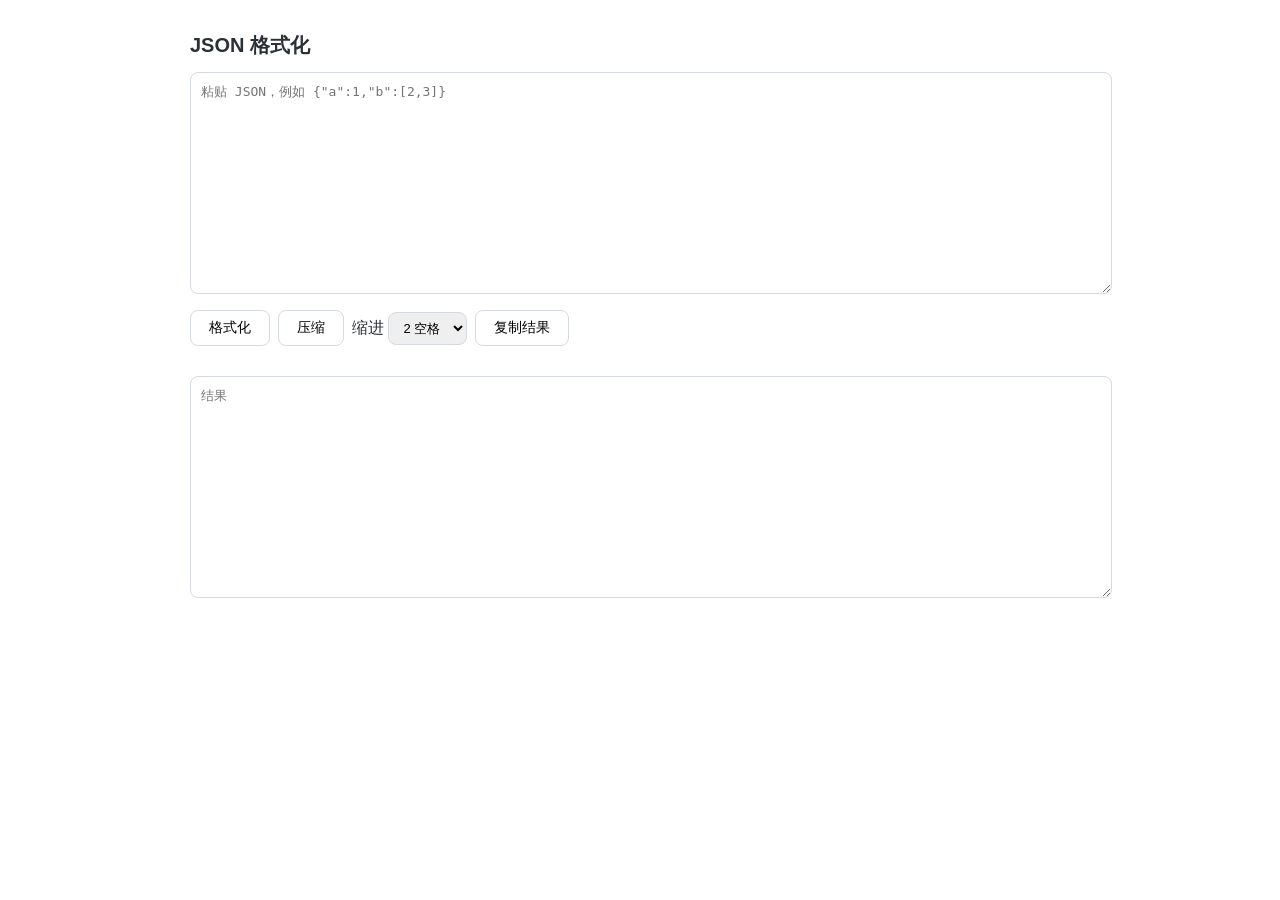
<file: tools/格式转换/JSON格式化.html>
<!DOCTYPE html>
<html lang="zh-CN">
<head>
  <meta charset="UTF-8">
  <meta name="viewport" content="width=device-width, initial-scale=1.0">
  <title>JSON 格式化</title>
  <style>
    body { font-family: "Segoe UI", "Microsoft YaHei", sans-serif; max-width: 900px; margin: 32px auto; padding: 0 16px; color: #2b2f36; }
    h1 { font-size: 20px; }
    textarea { width: 100%; height: 200px; font-family: Consolas, monospace; font-size: 13px; padding: 10px; border: 1px solid #d5d9e0; border-radius: 8px; }
    .row { margin: 12px 0; display: flex; gap: 8px; align-items: center; }
    button { padding: 8px 18px; font-size: 14px; border: 1px solid #d5d9e0; border-radius: 8px; background: #fff; cursor: pointer; }
    button:hover { background: #f0f3fa; }
    select { padding: 7px 10px; border: 1px solid #d5d9e0; border-radius: 8px; font-size: 13px; }
    #error { color: #c0392b; font-size: 13px; min-height: 18px; margin-top: 6px; }
    #stats { color: #7b828d; font-size: 13px; }
  </style>
</head>
<body>
  <h1>JSON 格式化</h1>
  <textarea id="input" placeholder='粘贴 JSON，例如 {"a":1,"b":[2,3]}'></textarea>
  <div class="row">
    <button id="format">格式化</button>
    <button id="minify">压缩</button>
    <label>缩进
      <select id="indent">
        <option value="2" selected>2 空格</option>
        <option value="4">4 空格</option>
        <option value="tab">Tab</option>
      </select>
    </label>
    <button id="copy">复制结果</button>
  </div>
  <div id="error"></div>
  <textarea id="output" readonly placeholder="结果"></textarea>
  <div id="stats"></div>
  <script>
    const input = document.getElementById('input');
    const output = document.getElementById('output');
    const error = document.getElementById('error');
    const stats = document.getElementById('stats');
    const indentSel = document.getElementById('indent');

    function indentValue() {
      return indentSel.value === 'tab' ? '\t' : Number(indentSel.value);
    }

    function run(minify) {
      error.textContent = '';
      stats.textContent = '';
      let parsed;
      try {
        parsed = JSON.parse(input.value);
      } catch (err) {
        error.textContent = 'JSON 解析失败：' + err.message;
        output.value = '';
        return;
      }
      output.value = minify ? JSON.stringify(parsed) : JSON.stringify(parsed, null, indentValue());
      const type = Array.isArray(parsed) ? 'array' : typeof parsed;
      stats.textContent = '解析成功，根类型: ' + type + '，输出长度: ' + output.value.length;
    }

    document.getElementById('format').addEventListener('click', () => run(false));
    document.getElementById('minify').addEventListener('click', () => run(true));
    document.getElementById('copy').addEventListener('click', async () => {
      if (!output.value) return;
      try {
        await navigator.clipboard.writeText(output.value);
        stats.textContent = '已复制到剪贴板';
      } catch (err) {
        stats.textContent = '复制失败，请手动选择文本复制';
      }
    });
  </script>
</body>
</html>
</file>
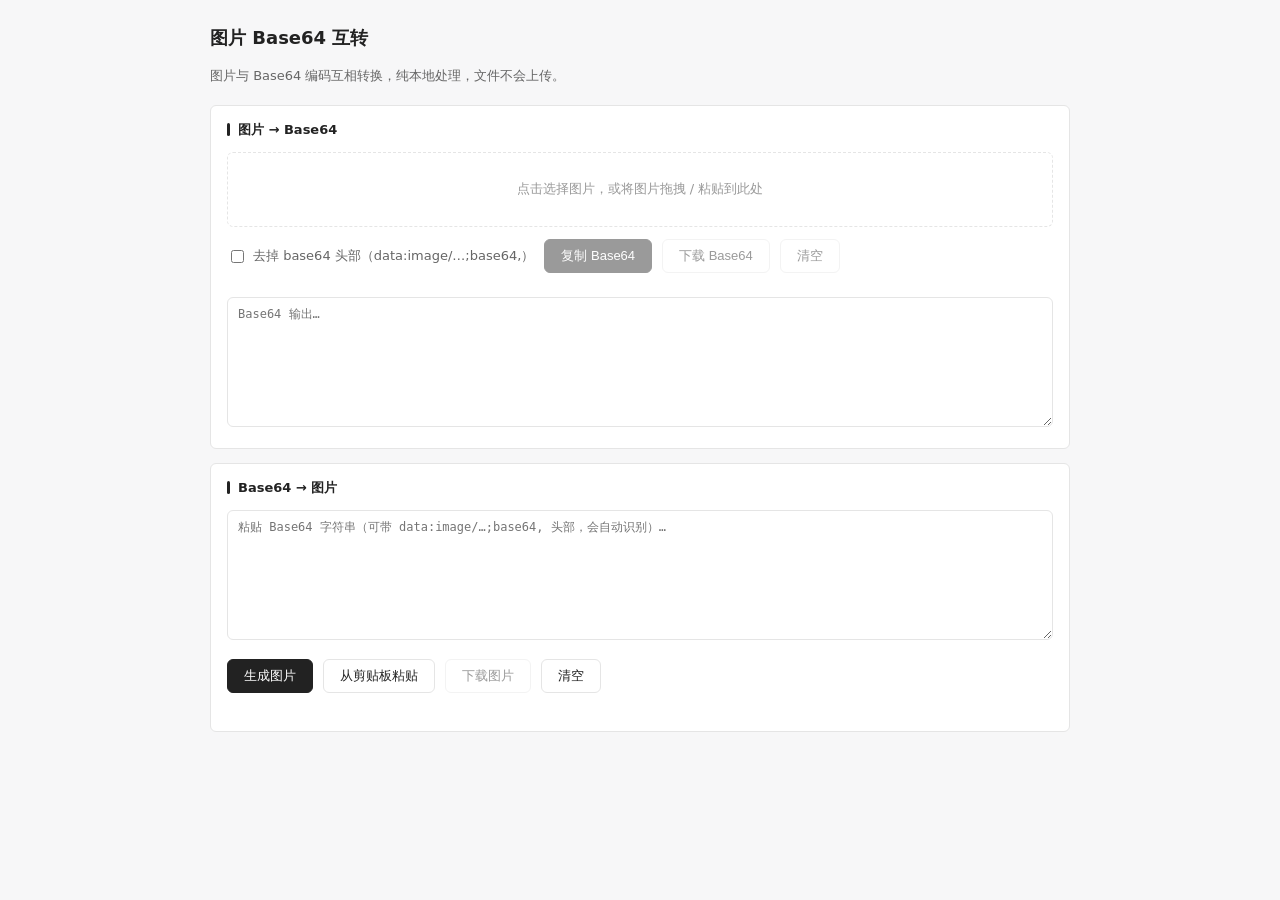
<file: tools/格式转换/图片Base64互转.html>
<!DOCTYPE html>
<html lang="zh-CN">
<head>
  <meta charset="UTF-8">
  <meta name="viewport" content="width=device-width, initial-scale=1.0">
  <title>图片 Base64 互转</title>
  <style>
    :root {
      --bg: #f7f7f8;
      --surface: #ffffff;
      --text: #222222;
      --text-2: #666666;
      --text-3: #999999;
      --border: #e5e5e5;
      --row-hover: #f5f5f6;
      --primary-bg: #222222;
      --primary-text: #ffffff;
      --danger: #c0392b;
      --radius: 6px;
    }
    * { box-sizing: border-box; }
    body {
      font-family: "Segoe UI", "Microsoft YaHei", system-ui, -apple-system, sans-serif;
      background: var(--bg);
      color: var(--text);
      max-width: 900px;
      margin: 0 auto;
      padding: 24px 20px 48px;
      font-size: 14px;
      line-height: 1.6;
    }
    h1 { font-size: 18px; font-weight: 600; margin: 0 0 4px; }
    .sub { color: var(--text-2); font-size: 13px; margin-bottom: 18px; }
    .panel {
      background: var(--surface);
      border: 1px solid var(--border);
      border-radius: var(--radius);
      padding: 14px 16px;
      margin-bottom: 14px;
    }
    .panel-title {
      display: flex;
      align-items: center;
      gap: 8px;
      font-size: 13px;
      font-weight: 600;
      margin-bottom: 12px;
    }
    .panel-title::before {
      content: "";
      width: 3px;
      height: 13px;
      border-radius: 2px;
      background: var(--primary-bg);
    }
    .row { display: flex; gap: 10px; align-items: center; flex-wrap: wrap; }
    .row + .row { margin-top: 10px; }
    button {
      padding: 7px 16px;
      font-size: 13px;
      border: 1px solid var(--border);
      border-radius: var(--radius);
      background: var(--surface);
      color: var(--text);
      cursor: pointer;
    }
    button:hover { background: var(--row-hover); }
    button.primary { background: var(--primary-bg); border-color: var(--primary-bg); color: var(--primary-text); }
    button.primary:hover { opacity: 0.85; }
    button:disabled { opacity: 0.45; cursor: not-allowed; }
    textarea {
      width: 100%;
      height: 130px;
      font-family: Consolas, Menlo, monospace;
      font-size: 12px;
      padding: 8px 10px;
      border: 1px solid var(--border);
      border-radius: var(--radius);
      resize: vertical;
      color: var(--text);
      background: var(--surface);
    }
    textarea:focus { outline: none; border-color: var(--text-3); }
    .muted { color: var(--text-3); font-size: 12px; }
    .meta { color: var(--text-2); font-size: 12px; }
    .drop {
      border: 1.5px dashed var(--border);
      border-radius: var(--radius);
      padding: 26px 16px;
      text-align: center;
      color: var(--text-3);
      font-size: 13px;
      cursor: pointer;
      transition: border-color 0.15s, background 0.15s;
    }
    .drop:hover, .drop.over { border-color: var(--primary-bg); background: var(--row-hover); }
    .preview {
      display: flex;
      gap: 14px;
      align-items: flex-start;
      margin-top: 12px;
    }
    .preview img {
      max-width: 220px;
      max-height: 160px;
      border: 1px solid var(--border);
      border-radius: var(--radius);
      background:
        conic-gradient(#f0f0f0 25%, #fff 0 50%, #f0f0f0 0 75%, #fff 0) 0 0/16px 16px;
      object-fit: contain;
    }
    .msg { font-size: 12px; min-height: 18px; margin-top: 6px; }
    .msg.error { color: var(--danger); }
    .msg.ok { color: #1e7e34; }
    label.check { display: inline-flex; align-items: center; gap: 6px; font-size: 13px; color: var(--text-2); cursor: pointer; }
    input[type="checkbox"] { accent-color: var(--primary-bg); cursor: pointer; }
    .hidden { display: none; }
  </style>
</head>
<body>
  <h1>图片 Base64 互转</h1>
  <p class="sub">图片与 Base64 编码互相转换，纯本地处理，文件不会上传。</p>

  <!-- 图片 → Base64 -->
  <div class="panel">
    <div class="panel-title">图片 → Base64</div>
    <div class="drop" id="drop">点击选择图片，或将图片拖拽 / 粘贴到此处</div>
    <input type="file" id="file" accept="image/*" class="hidden">
    <div class="row" style="margin-top: 12px;">
      <label class="check"><input type="checkbox" id="noHeader">去掉 base64 头部（data:image/…;base64,）</label>
      <button id="copy64" class="primary" disabled>复制 Base64</button>
      <button id="downloadTxt" disabled>下载 Base64</button>
      <button id="clearImg" disabled>清空</button>
    </div>
    <div class="preview hidden" id="imgPreviewWrap">
      <img id="imgPreview" alt="预览" decoding="async">
      <div class="meta" id="imgMeta"></div>
    </div>
    <div class="msg" id="msg1"></div>
    <textarea id="b64out" placeholder="Base64 输出…" spellcheck="false"></textarea>
  </div>

  <!-- Base64 → 图片 -->
  <div class="panel">
    <div class="panel-title">Base64 → 图片</div>
    <textarea id="b64in" placeholder="粘贴 Base64 字符串（可带 data:image/…;base64, 头部，会自动识别）…" spellcheck="false"></textarea>
    <div class="row" style="margin-top: 12px;">
      <button id="decodeBtn" class="primary">生成图片</button>
      <button id="pasteBtn">从剪贴板粘贴</button>
      <button id="downloadBtn" disabled>下载图片</button>
      <button id="clearDecode">清空</button>
    </div>
    <div class="preview hidden" id="decPreviewWrap">
      <img id="decPreview" alt="预览" decoding="async">
      <div class="meta" id="decMeta"></div>
    </div>
    <div class="msg" id="msg2"></div>
  </div>

  <script>
    const $ = id => document.getElementById(id);
    const drop = $('drop'), fileInput = $('file');
    const b64out = $('b64out'), b64in = $('b64in');
    const noHeader = $('noHeader');
    const msg1 = $('msg1'), msg2 = $('msg2');
    const PREFIX_RE = /^data:([^;,]+);base64,/i;
    const DISPLAY_LIMIT = 200000; // 输出/输入 textarea 只显示这么多字符，避免大字符串卡渲染
    const LS_KEY = 'imgB64NoHeader';

    let currentDataUrl = null;      // 完整 data URL（图→b64）
    let currentDecode = null;       // { mime, bytes }（b64→图）
    let rawInputFull = null;        // 超大输入的完整内容（输入框仅截断显示）

    function fmtSize(bytes) {
      if (bytes < 1024) return bytes + ' B';
      if (bytes < 1024 * 1024) return (bytes / 1024).toFixed(1) + ' KB';
      return (bytes / 1024 / 1024).toFixed(2) + ' MB';
    }

    function setMsg(el, text, type) {
      el.textContent = text || '';
      el.className = 'msg' + (type ? ' ' + type : '');
    }

    async function copyText(text) {
      if (navigator.clipboard && navigator.clipboard.writeText) {
        await navigator.clipboard.writeText(text);
        return;
      }
      const ta = document.createElement('textarea');
      ta.value = text;
      ta.style.position = 'fixed';
      ta.style.opacity = '0';
      document.body.appendChild(ta);
      ta.select();
      document.execCommand('copy');
      ta.remove();
    }

    function outputText() {
      if (!currentDataUrl) return '';
      return noHeader.checked ? currentDataUrl.replace(PREFIX_RE, '') : currentDataUrl;
    }

    function displayText() {
      const full = outputText();
      if (full.length <= DISPLAY_LIMIT) return full;
      return full.slice(0, DISPLAY_LIMIT) +
        '\n\n……[已截断显示：完整内容共 ' + full.length.toLocaleString() +
        ' 字符（约 ' + fmtSize(full.length) + '），请使用「复制 Base64」或「下载 Base64」获取完整内容]';
    }

    function refreshOutput() {
      b64out.value = displayText();
    }

    function loadImageFile(f) {
      setMsg(msg1, '');
      if (!f || !f.type.startsWith('image/')) {
        setMsg(msg1, '请选择图片文件（png / jpg / gif / webp / svg 等）', 'error');
        return;
      }
      const reader = new FileReader();
      reader.onload = () => {
        currentDataUrl = reader.result;
        const pure = currentDataUrl.replace(PREFIX_RE, '');
        $('imgPreview').src = currentDataUrl;
        $('imgMeta').textContent =
          (f.name || '图片') + '　' + (f.type || '未知类型') + '　' + fmtSize(f.size) +
          '　Base64 长度: ' + pure.length.toLocaleString();
        $('imgPreviewWrap').classList.remove('hidden');
        $('copy64').disabled = false;
        $('downloadTxt').disabled = false;
        $('clearImg').disabled = false;
        refreshOutput();
      };
      reader.onerror = () => setMsg(msg1, '文件读取失败', 'error');
      reader.readAsDataURL(f);
    }

    drop.addEventListener('click', () => fileInput.click());
    fileInput.addEventListener('change', () => {
      if (fileInput.files.length) loadImageFile(fileInput.files[0]);
    });
    drop.addEventListener('dragover', e => { e.preventDefault(); drop.classList.add('over'); });
    drop.addEventListener('dragleave', () => drop.classList.remove('over'));
    drop.addEventListener('drop', e => {
      e.preventDefault();
      drop.classList.remove('over');
      if (e.dataTransfer.files.length) loadImageFile(e.dataTransfer.files[0]);
    });
    window.addEventListener('paste', e => {
      const items = e.clipboardData && e.clipboardData.items;
      if (!items) return;
      for (const it of items) {
        if (it.type.startsWith('image/')) {
          loadImageFile(it.getAsFile());
          return;
        }
      }
    });

    noHeader.checked = localStorage.getItem(LS_KEY) === '1';
    noHeader.addEventListener('change', () => {
      localStorage.setItem(LS_KEY, noHeader.checked ? '1' : '0');
      refreshOutput();
    });

    $('copy64').addEventListener('click', async () => {
      const text = outputText();
      if (!text) return;
      try {
        await copyText(text);
        setMsg(msg1, '已复制到剪贴板（' + text.length.toLocaleString() + ' 字符）', 'ok');
      } catch (err) {
        setMsg(msg1, '复制失败，请手动选择文本复制', 'error');
      }
    });

    $('downloadTxt').addEventListener('click', () => {
      const text = outputText();
      if (!text) return;
      const a = document.createElement('a');
      a.href = URL.createObjectURL(new Blob([text], { type: 'text/plain' }));
      a.download = 'base64.txt';
      a.click();
      setTimeout(() => URL.revokeObjectURL(a.href), 1000);
    });

    $('clearImg').addEventListener('click', () => {
      currentDataUrl = null;
      b64out.value = '';
      fileInput.value = '';
      $('imgPreviewWrap').classList.add('hidden');
      $('imgPreview').src = '';
      $('copy64').disabled = true;
      $('downloadTxt').disabled = true;
      $('clearImg').disabled = true;
      setMsg(msg1, '');
    });

    function handlePastedText(text) {
      if (text.length > DISPLAY_LIMIT) {
        rawInputFull = text.trim().replace(/\s+/g, '');
        b64in.value = text.slice(0, DISPLAY_LIMIT);
        setMsg(msg2, '内容过大（共 ' + rawInputFull.length.toLocaleString() +
          ' 字符），输入框仅显示前 ' + DISPLAY_LIMIT.toLocaleString() +
          ' 字符，完整内容已保留，直接点击「生成图片」即可；如需修改请重新粘贴较小的内容');
      } else {
        rawInputFull = null;
        b64in.value = text.trim();
      }
    }

    // 优先使用内存中的完整内容（输入框可能已截断显示）
    function decodeInput() {
      return rawInputFull || b64in.value.trim().replace(/\s+/g, '');
    }

    function decodeBase64() {
      setMsg(msg2, '');
      let raw = decodeInput();
      if (!raw) { setMsg(msg2, '请先粘贴 Base64 字符串', 'error'); return; }

      let mime = 'image/png';
      const m = raw.match(PREFIX_RE);
      if (m) {
        mime = m[1];
        raw = raw.slice(m[0].length);
      }

      setMsg(msg2, '解码中…');
      // 先让 UI 渲染提示，再执行大字符串解码，避免主线程冻结感
      setTimeout(() => {
        // fetch data: URL 由浏览器原生解码 base64，比 JS 循环快且不阻塞 UI
        fetch('data:' + mime + ';base64,' + raw)
          .then(r => {
            if (!r.ok) throw new Error('bad data url');
            return r.arrayBuffer();
          })
          .then(buf => {
            const bytes = new Uint8Array(buf);
            if (bytes.length === 0) throw new Error('empty');
            currentDecode = { mime, bytes };
            const url = URL.createObjectURL(new Blob([bytes], { type: mime }));
            $('decPreview').src = url;
            $('decMeta').textContent = mime + '　' + fmtSize(bytes.length);
            $('decPreviewWrap').classList.remove('hidden');
            $('downloadBtn').disabled = false;
            setMsg(msg2, '解码成功', 'ok');
          })
          .catch(() => {
            currentDecode = null;
            $('decPreviewWrap').classList.add('hidden');
            $('decPreview').src = '';
            $('downloadBtn').disabled = true;
            setMsg(msg2, 'Base64 无效或不是图片数据，无法解码', 'error');
          });
      }, 0);
    }

    $('decodeBtn').addEventListener('click', decodeBase64);

    // 拦截超大文本粘贴：完整内容进内存，输入框截断显示
    b64in.addEventListener('paste', e => {
      const text = e.clipboardData && e.clipboardData.getData('text');
      if (!text || text.length <= DISPLAY_LIMIT) {
        rawInputFull = null;
        return;
      }
      e.preventDefault();
      handlePastedText(text);
    });

    // 用户手动编辑输入框后，截断显示的文本已不完整，丢弃内存中的完整内容
    b64in.addEventListener('input', () => {
      rawInputFull = null;
      setMsg(msg2, '');
    });

    $('pasteBtn').addEventListener('click', async () => {
      try {
        const text = await navigator.clipboard.readText();
        if (text) {
          handlePastedText(text);
          decodeBase64();
        } else {
          setMsg(msg2, '剪贴板中没有文本', 'error');
        }
      } catch (err) {
        setMsg(msg2, '无法读取剪贴板，请手动粘贴（Ctrl+V）', 'error');
      }
    });

    $('downloadBtn').addEventListener('click', () => {
      if (!currentDecode) return;
      const ext = (currentDecode.mime.split('/')[1] || 'png').split('+')[0].replace('jpeg', 'jpg');
      const a = document.createElement('a');
      a.href = URL.createObjectURL(new Blob([currentDecode.bytes], { type: currentDecode.mime }));
      a.download = 'image.' + ext;
      a.click();
      setTimeout(() => URL.revokeObjectURL(a.href), 1000);
    });

    $('clearDecode').addEventListener('click', () => {
      b64in.value = '';
      rawInputFull = null;
      currentDecode = null;
      $('decPreviewWrap').classList.add('hidden');
      $('decPreview').src = '';
      $('downloadBtn').disabled = true;
      setMsg(msg2, '');
    });
  </script>
</body>
</html>
</file>
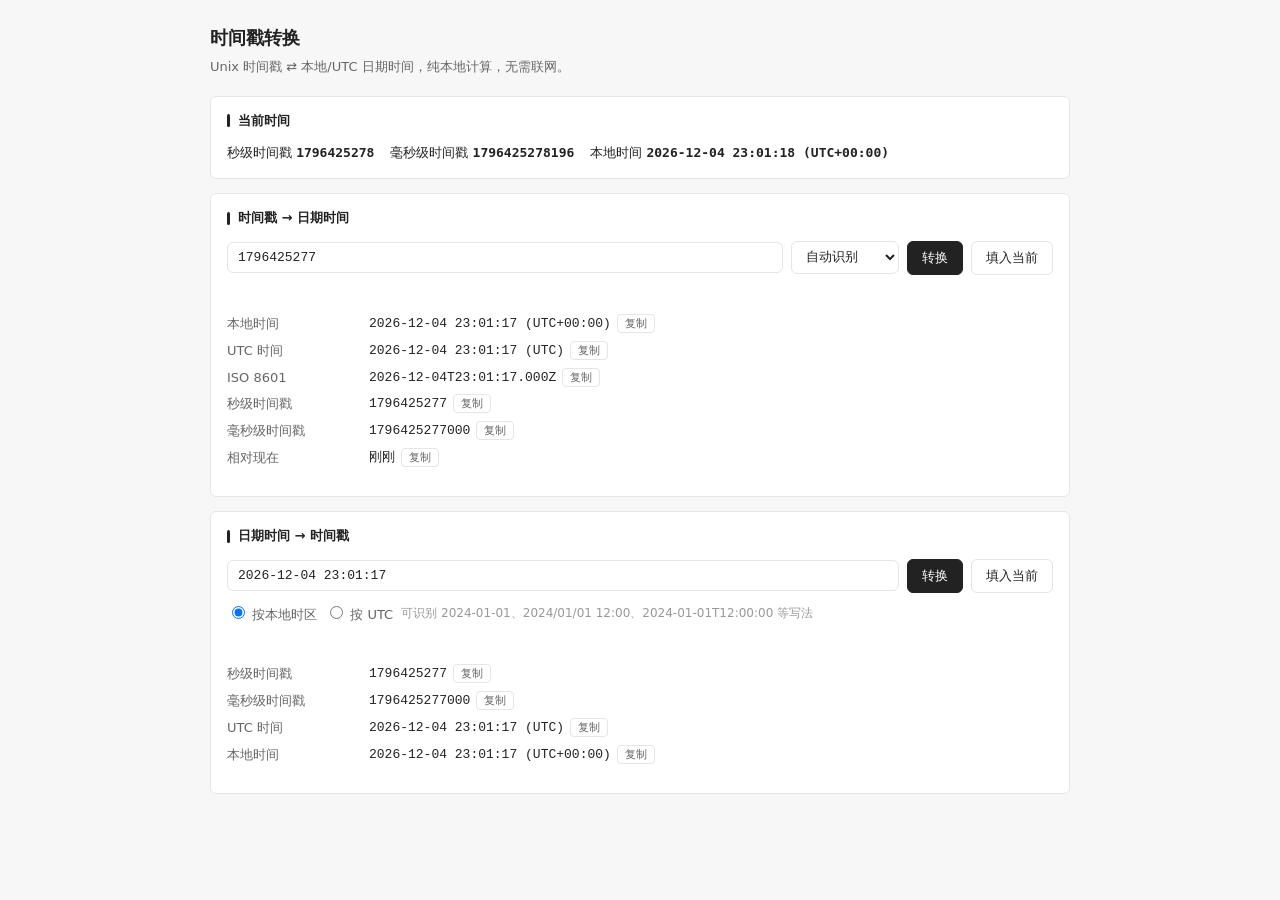
<file: tools/格式转换/时间戳转换.html>
<!DOCTYPE html>
<html lang="zh-CN">
<head>
  <meta charset="UTF-8">
  <meta name="viewport" content="width=device-width, initial-scale=1.0">
  <title>时间戳转换</title>
  <style>
    :root {
      --bg: #f7f7f8;
      --surface: #ffffff;
      --text: #222222;
      --text-2: #666666;
      --text-3: #999999;
      --border: #e5e5e5;
      --row-hover: #f5f5f6;
      --primary-bg: #222222;
      --primary-text: #ffffff;
      --radius: 6px;
    }
    * { box-sizing: border-box; }
    body {
      font-family: "Segoe UI", "Microsoft YaHei", system-ui, -apple-system, sans-serif;
      background: var(--bg);
      color: var(--text);
      max-width: 900px;
      margin: 0 auto;
      padding: 24px 20px 48px;
      font-size: 14px;
      line-height: 1.6;
    }
    h1 { font-size: 18px; font-weight: 600; margin: 0 0 4px; }
    .sub { color: var(--text-2); font-size: 13px; margin-bottom: 18px; }
    .panel {
      background: var(--surface);
      border: 1px solid var(--border);
      border-radius: var(--radius);
      padding: 14px 16px;
      margin-bottom: 14px;
    }
    .panel-title {
      display: flex;
      align-items: center;
      gap: 8px;
      font-size: 13px;
      font-weight: 600;
      margin-bottom: 12px;
    }
    .panel-title::before {
      content: "";
      width: 3px;
      height: 13px;
      border-radius: 2px;
      background: var(--primary-bg);
    }
    .row { display: flex; gap: 8px; align-items: center; flex-wrap: wrap; }
    .row + .row { margin-top: 10px; }
    label { font-size: 13px; color: var(--text-2); }
    input[type="text"], select {
      padding: 7px 10px;
      font-size: 13px;
      font-family: Consolas, "Courier New", ui-monospace, monospace;
      color: var(--text);
      background: var(--surface);
      border: 1px solid var(--border);
      border-radius: var(--radius);
    }
    input[type="text"] { flex: 1; min-width: 180px; }
    input[type="text"]:focus, select:focus { outline: none; border-color: var(--text-3); }
    button {
      padding: 7px 14px;
      font-size: 13px;
      color: var(--text);
      background: var(--surface);
      border: 1px solid var(--border);
      border-radius: var(--radius);
      cursor: pointer;
      font-family: inherit;
    }
    button:hover { background: var(--row-hover); border-color: #d9d9d9; }
    button.primary {
      color: var(--primary-text);
      background: var(--primary-bg);
      border-color: var(--primary-bg);
    }
    button.primary:hover { background: #000000; }
    button:focus-visible { outline: 2px solid var(--text-3); outline-offset: 2px; }
    .kv { display: grid; grid-template-columns: 130px 1fr; gap: 6px 12px; font-size: 13px; }
    .kv dt { color: var(--text-2); }
    .kv dd {
      margin: 0;
      font-family: Consolas, "Courier New", ui-monospace, monospace;
      word-break: break-all;
    }
    .copy {
      margin-left: 6px;
      padding: 1px 7px;
      font-size: 11px;
      font-family: inherit;
      color: var(--text-2);
      background: transparent;
      border: 1px solid var(--border);
      border-radius: 4px;
      cursor: pointer;
      vertical-align: middle;
    }
    .copy:hover { background: var(--row-hover); color: var(--text); }
    .error { color: #c0392b; font-size: 13px; min-height: 18px; margin-top: 8px; }
    .hint { color: var(--text-3); font-size: 12px; }
    .now-list { display: flex; gap: 16px; flex-wrap: wrap; font-size: 13px; }
    .now-list b { font-weight: 600; font-family: Consolas, monospace; }
    @media (max-width: 640px) {
      .kv { grid-template-columns: 1fr; gap: 0 0; }
      .kv dd { margin-bottom: 6px; }
    }
  </style>
</head>
<body>
  <h1>时间戳转换</h1>
  <div class="sub">Unix 时间戳 ⇄ 本地/UTC 日期时间，纯本地计算，无需联网。</div>

  <div class="panel">
    <div class="panel-title">当前时间</div>
    <div class="now-list">
      <span>秒级时间戳 <b id="now-sec">-</b></span>
      <span>毫秒级时间戳 <b id="now-ms">-</b></span>
      <span>本地时间 <b id="now-local">-</b></span>
    </div>
  </div>

  <div class="panel">
    <div class="panel-title">时间戳 → 日期时间</div>
    <div class="row">
      <input type="text" id="ts-input" placeholder="例如 1700000000 或 1700000000000" autocomplete="off">
      <select id="ts-unit">
        <option value="auto" selected>自动识别</option>
        <option value="s">秒 (s)</option>
        <option value="ms">毫秒 (ms)</option>
      </select>
      <button class="primary" id="ts-convert">转换</button>
      <button id="ts-now">填入当前</button>
    </div>
    <div class="error" id="ts-error"></div>
    <dl class="kv" id="ts-result" hidden>
      <dt>本地时间</dt><dd id="out-local"></dd>
      <dt>UTC 时间</dt><dd id="out-utc"></dd>
      <dt>ISO 8601</dt><dd id="out-iso"></dd>
      <dt>秒级时间戳</dt><dd id="out-sec"></dd>
      <dt>毫秒级时间戳</dt><dd id="out-ms"></dd>
      <dt>相对现在</dt><dd id="out-rel"></dd>
    </dl>
  </div>

  <div class="panel">
    <div class="panel-title">日期时间 → 时间戳</div>
    <div class="row">
      <input type="text" id="dt-input" placeholder="例如 2024-01-01 12:00:00" autocomplete="off">
      <button class="primary" id="dt-convert">转换</button>
      <button id="dt-now">填入当前</button>
    </div>
    <div class="row">
      <label><input type="radio" name="dt-zone" value="local" checked> 按本地时区</label>
      <label><input type="radio" name="dt-zone" value="utc"> 按 UTC</label>
      <span class="hint">可识别 2024-01-01、2024/01/01 12:00、2024-01-01T12:00:00 等写法</span>
    </div>
    <div class="error" id="dt-error"></div>
    <dl class="kv" id="dt-result" hidden>
      <dt>秒级时间戳</dt><dd id="dt-out-sec"></dd>
      <dt>毫秒级时间戳</dt><dd id="dt-out-ms"></dd>
      <dt>UTC 时间</dt><dd id="dt-out-utc"></dd>
      <dt>本地时间</dt><dd id="dt-out-local"></dd>
    </dl>
  </div>

  <script>
    const pad = (n, len = 2) => String(n).padStart(len, '0');

    // Format a Date as local time: YYYY-MM-DD HH:mm:ss
    function formatLocal(date) {
      return `${date.getFullYear()}-${pad(date.getMonth() + 1)}-${pad(date.getDate())} `
        + `${pad(date.getHours())}:${pad(date.getMinutes())}:${pad(date.getSeconds())}`;
    }

    // Format a Date as UTC time: YYYY-MM-DD HH:mm:ss
    function formatUtc(date) {
      return `${date.getUTCFullYear()}-${pad(date.getUTCMonth() + 1)}-${pad(date.getUTCDate())} `
        + `${pad(date.getUTCHours())}:${pad(date.getUTCMinutes())}:${pad(date.getUTCSeconds())}`;
    }

    function timezoneLabel() {
      const offsetMin = -new Date().getTimezoneOffset();
      const sign = offsetMin >= 0 ? '+' : '-';
      const abs = Math.abs(offsetMin);
      return `UTC${sign}${pad(Math.floor(abs / 60))}:${pad(abs % 60)}`;
    }

    // Human readable distance between two timestamps
    function relativeText(targetMs, nowMs) {
      const diff = targetMs - nowMs;
      const abs = Math.abs(diff);
      if (abs < 1000) return '刚刚';
      const units = [
        ['天', 86400000],
        ['小时', 3600000],
        ['分钟', 60000],
        ['秒', 1000],
      ];
      for (const [name, size] of units) {
        if (abs >= size) {
          const value = Math.floor(abs / size);
          return diff < 0 ? `${value} ${name}前` : `${value} ${name}后`;
        }
      }
      return '刚刚';
    }

    function addCopy(targetDd, text) {
      const btn = document.createElement('button');
      btn.className = 'copy';
      btn.type = 'button';
      btn.textContent = '复制';
      btn.addEventListener('click', async () => {
        try {
          await navigator.clipboard.writeText(text);
          btn.textContent = '已复制';
        } catch (err) {
          btn.textContent = '复制失败';
        }
        setTimeout(() => { btn.textContent = '复制'; }, 1200);
      });
      targetDd.appendChild(btn);
    }

    function setField(dd, text) {
      dd.textContent = text;
      addCopy(dd, text);
    }

    // ---------- Timestamp -> datetime ----------
    const tsInput = document.getElementById('ts-input');
    const tsUnit = document.getElementById('ts-unit');
    const tsError = document.getElementById('ts-error');
    const tsResult = document.getElementById('ts-result');

    function convertTimestamp() {
      tsError.textContent = '';
      tsResult.hidden = true;
      const raw = tsInput.value.trim();
      if (!raw) {
        tsError.textContent = '请输入时间戳';
        return;
      }
      if (!/^-?\d+(\.\d+)?$/.test(raw)) {
        tsError.textContent = '时间戳只能是数字（可含小数）';
        return;
      }
      let value = Number(raw);
      let unit = tsUnit.value;
      if (unit === 'auto') unit = Math.abs(value) < 1e11 ? 's' : 'ms';
      const ms = unit === 's' ? value * 1000 : value;
      const date = new Date(ms);
      if (Number.isNaN(date.getTime())) {
        tsError.textContent = '时间戳超出可表示范围';
        return;
      }
      setField(document.getElementById('out-local'), `${formatLocal(date)}  (${timezoneLabel()})`);
      setField(document.getElementById('out-utc'), `${formatUtc(date)}  (UTC)`);
      setField(document.getElementById('out-iso'), date.toISOString());
      setField(document.getElementById('out-sec'), String(Math.floor(ms / 1000)));
      setField(document.getElementById('out-ms'), String(Math.round(ms)));
      setField(document.getElementById('out-rel'), relativeText(ms, Date.now()));
      tsResult.hidden = false;
    }

    document.getElementById('ts-convert').addEventListener('click', convertTimestamp);
    tsInput.addEventListener('keydown', (e) => { if (e.key === 'Enter') convertTimestamp(); });
    document.getElementById('ts-now').addEventListener('click', () => {
      tsInput.value = String(Math.floor(Date.now() / 1000));
      tsUnit.value = 'auto';
      convertTimestamp();
    });

    // ---------- Datetime -> timestamp ----------
    const dtInput = document.getElementById('dt-input');
    const dtError = document.getElementById('dt-error');
    const dtResult = document.getElementById('dt-result');

    function selectedZone() {
      return document.querySelector('input[name="dt-zone"]:checked').value;
    }

    // Parse "YYYY-MM-DD HH:mm[:ss]" / "YYYY/MM/DD" / ISO string into ms
    function parseDateTime(text, zone) {
      const m = text.trim().match(
        /^(\d{4})[-/](\d{1,2})[-/](\d{1,2})(?:[T\s]+(\d{1,2})(?::(\d{1,2}))?(?::(\d{1,2}))?)?$/
      );
      const normalized = text.trim().replace(/\//g, '-').replace(/\s+/, 'T');
      if (m) {
        const [year, month, day] = [Number(m[1]), Number(m[2]), Number(m[3])];
        const hour = m[4] === undefined ? 0 : Number(m[4]);
        const minute = m[5] === undefined ? 0 : Number(m[5]);
        const second = m[6] === undefined ? 0 : Number(m[6]);
        if (month < 1 || month > 12 || day < 1 || day > 31) return NaN;
        if (hour > 23 || minute > 59 || second > 59) return NaN;
        return zone === 'utc'
          ? Date.UTC(year, month - 1, day, hour, minute, second)
          : new Date(year, month - 1, day, hour, minute, second).getTime();
      }
      const parsed = Date.parse(normalized);
      return Number.isNaN(parsed) ? NaN : parsed;
    }

    function convertDateTime() {
      dtError.textContent = '';
      dtResult.hidden = true;
      const raw = dtInput.value.trim();
      if (!raw) {
        dtError.textContent = '请输入日期时间';
        return;
      }
      const zone = selectedZone();
      const ms = parseDateTime(raw, zone);
      if (Number.isNaN(ms)) {
        dtError.textContent = '无法识别该日期时间格式';
        return;
      }
      const date = new Date(ms);
      setField(document.getElementById('dt-out-sec'), String(Math.floor(ms / 1000)));
      setField(document.getElementById('dt-out-ms'), String(ms));
      setField(document.getElementById('dt-out-utc'), `${formatUtc(date)}  (UTC)`);
      setField(document.getElementById('dt-out-local'), `${formatLocal(date)}  (${timezoneLabel()})`);
      dtResult.hidden = false;
    }

    document.getElementById('dt-convert').addEventListener('click', convertDateTime);
    dtInput.addEventListener('keydown', (e) => { if (e.key === 'Enter') convertDateTime(); });
    document.getElementById('dt-now').addEventListener('click', () => {
      dtInput.value = formatLocal(new Date());
      convertDateTime();
    });

    // ---------- Live clock ----------
    function tick() {
      const now = Date.now();
      document.getElementById('now-sec').textContent = Math.floor(now / 1000);
      document.getElementById('now-ms').textContent = now;
      document.getElementById('now-local').textContent = `${formatLocal(new Date(now))} (${timezoneLabel()})`;
    }
    tick();
    setInterval(tick, 1000);

    // Prefill both panels so the page is useful on first paint
    tsInput.value = String(Math.floor(Date.now() / 1000));
    convertTimestamp();
    dtInput.value = formatLocal(new Date());
    convertDateTime();
  </script>
</body>
</html>
</file>
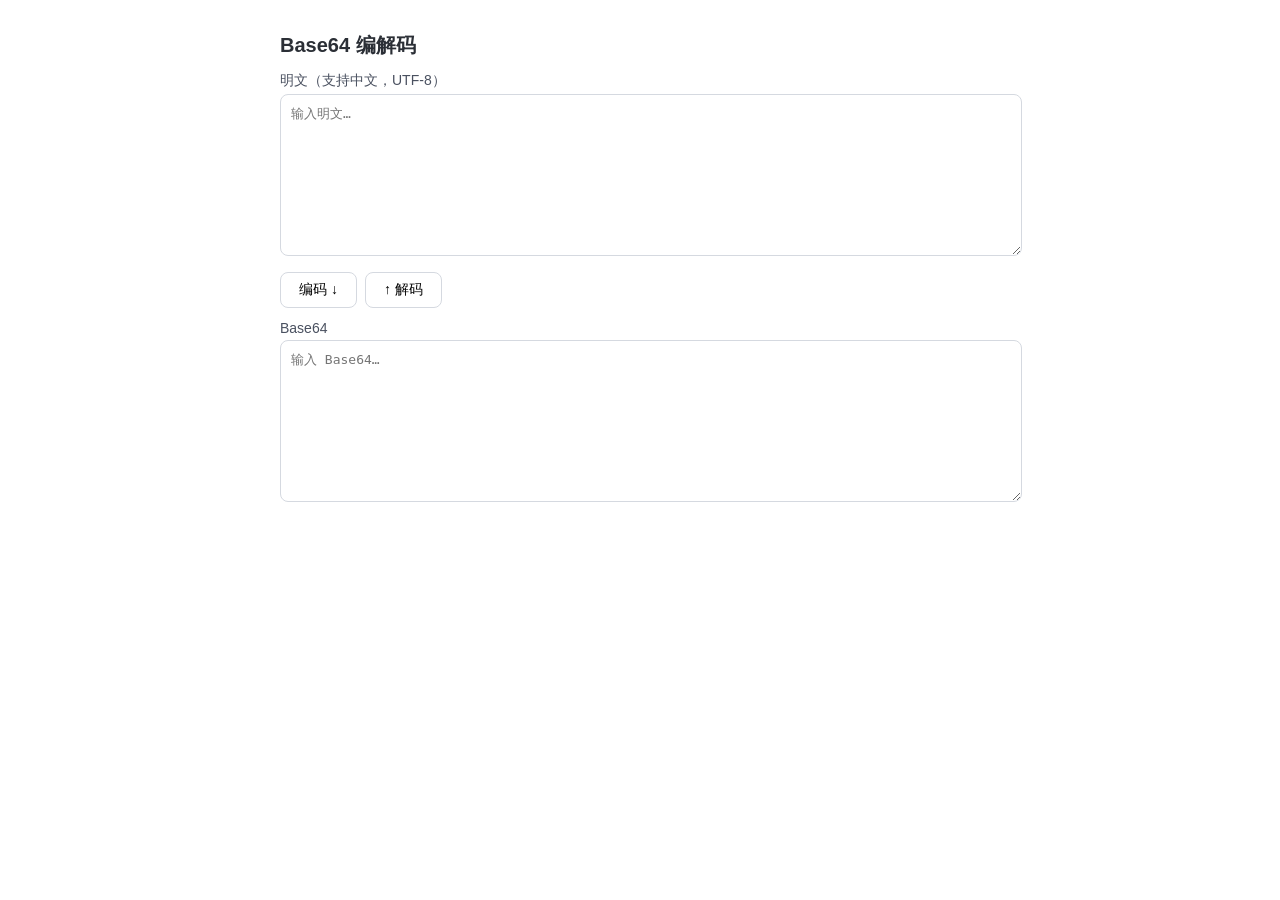
<file: tools/编码加密/Base64编解码.html>
<!DOCTYPE html>
<html lang="zh-CN">
<head>
  <meta charset="UTF-8">
  <meta name="viewport" content="width=device-width, initial-scale=1.0">
  <title>Base64 编解码</title>
  <style>
    body { font-family: "Segoe UI", "Microsoft YaHei", sans-serif; max-width: 720px; margin: 32px auto; padding: 0 16px; color: #2b2f36; }
    h1 { font-size: 20px; }
    textarea { width: 100%; height: 140px; font-family: Consolas, monospace; font-size: 13px; padding: 10px; border: 1px solid #d5d9e0; border-radius: 8px; }
    .row { margin: 12px 0; display: flex; gap: 8px; }
    button { padding: 8px 18px; font-size: 14px; border: 1px solid #d5d9e0; border-radius: 8px; background: #fff; cursor: pointer; }
    button:hover { background: #f0f3fa; }
    #error { color: #c0392b; font-size: 13px; min-height: 18px; margin: 6px 0; }
    label { display: block; margin: 12px 0 4px; font-size: 14px; color: #4a5160; }
  </style>
</head>
<body>
  <h1>Base64 编解码</h1>
  <label for="plain">明文（支持中文，UTF-8）</label>
  <textarea id="plain" placeholder="输入明文…"></textarea>
  <div class="row">
    <button id="encode">编码 ↓</button>
    <button id="decode">↑ 解码</button>
  </div>
  <label for="encoded">Base64</label>
  <textarea id="encoded" placeholder="输入 Base64…"></textarea>
  <div id="error"></div>
  <script>
    const plain = document.getElementById('plain');
    const encoded = document.getElementById('encoded');
    const error = document.getElementById('error');

    function toBase64Utf8(text) {
      const bytes = new TextEncoder().encode(text);
      let bin = '';
      bytes.forEach(b => bin += String.fromCharCode(b));
      return btoa(bin);
    }

    function fromBase64Utf8(b64) {
      const bin = atob(b64.trim());
      const bytes = Uint8Array.from(bin, c => c.charCodeAt(0));
      return new TextDecoder().decode(bytes);
    }

    document.getElementById('encode').addEventListener('click', () => {
      error.textContent = '';
      if (plain.value === '') return;
      encoded.value = toBase64Utf8(plain.value);
    });

    document.getElementById('decode').addEventListener('click', () => {
      error.textContent = '';
      const input = encoded.value.trim();
      if (input === '') return;
      try {
        plain.value = fromBase64Utf8(input);
      } catch (err) {
        error.textContent = 'Base64 解码失败：输入不是合法的 Base64 字符串';
      }
    });
  </script>
</body>
</html>
</file>
